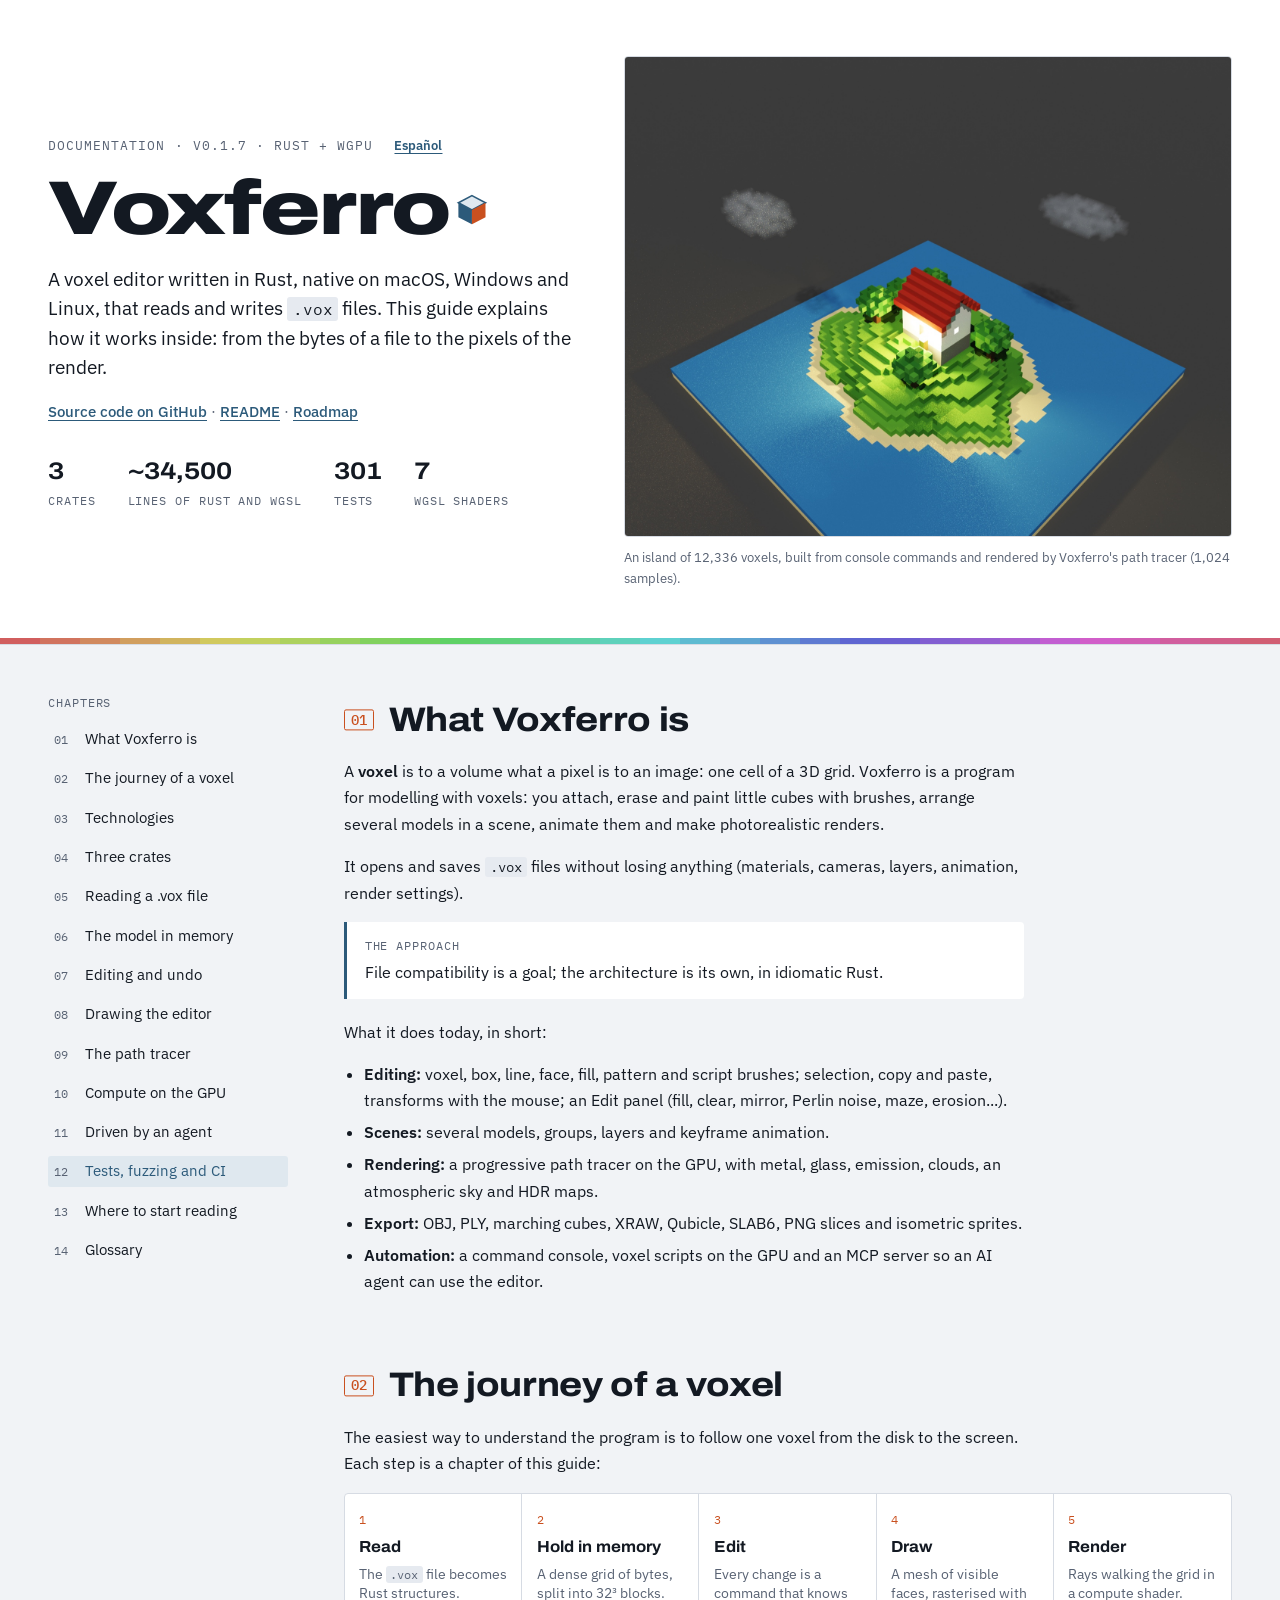
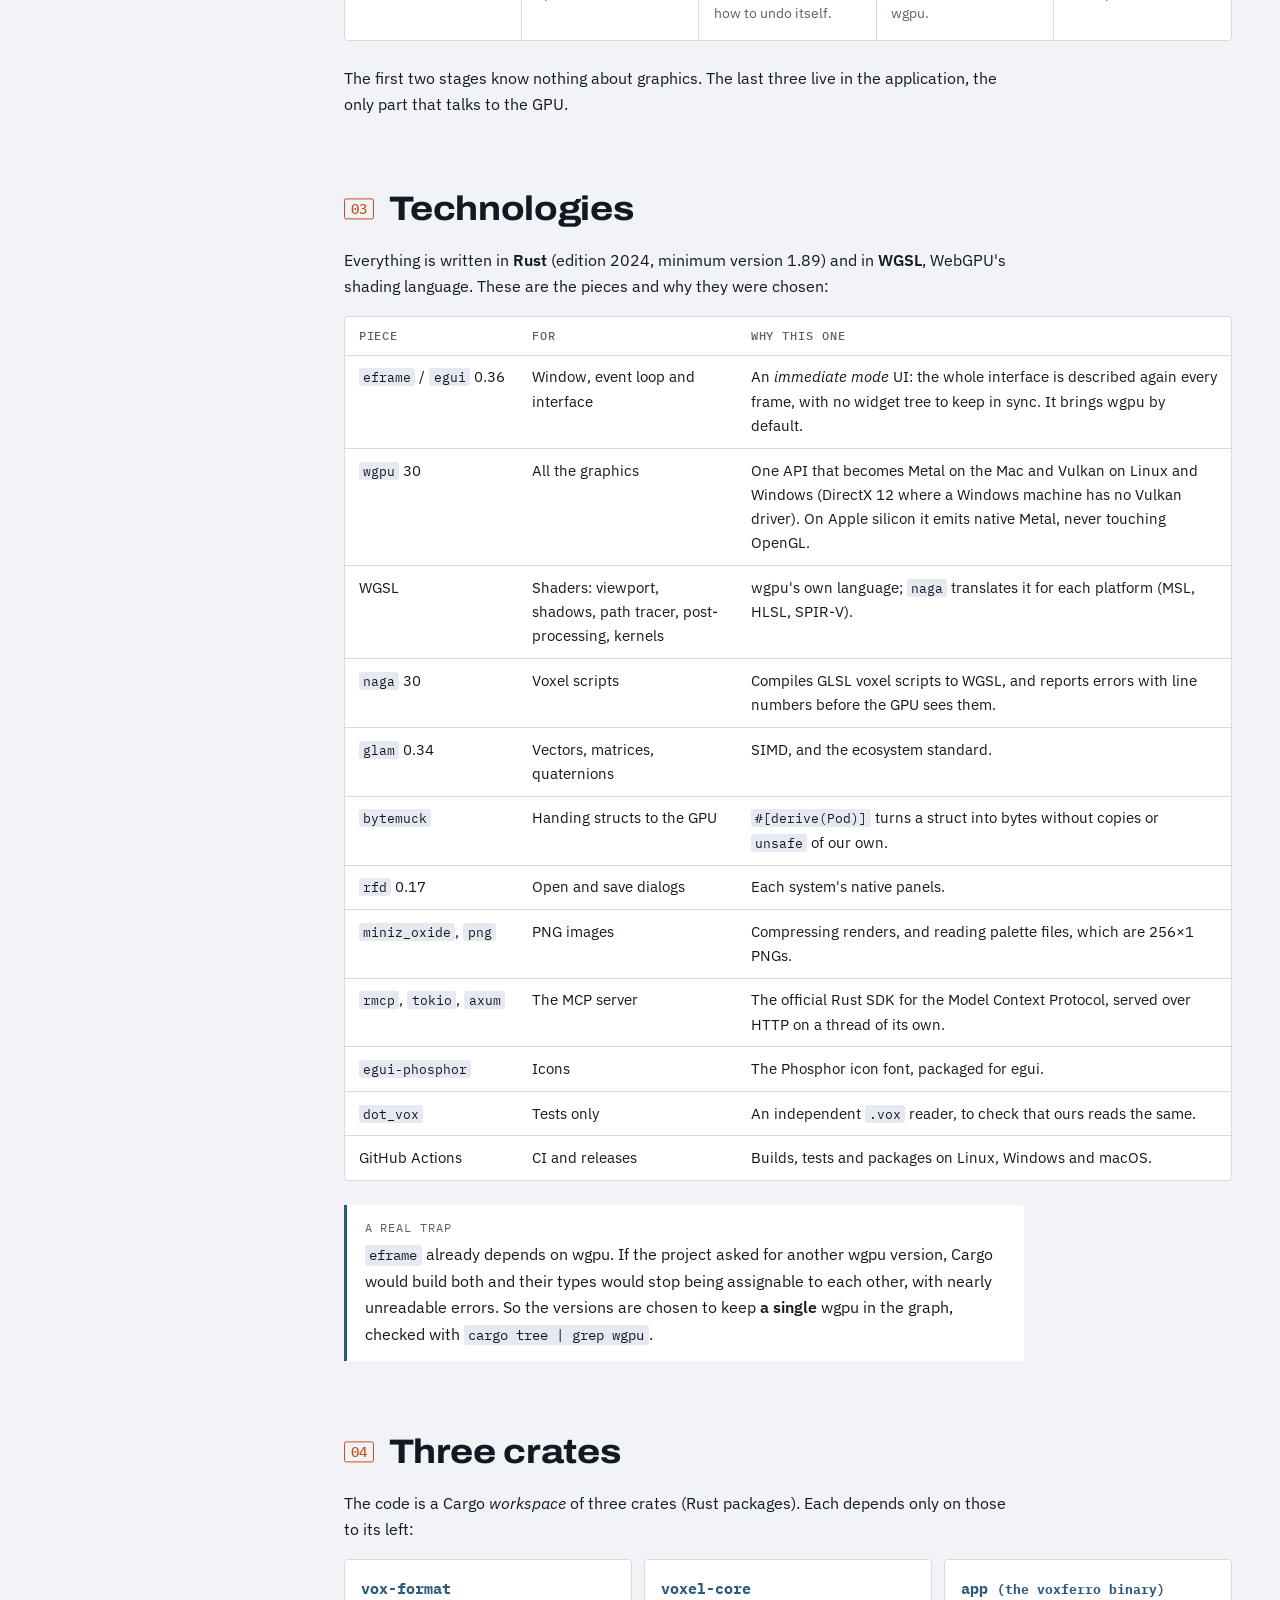
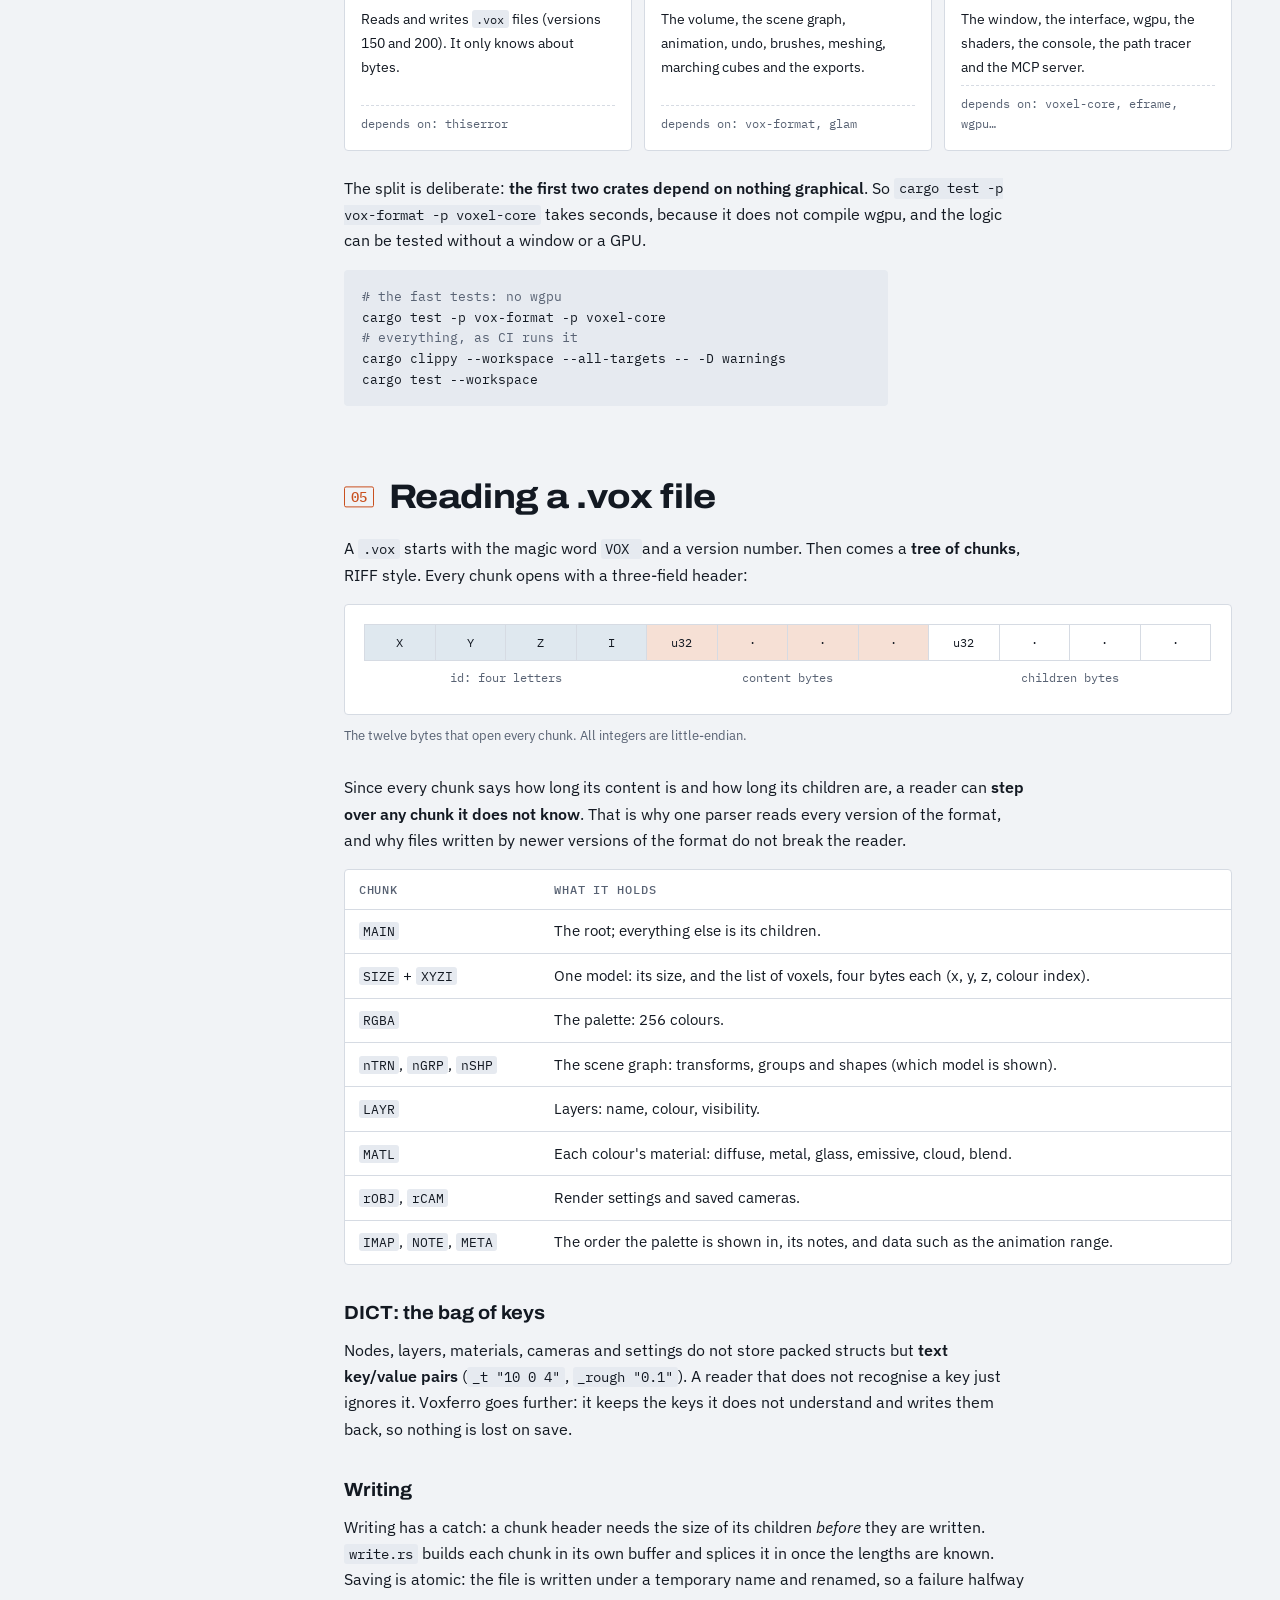
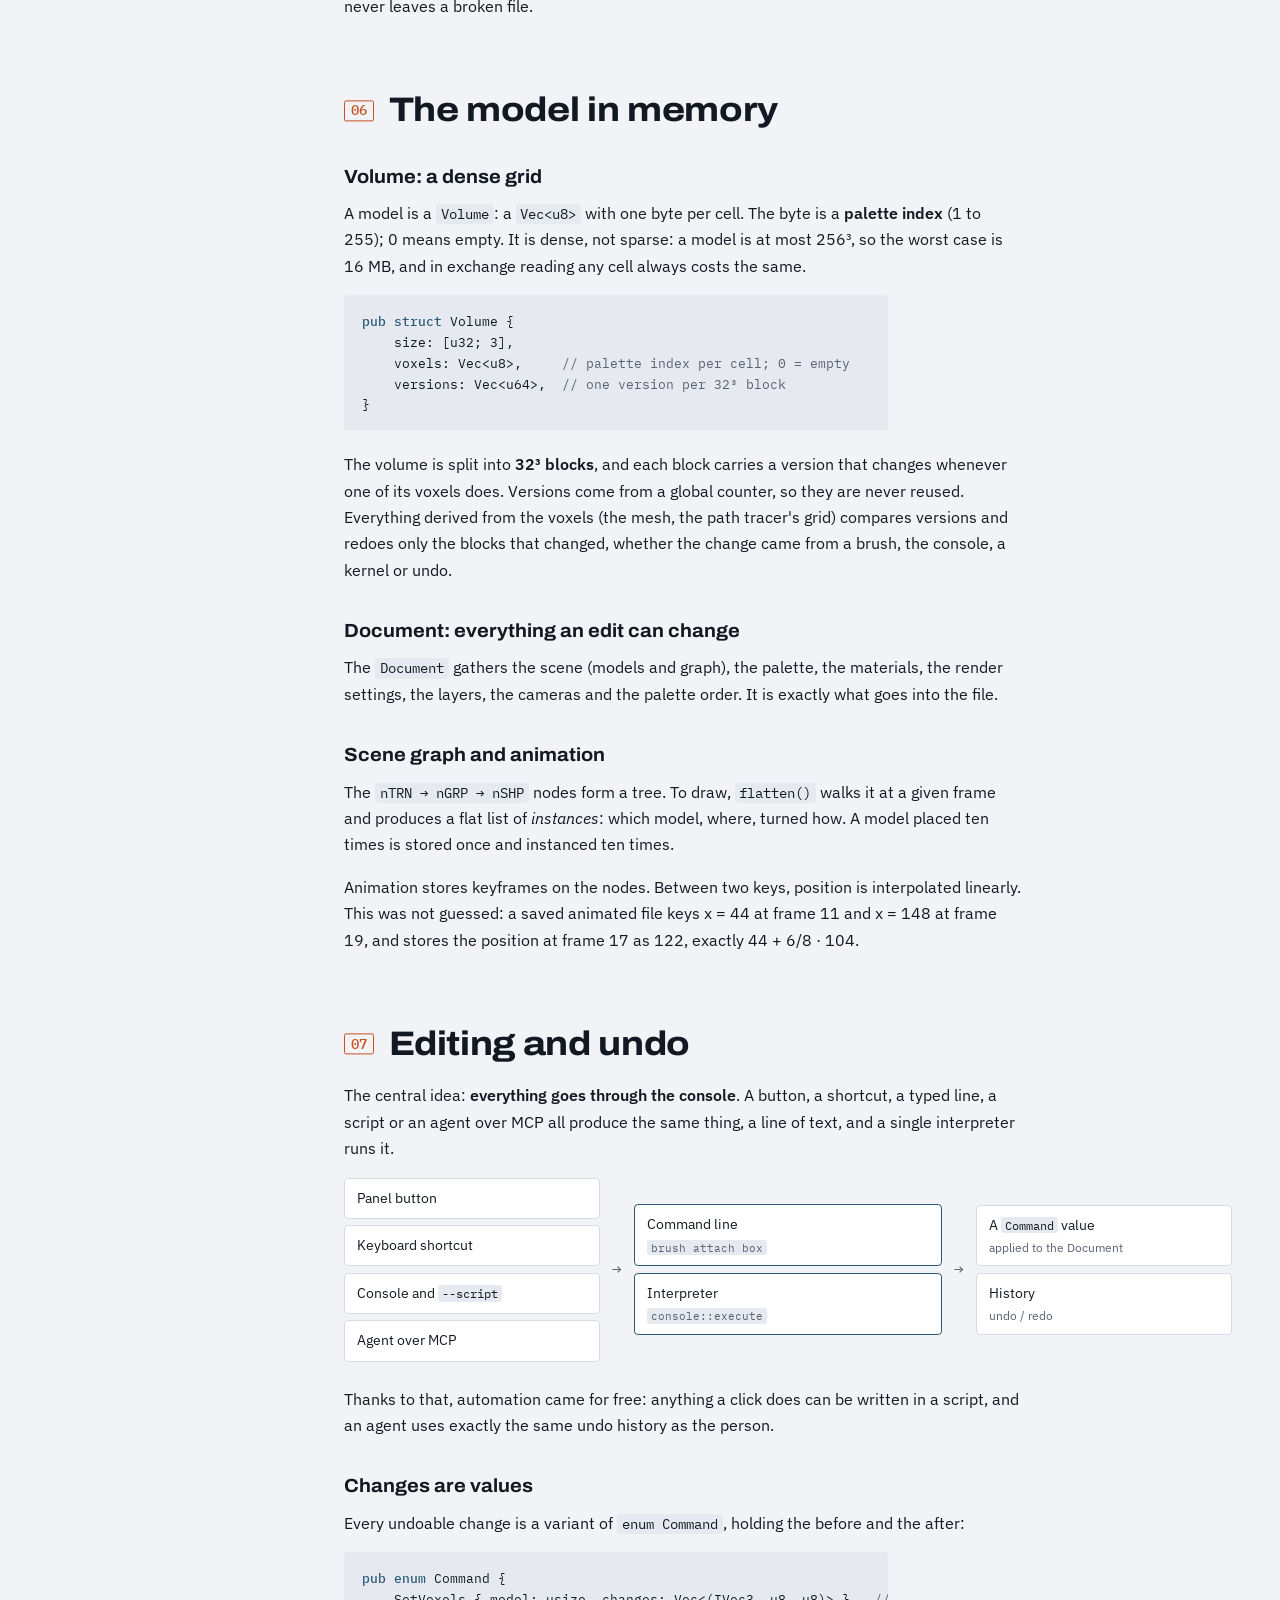
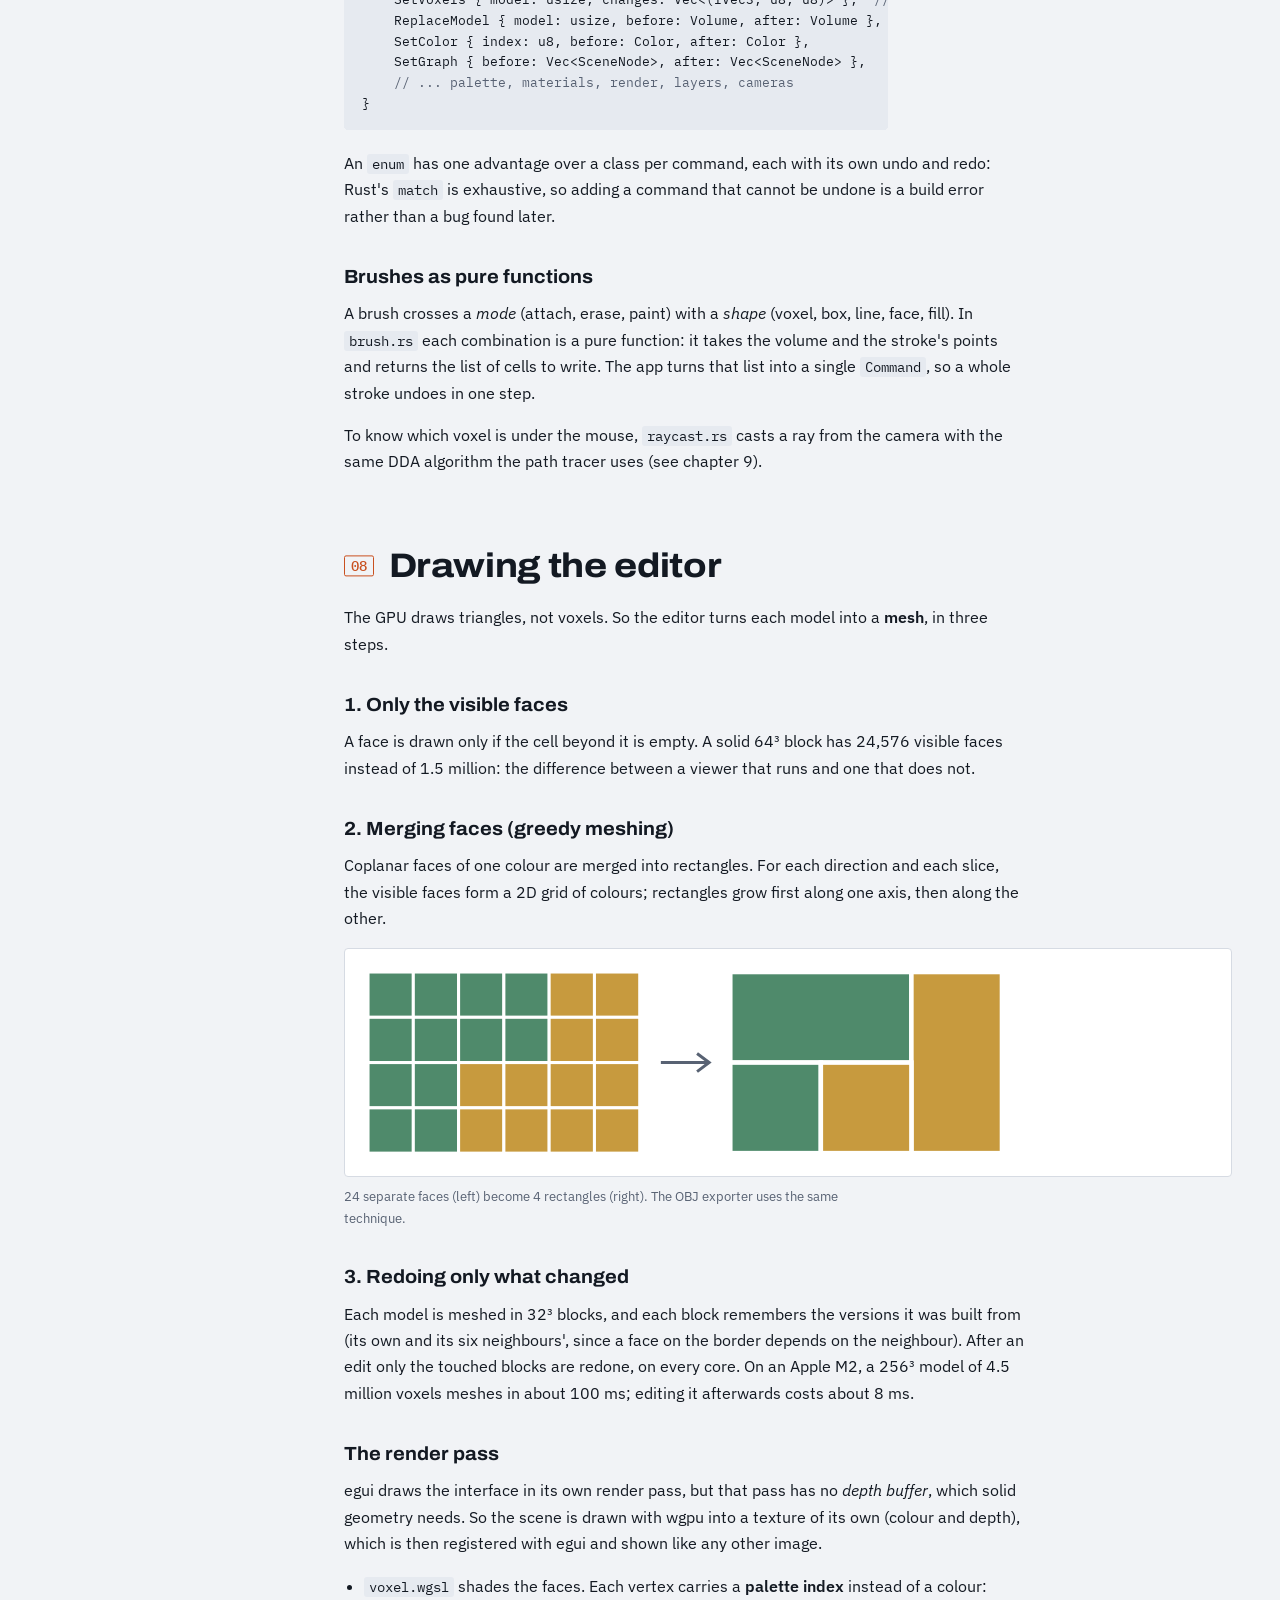
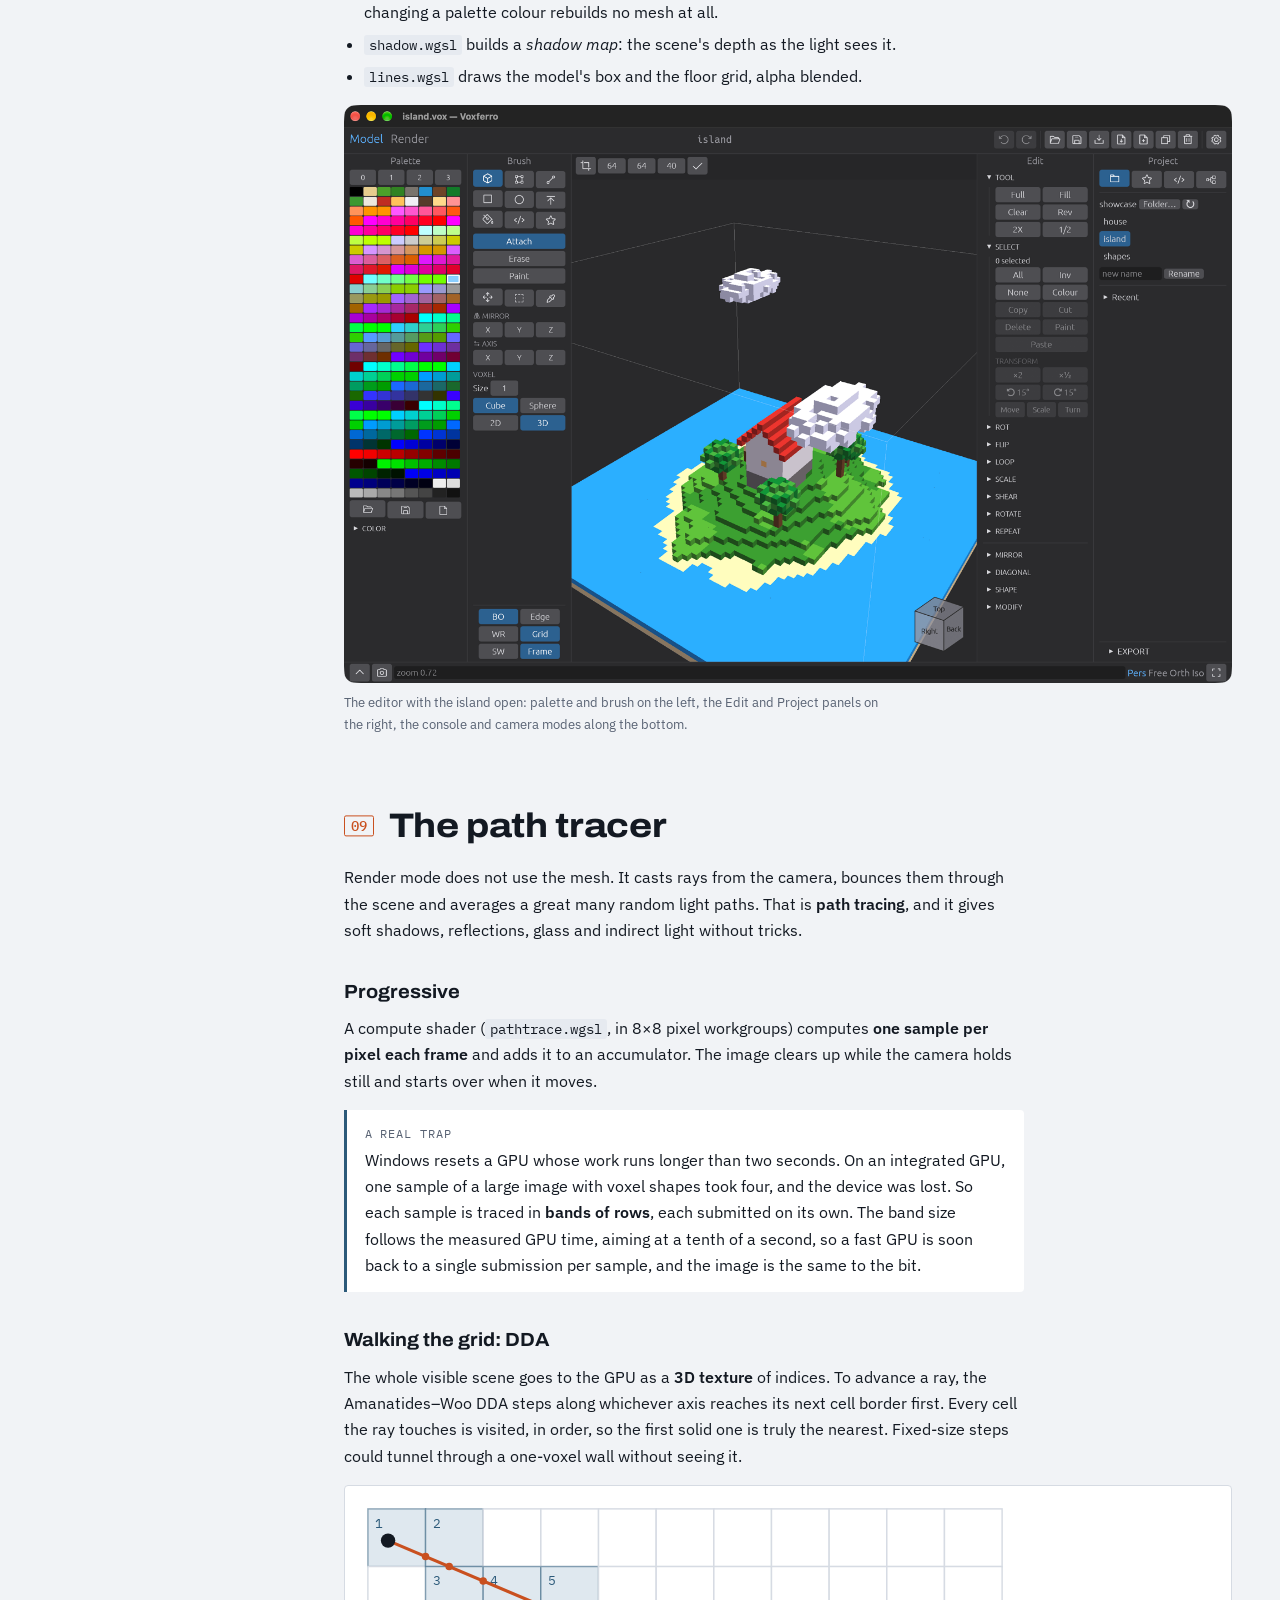
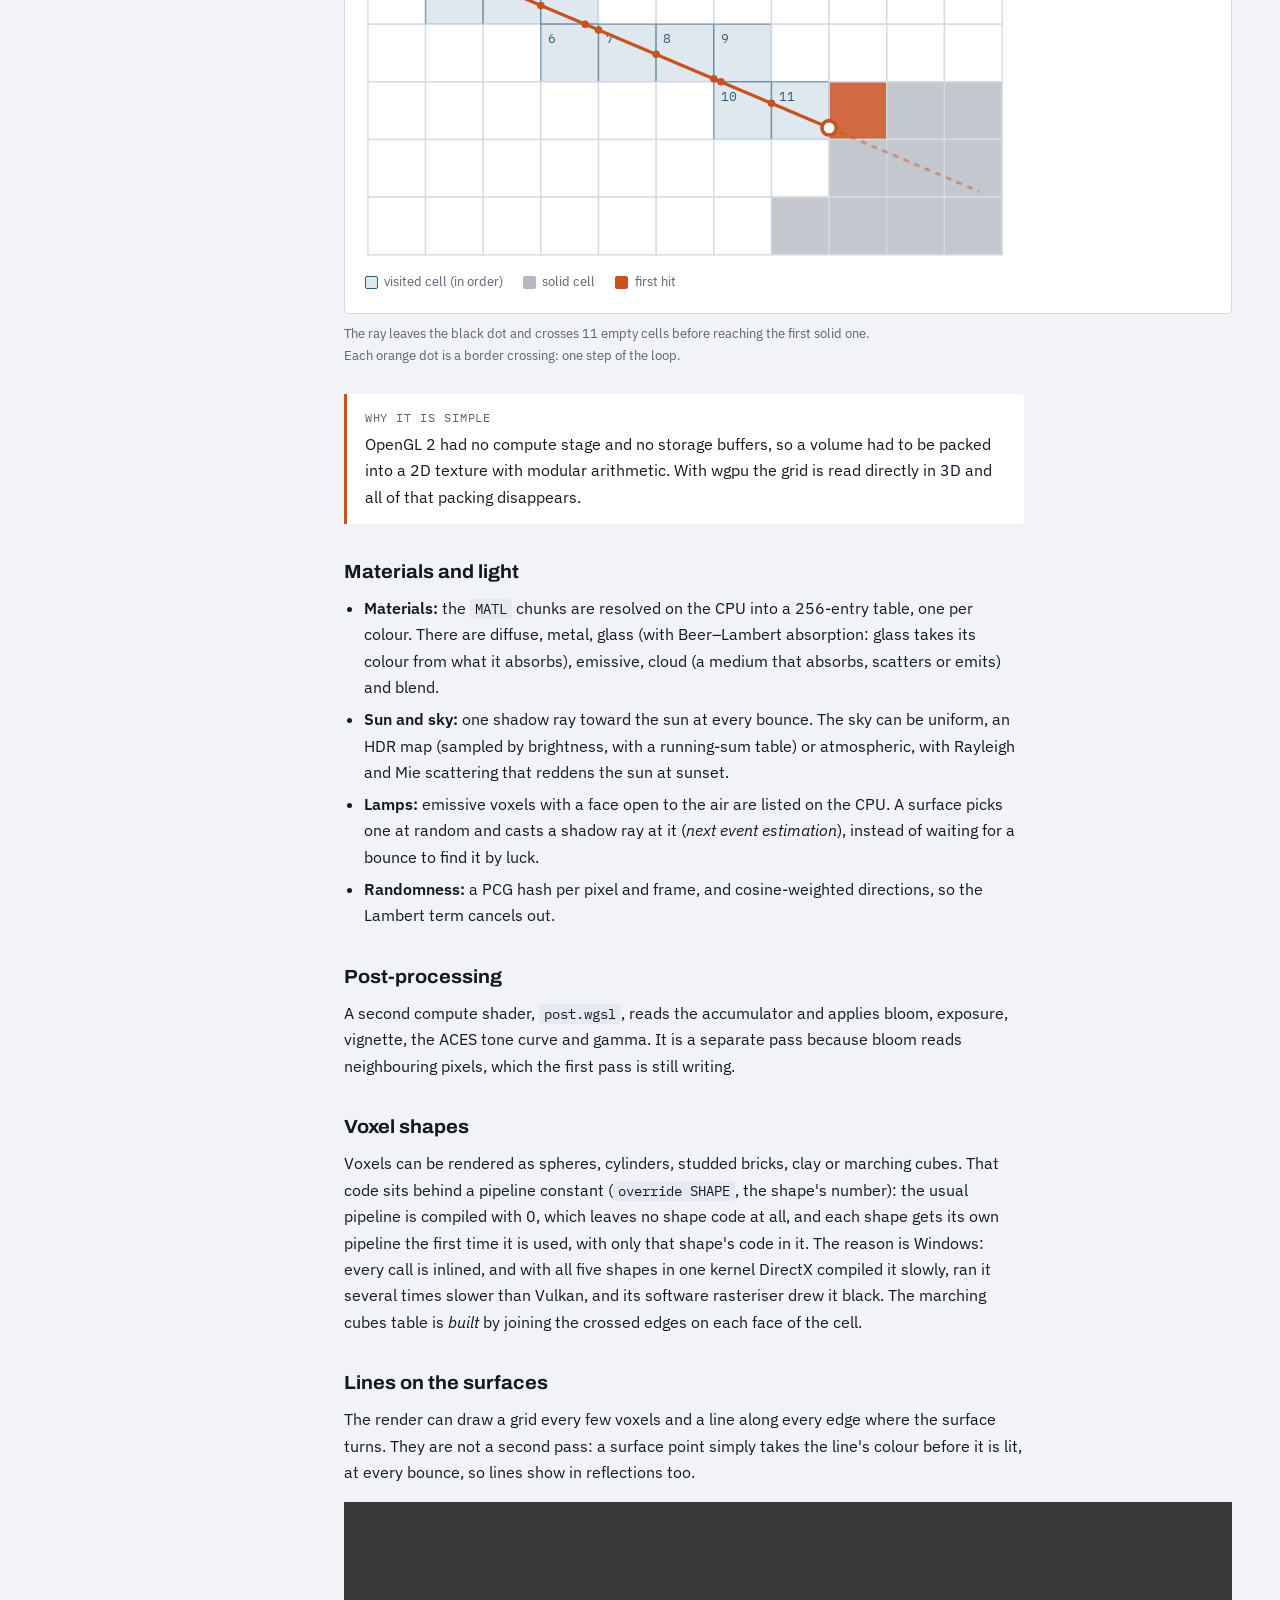
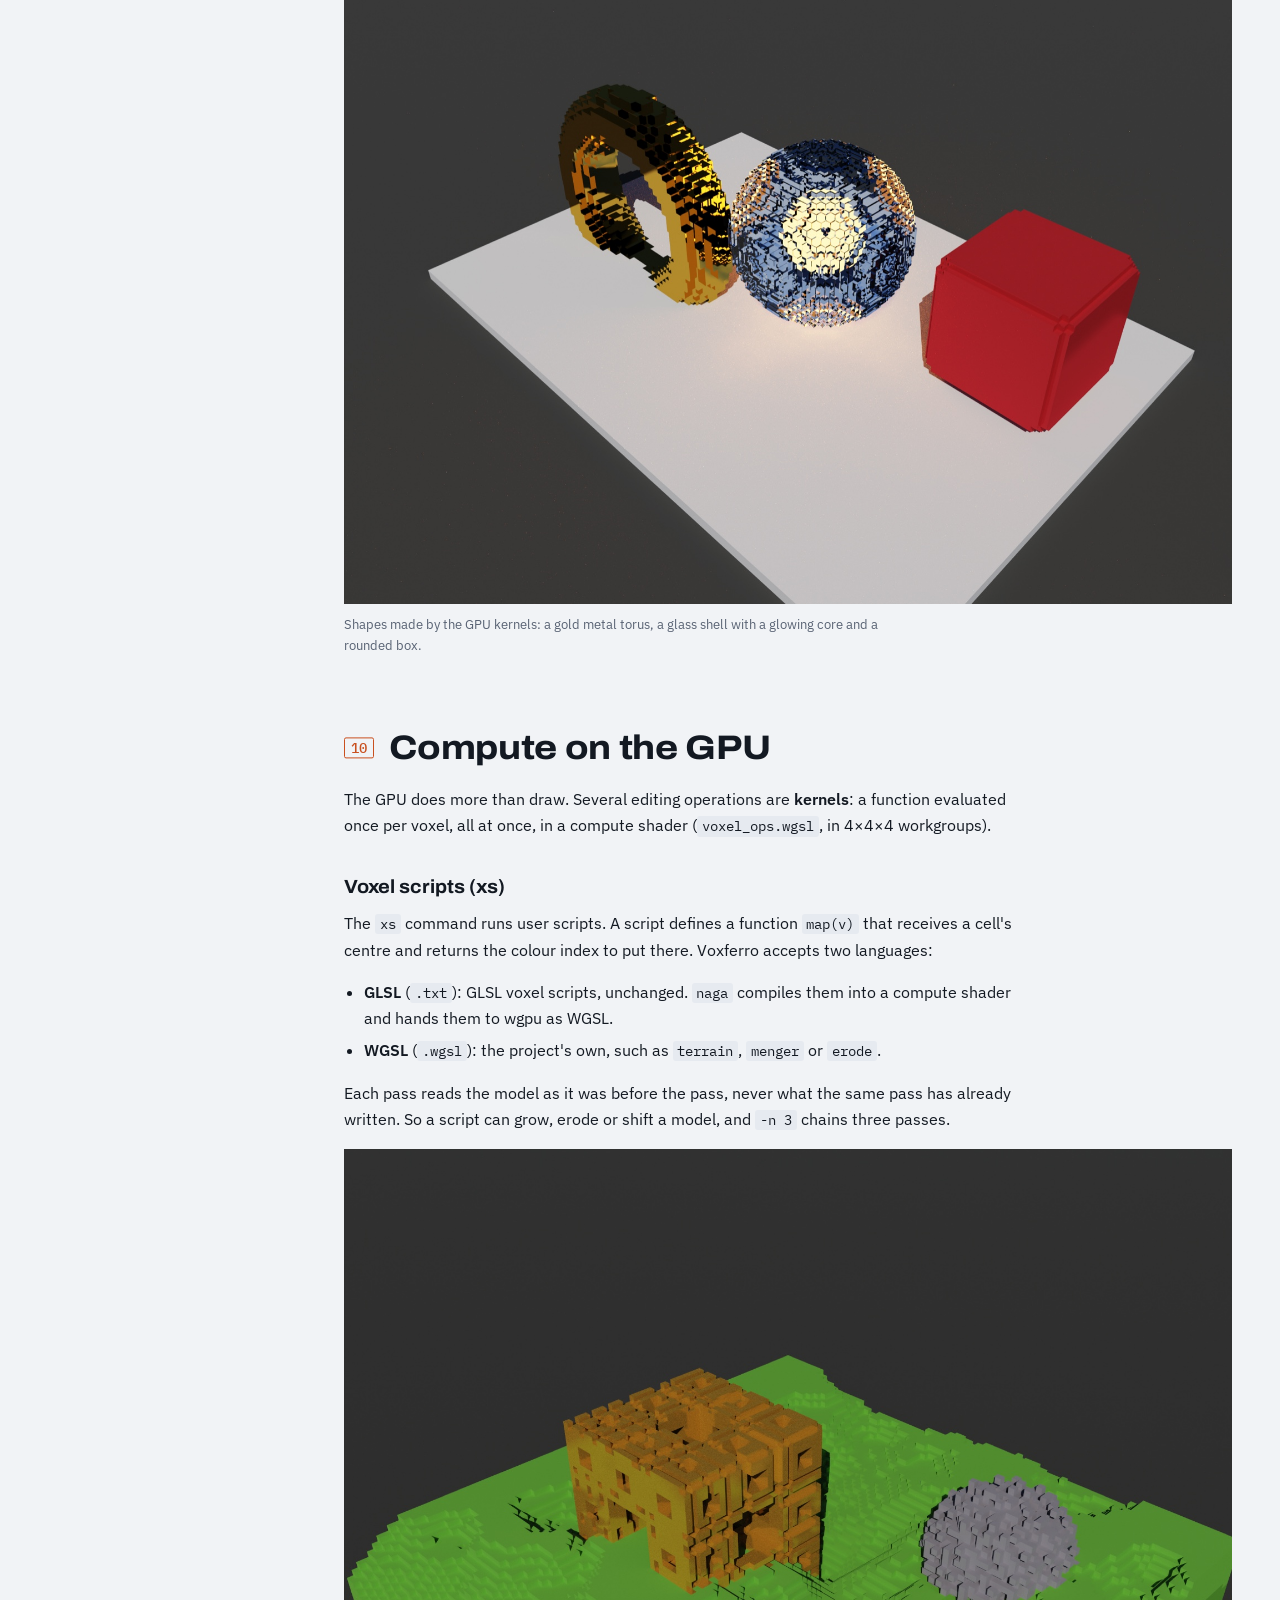
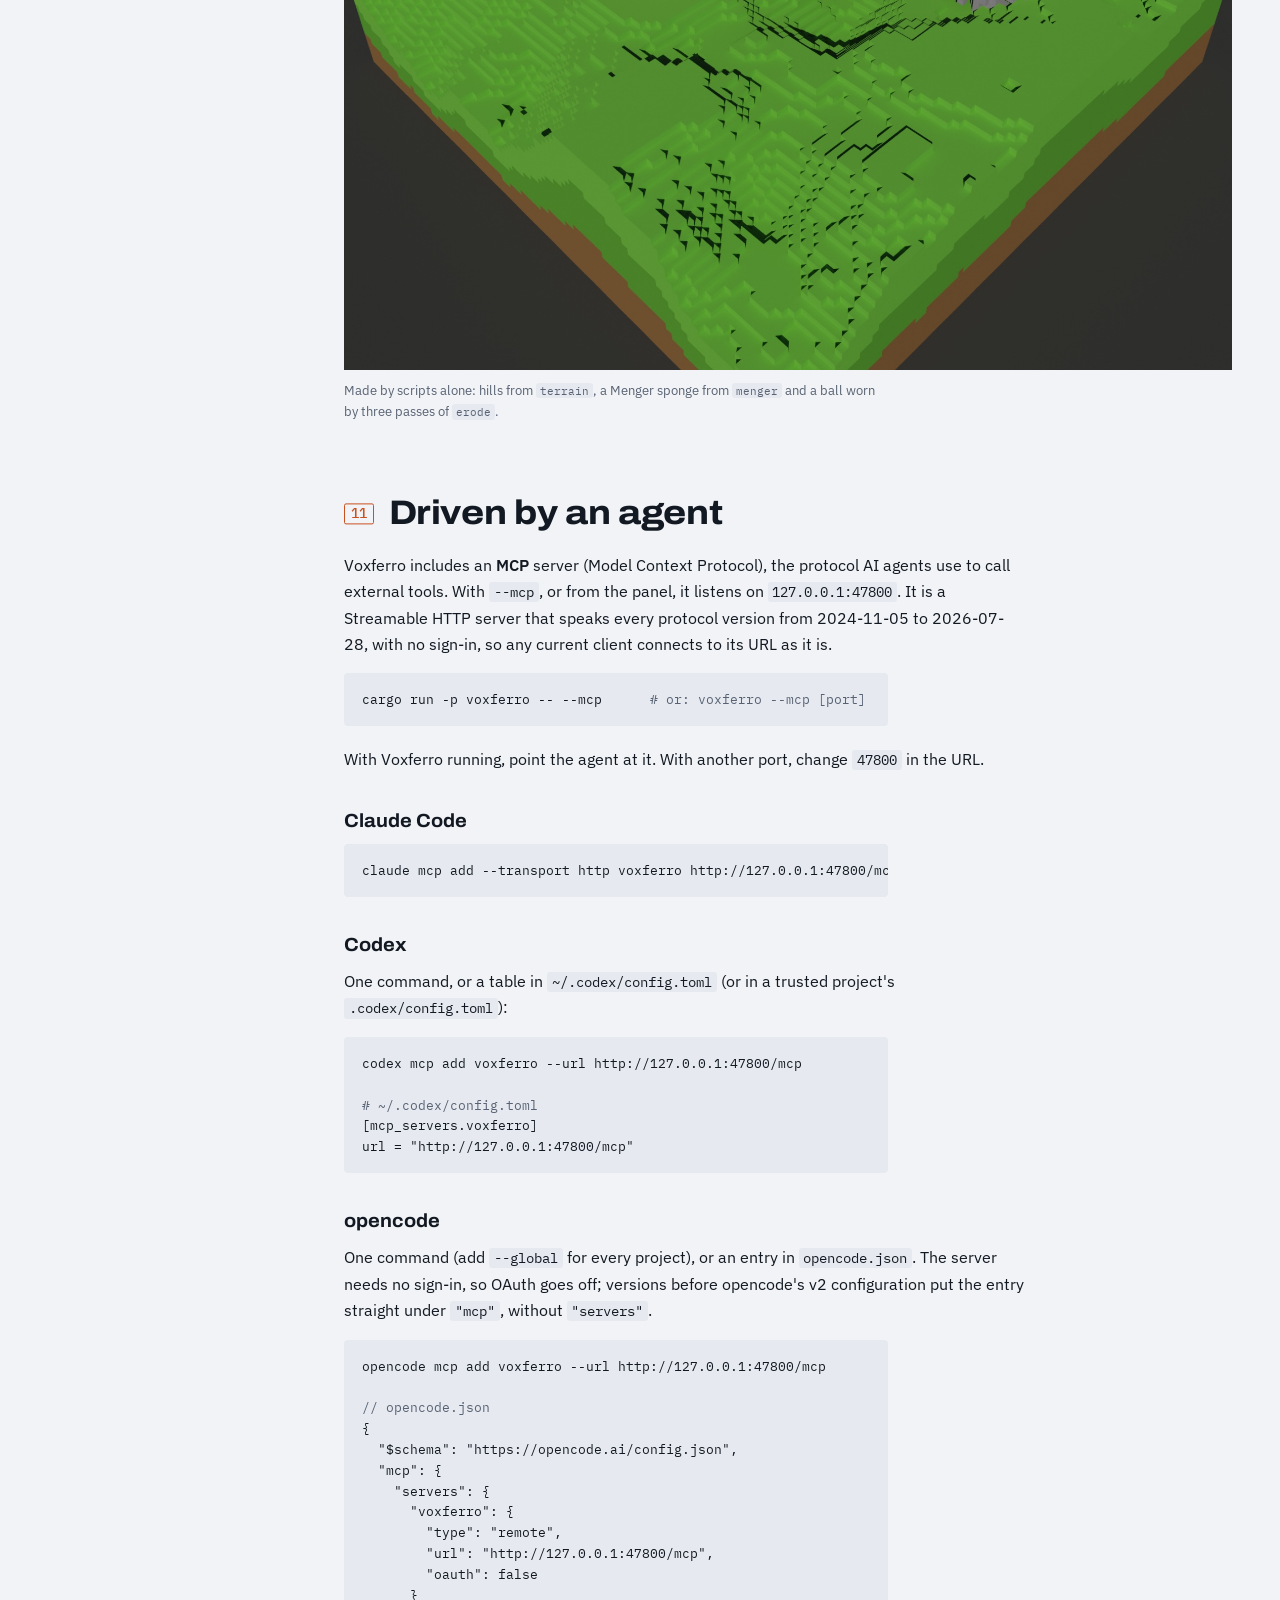
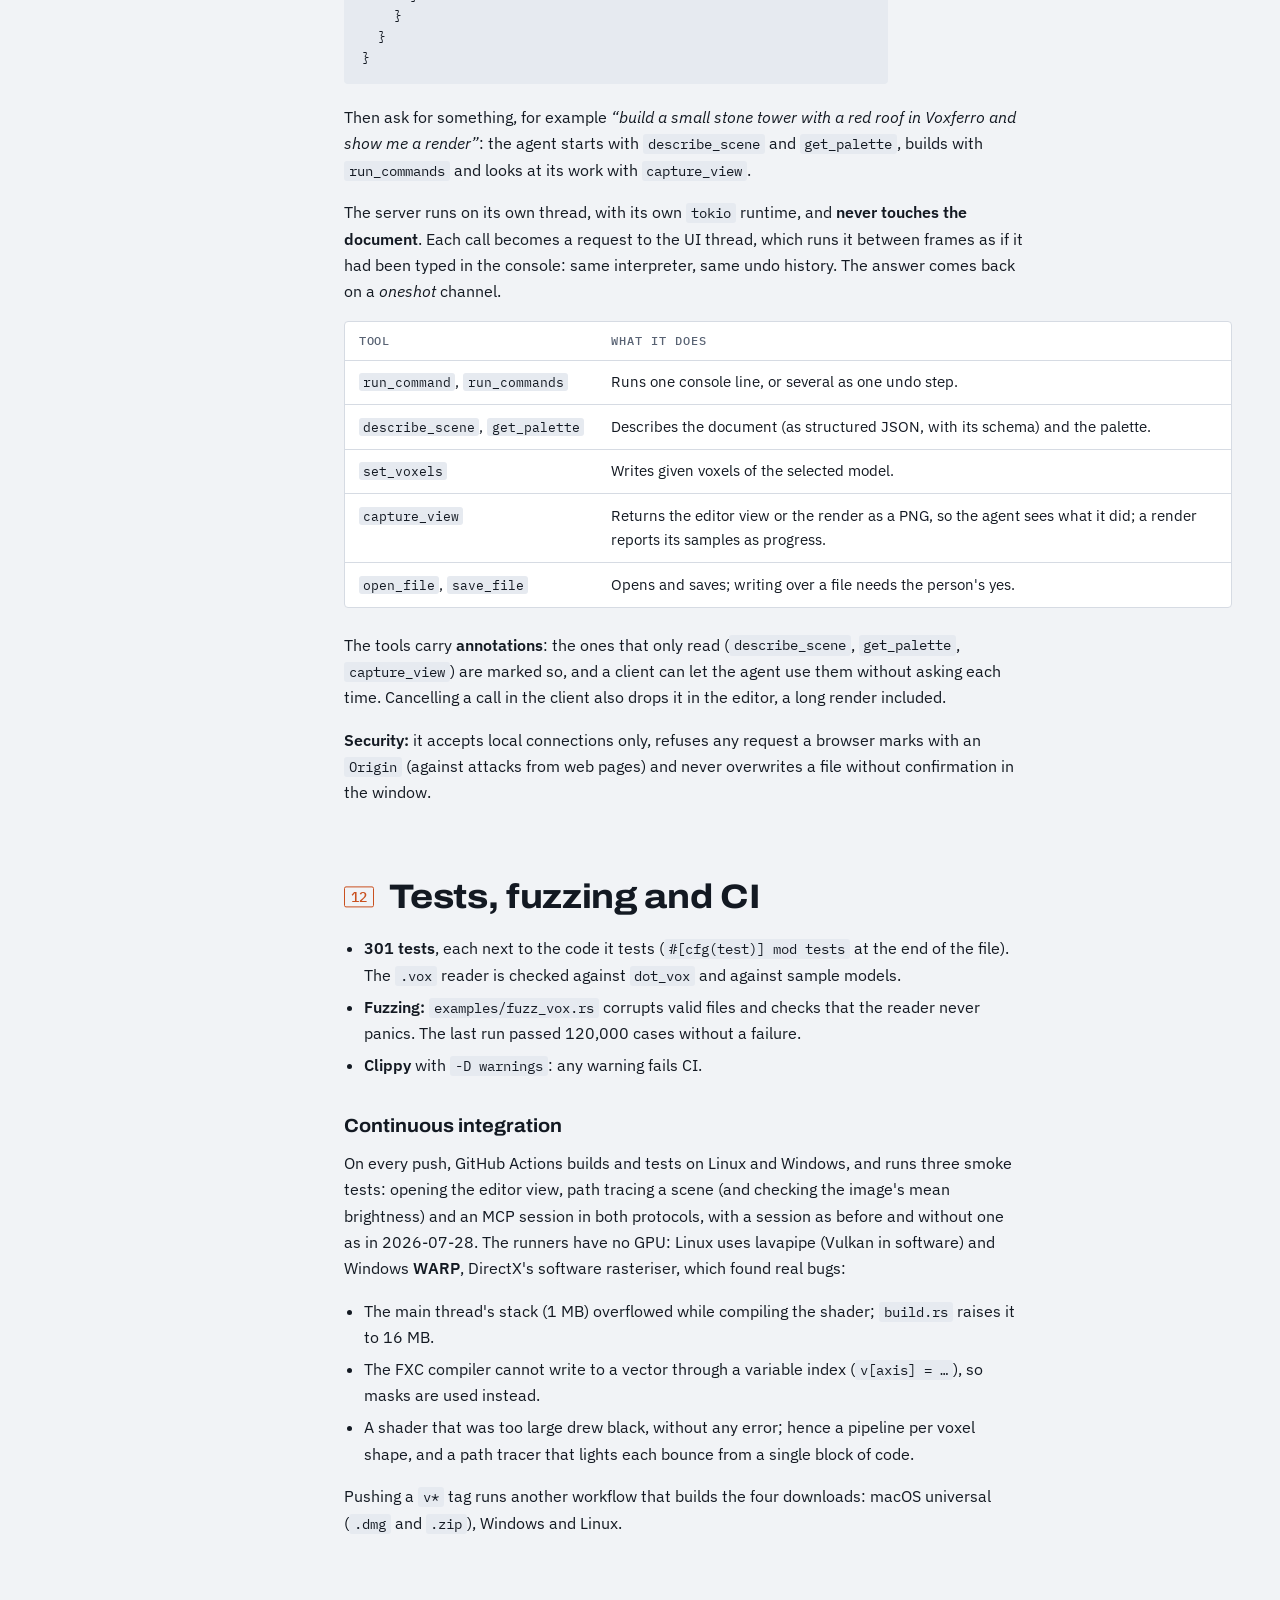
<file: docs/index.html>
<!doctype html>
<html lang="en">
<head>
<meta charset="utf-8">
<meta name="viewport" content="width=device-width, initial-scale=1, viewport-fit=cover">
<title>Voxferro Guide</title>
<meta name="description" content="How Voxferro, a voxel editor in Rust, works inside: from the bytes of a .vox file to the pixels of the path traced render.">
<link rel="icon" href="images/icon.png">
<link rel="alternate" hreflang="en" href="https://0xshellcode.github.io/voxferro/">
<link rel="alternate" hreflang="es" href="https://0xshellcode.github.io/voxferro/es/">
<link rel="preconnect" href="https://fonts.googleapis.com"><link rel="preconnect" href="https://fonts.gstatic.com" crossorigin><link rel="stylesheet" href="https://fonts.googleapis.com/css2?family=Archivo:wdth,wght@62..125,400..900&family=IBM+Plex+Mono:wght@400;500&family=IBM+Plex+Sans:ital,wght@0,400;0,500;0,600;1,400&display=swap">
<link rel="stylesheet" href="style.css">
</head>
<body>
<header class="hero">
  <div class="wrap">
    <div>
      <p class="eyebrow">Documentation · v0.1.7 · Rust + wgpu <span class="lang"><a href="es/" hreflang="es" lang="es">Español</a></span></p>
      <h1>Voxferro<svg class="cube" viewBox="0 0 40 40" aria-hidden="true"><path d="M20 2 L37 11 L20 20 L3 11 Z" style="fill:var(--iron-soft);stroke:var(--iron);stroke-width:2"/><path d="M3 11 L20 20 L20 38 L3 29 Z" style="fill:var(--iron)"/><path d="M37 11 L20 20 L20 38 L37 29 Z" style="fill:var(--ember)"/></svg></h1>
      <p class="lede">A voxel editor written in Rust, native on macOS, Windows and Linux, that reads and writes <code>.vox</code> files. This guide explains how it works inside: from the bytes of a file to the pixels of the render.</p>
      <p class="links"><a href="https://github.com/0xshellcode/voxferro">Source code on GitHub</a> · <a href="https://github.com/0xshellcode/voxferro#readme">README</a> · <a href="https://github.com/0xshellcode/voxferro/blob/master/ROADMAP.md">Roadmap</a></p>
      <dl class="facts">
        <div><dt>crates</dt><dd>3</dd></div>
        <div><dt>lines of Rust and WGSL</dt><dd>~34,500</dd></div>
        <div><dt>tests</dt><dd>301</dd></div>
        <div><dt>WGSL shaders</dt><dd>7</dd></div>
      </dl>
    </div>
    <figure>
      <img src="images/island.jpg" alt="A voxel island with trees and a house with lit windows, under an atmospheric sky with clouds" width="1600" height="1266">
      <figcaption>An island of 12,336 voxels, built from console commands and rendered by Voxferro's path tracer (1,024 samples).</figcaption>
    </figure>
  </div>
  <div class="strip" aria-hidden="true"><span style="background:#d15e5e"></span><span style="background:#d1735e"></span><span style="background:#d1895e"></span><span style="background:#d19e5e"></span><span style="background:#d1b45e"></span><span style="background:#d1c95e"></span><span style="background:#c2d15e"></span><span style="background:#add15e"></span><span style="background:#97d15e"></span><span style="background:#82d15e"></span><span style="background:#6cd15e"></span><span style="background:#5ed165"></span><span style="background:#5ed17a"></span><span style="background:#5ed190"></span><span style="background:#5ed1a5"></span><span style="background:#5ed1bb"></span><span style="background:#5ed1d1"></span><span style="background:#5ebbd1"></span><span style="background:#5ea5d1"></span><span style="background:#5e90d1"></span><span style="background:#5e7ad1"></span><span style="background:#5e65d1"></span><span style="background:#6c5ed1"></span><span style="background:#825ed1"></span><span style="background:#975ed1"></span><span style="background:#ad5ed1"></span><span style="background:#c25ed1"></span><span style="background:#d15ec9"></span><span style="background:#d15eb4"></span><span style="background:#d15e9e"></span><span style="background:#d15e89"></span><span style="background:#d15e73"></span></div>
</header>

<div class="wrap layout">
  <nav class="toc" aria-label="Chapters">
    <p>Chapters</p>
    <ol>
      <li><a href="#what">What Voxferro is</a></li>
      <li><a href="#journey">The journey of a voxel</a></li>
      <li><a href="#stack">Technologies</a></li>
      <li><a href="#crates">Three crates</a></li>
      <li><a href="#format">Reading a .vox file</a></li>
      <li><a href="#memory">The model in memory</a></li>
      <li><a href="#editing">Editing and undo</a></li>
      <li><a href="#viewport">Drawing the editor</a></li>
      <li><a href="#pathtracer">The path tracer</a></li>
      <li><a href="#gpu">Compute on the GPU</a></li>
      <li><a href="#mcp">Driven by an agent</a></li>
      <li><a href="#quality">Tests, fuzzing and CI</a></li>
      <li><a href="#reading">Where to start reading</a></li>
      <li><a href="#glossary">Glossary</a></li>
    </ol>
  </nav>

  <main>
    <section id="what">
      <h2>What Voxferro is</h2>
      <p>A <strong>voxel</strong> is to a volume what a pixel is to an image: one cell of a 3D grid. Voxferro is a program for modelling with voxels: you attach, erase and paint little cubes with brushes, arrange several models in a scene, animate them and make photorealistic renders.</p>
      <p>It opens and saves <code>.vox</code> files without losing anything (materials, cameras, layers, animation, render settings).</p>
      <div class="note">
        <span class="tag">The approach</span>
        <p>File compatibility is a goal; the architecture is its own, in idiomatic Rust.</p>
      </div>
      <p>What it does today, in short:</p>
      <ul>
        <li><strong>Editing:</strong> voxel, box, line, face, fill, pattern and script brushes; selection, copy and paste, transforms with the mouse; an Edit panel (fill, clear, mirror, Perlin noise, maze, erosion...).</li>
        <li><strong>Scenes:</strong> several models, groups, layers and keyframe animation.</li>
        <li><strong>Rendering:</strong> a progressive path tracer on the GPU, with metal, glass, emission, clouds, an atmospheric sky and HDR maps.</li>
        <li><strong>Export:</strong> OBJ, PLY, marching cubes, XRAW, Qubicle, SLAB6, PNG slices and isometric sprites.</li>
        <li><strong>Automation:</strong> a command console, voxel scripts on the GPU and an MCP server so an AI agent can use the editor.</li>
      </ul>
    </section>

    <section id="journey">
      <h2>The journey of a voxel</h2>
      <p>The easiest way to understand the program is to follow one voxel from the disk to the screen. Each step is a chapter of this guide:</p>
      <ol class="journey wide">
        <li><a href="#format"><b>Read</b><span>The <code>.vox</code> file becomes Rust structures.</span></a></li>
        <li><a href="#memory"><b>Hold in memory</b><span>A dense grid of bytes, split into 32³ blocks.</span></a></li>
        <li><a href="#editing"><b>Edit</b><span>Every change is a command that knows how to undo itself.</span></a></li>
        <li><a href="#viewport"><b>Draw</b><span>A mesh of visible faces, rasterised with wgpu.</span></a></li>
        <li><a href="#pathtracer"><b>Render</b><span>Rays walking the grid in a compute shader.</span></a></li>
      </ol>
      <p>The first two stages know nothing about graphics. The last three live in the application, the only part that talks to the GPU.</p>
    </section>

    <section id="stack">
      <h2>Technologies</h2>
      <p>Everything is written in <strong>Rust</strong> (edition 2024, minimum version 1.89) and in <strong>WGSL</strong>, WebGPU's shading language. These are the pieces and why they were chosen:</p>
      <div class="table wide"><table>
        <thead><tr><th>Piece</th><th>For</th><th>Why this one</th></tr></thead>
        <tbody>
          <tr><td><code>eframe</code> / <code>egui</code> 0.36</td><td>Window, event loop and interface</td><td>An <em>immediate mode</em> UI: the whole interface is described again every frame, with no widget tree to keep in sync. It brings wgpu by default.</td></tr>
          <tr><td><code>wgpu</code> 30</td><td>All the graphics</td><td>One API that becomes Metal on the Mac and Vulkan on Linux and Windows (DirectX 12 where a Windows machine has no Vulkan driver). On Apple silicon it emits native Metal, never touching OpenGL.</td></tr>
          <tr><td>WGSL</td><td>Shaders: viewport, shadows, path tracer, post-processing, kernels</td><td>wgpu's own language; <code>naga</code> translates it for each platform (MSL, HLSL, SPIR-V).</td></tr>
          <tr><td><code>naga</code> 30</td><td>Voxel scripts</td><td>Compiles GLSL voxel scripts to WGSL, and reports errors with line numbers before the GPU sees them.</td></tr>
          <tr><td><code>glam</code> 0.34</td><td>Vectors, matrices, quaternions</td><td>SIMD, and the ecosystem standard.</td></tr>
          <tr><td><code>bytemuck</code></td><td>Handing structs to the GPU</td><td><code>#[derive(Pod)]</code> turns a struct into bytes without copies or <code>unsafe</code> of our own.</td></tr>
          <tr><td><code>rfd</code> 0.17</td><td>Open and save dialogs</td><td>Each system's native panels.</td></tr>
          <tr><td><code>miniz_oxide</code>, <code>png</code></td><td>PNG images</td><td>Compressing renders, and reading palette files, which are 256×1 PNGs.</td></tr>
          <tr><td><code>rmcp</code>, <code>tokio</code>, <code>axum</code></td><td>The MCP server</td><td>The official Rust SDK for the Model Context Protocol, served over HTTP on a thread of its own.</td></tr>
          <tr><td><code>egui-phosphor</code></td><td>Icons</td><td>The Phosphor icon font, packaged for egui.</td></tr>
          <tr><td><code>dot_vox</code></td><td>Tests only</td><td>An independent <code>.vox</code> reader, to check that ours reads the same.</td></tr>
          <tr><td>GitHub Actions</td><td>CI and releases</td><td>Builds, tests and packages on Linux, Windows and macOS.</td></tr>
        </tbody>
      </table></div>
      <div class="note">
        <span class="tag">A real trap</span>
        <p><code>eframe</code> already depends on wgpu. If the project asked for another wgpu version, Cargo would build both and their types would stop being assignable to each other, with nearly unreadable errors. So the versions are chosen to keep <strong>a single</strong> wgpu in the graph, checked with <code>cargo tree | grep wgpu</code>.</p>
      </div>
    </section>

    <section id="crates">
      <h2>Three crates</h2>
      <p>The code is a Cargo <em>workspace</em> of three crates (Rust packages). Each depends only on those to its left:</p>
      <div class="crates wide">
        <div class="crate"><h4>vox-format</h4><p>Reads and writes <code>.vox</code> files (versions 150 and 200). It only knows about bytes.</p><span class="deps">depends on: thiserror</span></div>
        <div class="crate"><h4>voxel-core</h4><p>The volume, the scene graph, animation, undo, brushes, meshing, marching cubes and the exports.</p><span class="deps">depends on: vox-format, glam</span></div>
        <div class="crate"><h4>app <small>(the voxferro binary)</small></h4><p>The window, the interface, wgpu, the shaders, the console, the path tracer and the MCP server.</p><span class="deps">depends on: voxel-core, eframe, wgpu…</span></div>
      </div>
      <p>The split is deliberate: <strong>the first two crates depend on nothing graphical</strong>. So <code>cargo test -p vox-format -p voxel-core</code> takes seconds, because it does not compile wgpu, and the logic can be tested without a window or a GPU.</p>
      <pre><code><span class="c"># the fast tests: no wgpu</span>
cargo test -p vox-format -p voxel-core
<span class="c"># everything, as CI runs it</span>
cargo clippy --workspace --all-targets -- -D warnings
cargo test --workspace</code></pre>
    </section>

    <section id="format">
      <h2>Reading a .vox file</h2>
      <p>A <code>.vox</code> starts with the magic word <code>VOX </code> and a version number. Then comes a <strong>tree of chunks</strong>, RIFF style. Every chunk opens with a three-field header:</p>
      <figure class="fig wide">
        <div class="panel"><div class="bytes" role="img" aria-label="A chunk header: 4 bytes of id, 4 of content size and 4 of children size">
          <div class="id">X</div><div class="id">Y</div><div class="id">Z</div><div class="id">I</div>
          <div class="n1">u32</div><div class="n1">·</div><div class="n1">·</div><div class="n1">·</div>
          <div>u32</div><div>·</div><div>·</div><div>·</div>
          <div class="f">id: four letters</div><div class="f">content bytes</div><div class="f">children bytes</div>
        </div></div>
        <figcaption>The twelve bytes that open every chunk. All integers are little-endian.</figcaption>
      </figure>
      <p>Since every chunk says how long its content is and how long its children are, a reader can <strong>step over any chunk it does not know</strong>. That is why one parser reads every version of the format, and why files written by newer versions of the format do not break the reader.</p>
      <div class="table wide"><table>
        <thead><tr><th>Chunk</th><th>What it holds</th></tr></thead>
        <tbody>
          <tr><td><code>MAIN</code></td><td>The root; everything else is its children.</td></tr>
          <tr><td><code>SIZE</code> + <code>XYZI</code></td><td>One model: its size, and the list of voxels, four bytes each (x, y, z, colour index).</td></tr>
          <tr><td><code>RGBA</code></td><td>The palette: 256 colours.</td></tr>
          <tr><td><code>nTRN</code>, <code>nGRP</code>, <code>nSHP</code></td><td>The scene graph: transforms, groups and shapes (which model is shown).</td></tr>
          <tr><td><code>LAYR</code></td><td>Layers: name, colour, visibility.</td></tr>
          <tr><td><code>MATL</code></td><td>Each colour's material: diffuse, metal, glass, emissive, cloud, blend.</td></tr>
          <tr><td><code>rOBJ</code>, <code>rCAM</code></td><td>Render settings and saved cameras.</td></tr>
          <tr><td><code>IMAP</code>, <code>NOTE</code>, <code>META</code></td><td>The order the palette is shown in, its notes, and data such as the animation range.</td></tr>
        </tbody>
      </table></div>
      <h3>DICT: the bag of keys</h3>
      <p>Nodes, layers, materials, cameras and settings do not store packed structs but <strong>text key/value pairs</strong> (<code>_t "10 0 4"</code>, <code>_rough "0.1"</code>). A reader that does not recognise a key just ignores it. Voxferro goes further: it keeps the keys it does not understand and writes them back, so nothing is lost on save.</p>
      <h3>Writing</h3>
      <p>Writing has a catch: a chunk header needs the size of its children <em>before</em> they are written. <code>write.rs</code> builds each chunk in its own buffer and splices it in once the lengths are known. Saving is atomic: the file is written under a temporary name and renamed, so a failure halfway never leaves a broken file.</p>
    </section>

    <section id="memory">
      <h2>The model in memory</h2>
      <h3>Volume: a dense grid</h3>
      <p>A model is a <code>Volume</code>: a <code>Vec&lt;u8&gt;</code> with one byte per cell. The byte is a <strong>palette index</strong> (1 to 255); 0 means empty. It is dense, not sparse: a model is at most 256³, so the worst case is 16 MB, and in exchange reading any cell always costs the same.</p>
      <pre><code><span class="k">pub struct</span> Volume {
    size: [u32; 3],
    voxels: Vec&lt;u8&gt;,     <span class="c">// palette index per cell; 0 = empty</span>
    versions: Vec&lt;u64&gt;,  <span class="c">// one version per 32³ block</span>
}</code></pre>
      <p>The volume is split into <strong>32³ blocks</strong>, and each block carries a version that changes whenever one of its voxels does. Versions come from a global counter, so they are never reused. Everything derived from the voxels (the mesh, the path tracer's grid) compares versions and redoes only the blocks that changed, whether the change came from a brush, the console, a kernel or undo.</p>
      <h3>Document: everything an edit can change</h3>
      <p>The <code>Document</code> gathers the scene (models and graph), the palette, the materials, the render settings, the layers, the cameras and the palette order. It is exactly what goes into the file.</p>
      <h3>Scene graph and animation</h3>
      <p>The <code>nTRN → nGRP → nSHP</code> nodes form a tree. To draw, <code>flatten()</code> walks it at a given frame and produces a flat list of <em>instances</em>: which model, where, turned how. A model placed ten times is stored once and instanced ten times.</p>
      <p>Animation stores keyframes on the nodes. Between two keys, position is interpolated linearly. This was not guessed: a saved animated file keys x = 44 at frame 11 and x = 148 at frame 19, and stores the position at frame 17 as 122, exactly 44 + 6/8 · 104.</p>
    </section>

    <section id="editing">
      <h2>Editing and undo</h2>
      <p>The central idea: <strong>everything goes through the console</strong>. A button, a shortcut, a typed line, a script or an agent over MCP all produce the same thing, a line of text, and a single interpreter runs it.</p>
      <div class="flow wide">
        <div class="src">
          <div class="box">Panel button</div>
          <div class="box">Keyboard shortcut</div>
          <div class="box">Console and <code>--script</code></div>
          <div class="box">Agent over MCP</div>
        </div>
        <div class="to" aria-hidden="true">→</div>
        <div class="stack">
          <div class="box key">Command line<small><code>brush attach box</code></small></div>
          <div class="box key">Interpreter<small><code>console::execute</code></small></div>
        </div>
        <div class="to" aria-hidden="true">→</div>
        <div class="stack">
          <div class="box">A <code>Command</code> value<small>applied to the Document</small></div>
          <div class="box">History<small>undo / redo</small></div>
        </div>
      </div>
      <p>Thanks to that, automation came for free: anything a click does can be written in a script, and an agent uses exactly the same undo history as the person.</p>
      <h3>Changes are values</h3>
      <p>Every undoable change is a variant of <code>enum Command</code>, holding the before and the after:</p>
      <pre><code><span class="k">pub enum</span> Command {
    SetVoxels { model: usize, changes: Vec&lt;(IVec3, u8, u8)&gt; },  <span class="c">// cell, before, after</span>
    ReplaceModel { model: usize, before: Volume, after: Volume },
    SetColor { index: u8, before: Color, after: Color },
    SetGraph { before: Vec&lt;SceneNode&gt;, after: Vec&lt;SceneNode&gt; },
    <span class="c">// ... palette, materials, render, layers, cameras</span>
}</code></pre>
      <p>An <code>enum</code> has one advantage over a class per command, each with its own undo and redo: Rust's <code>match</code> is exhaustive, so adding a command that cannot be undone is a build error rather than a bug found later.</p>
      <h3>Brushes as pure functions</h3>
      <p>A brush crosses a <em>mode</em> (attach, erase, paint) with a <em>shape</em> (voxel, box, line, face, fill). In <code>brush.rs</code> each combination is a pure function: it takes the volume and the stroke's points and returns the list of cells to write. The app turns that list into a single <code>Command</code>, so a whole stroke undoes in one step.</p>
      <p>To know which voxel is under the mouse, <code>raycast.rs</code> casts a ray from the camera with the same DDA algorithm the path tracer uses (see chapter 9).</p>
    </section>

    <section id="viewport">
      <h2>Drawing the editor</h2>
      <p>The GPU draws triangles, not voxels. So the editor turns each model into a <strong>mesh</strong>, in three steps.</p>
      <h3>1. Only the visible faces</h3>
      <p>A face is drawn only if the cell beyond it is empty. A solid 64³ block has 24,576 visible faces instead of 1.5 million: the difference between a viewer that runs and one that does not.</p>
      <h3>2. Merging faces (greedy meshing)</h3>
      <p>Coplanar faces of one colour are merged into rectangles. For each direction and each slice, the visible faces form a 2D grid of colours; rectangles grow first along one axis, then along the other.</p>
      <figure class="fig wide">
        <div class="panel"><svg class="dia" viewBox="-2 -2 424 124" role="img" aria-labelledby="gr-t"><title id="gr-t">Greedy meshing</title><rect class="q a" x="0" y="0" width="30" height="30"/><rect class="q a" x="30" y="0" width="30" height="30"/><rect class="q a" x="60" y="0" width="30" height="30"/><rect class="q a" x="90" y="0" width="30" height="30"/><rect class="q b" x="120" y="0" width="30" height="30"/><rect class="q b" x="150" y="0" width="30" height="30"/><rect class="q a" x="0" y="30" width="30" height="30"/><rect class="q a" x="30" y="30" width="30" height="30"/><rect class="q a" x="60" y="30" width="30" height="30"/><rect class="q a" x="90" y="30" width="30" height="30"/><rect class="q b" x="120" y="30" width="30" height="30"/><rect class="q b" x="150" y="30" width="30" height="30"/><rect class="q a" x="0" y="60" width="30" height="30"/><rect class="q a" x="30" y="60" width="30" height="30"/><rect class="q b" x="60" y="60" width="30" height="30"/><rect class="q b" x="90" y="60" width="30" height="30"/><rect class="q b" x="120" y="60" width="30" height="30"/><rect class="q b" x="150" y="60" width="30" height="30"/><rect class="q a" x="0" y="90" width="30" height="30"/><rect class="q a" x="30" y="90" width="30" height="30"/><rect class="q b" x="60" y="90" width="30" height="30"/><rect class="q b" x="90" y="90" width="30" height="30"/><rect class="q b" x="120" y="90" width="30" height="30"/><rect class="q b" x="150" y="90" width="30" height="30"/><path class="arrow" d="M194 60.0 h32 m-8 -6 l8 6 l-8 6"/><rect class="q a merged" x="240" y="0" width="120" height="60"/><rect class="q b merged" x="360" y="0" width="60" height="120"/><rect class="q a merged" x="240" y="60" width="60" height="60"/><rect class="q b merged" x="300" y="60" width="60" height="60"/></svg></div>
        <figcaption>24 separate faces (left) become 4 rectangles (right). The OBJ exporter uses the same technique.</figcaption>
      </figure>
      <h3>3. Redoing only what changed</h3>
      <p>Each model is meshed in 32³ blocks, and each block remembers the versions it was built from (its own and its six neighbours', since a face on the border depends on the neighbour). After an edit only the touched blocks are redone, on every core. On an Apple M2, a 256³ model of 4.5 million voxels meshes in about 100 ms; editing it afterwards costs about 8 ms.</p>
      <h3>The render pass</h3>
      <p>egui draws the interface in its own render pass, but that pass has no <em>depth buffer</em>, which solid geometry needs. So the scene is drawn with wgpu into a texture of its own (colour and depth), which is then registered with egui and shown like any other image.</p>
      <ul>
        <li><code>voxel.wgsl</code> shades the faces. Each vertex carries a <strong>palette index</strong> instead of a colour: changing a palette colour rebuilds no mesh at all.</li>
        <li><code>shadow.wgsl</code> builds a <em>shadow map</em>: the scene's depth as the light sees it.</li>
        <li><code>lines.wgsl</code> draws the model's box and the floor grid, alpha blended.</li>
      </ul>
      <figure class="fig wide">
        <img src="images/editor.png" alt="The Voxferro window with the island open: palette and brushes on the left, the Edit and Project panels on the right, the console at the bottom" width="1600" height="1040" loading="lazy">
        <figcaption>The editor with the island open: palette and brush on the left, the Edit and Project panels on the right, the console and camera modes along the bottom.</figcaption>
      </figure>
    </section>

    <section id="pathtracer">
      <h2>The path tracer</h2>
      <p>Render mode does not use the mesh. It casts rays from the camera, bounces them through the scene and averages a great many random light paths. That is <strong>path tracing</strong>, and it gives soft shadows, reflections, glass and indirect light without tricks.</p>
      <h3>Progressive</h3>
      <p>A compute shader (<code>pathtrace.wgsl</code>, in 8×8 pixel workgroups) computes <strong>one sample per pixel each frame</strong> and adds it to an accumulator. The image clears up while the camera holds still and starts over when it moves.</p>
      <div class="note">
        <span class="tag">A real trap</span>
        <p>Windows resets a GPU whose work runs longer than two seconds. On an integrated GPU, one sample of a large image with voxel shapes took four, and the device was lost. So each sample is traced in <strong>bands of rows</strong>, each submitted on its own. The band size follows the measured GPU time, aiming at a tenth of a second, so a fast GPU is soon back to a single submission per sample, and the image is the same to the bit.</p>
      </div>
      <h3>Walking the grid: DDA</h3>
      <p>The whole visible scene goes to the GPU as a <strong>3D texture</strong> of indices. To advance a ray, the Amanatides–Woo DDA steps along whichever axis reaches its next cell border first. Every cell the ray touches is visited, in order, so the first solid one is truly the nearest. Fixed-size steps could tunnel through a one-voxel wall without seeing it.</p>
      <figure class="fig wide">
        <div class="panel"><svg class="dia" viewBox="-2 -2 444 244" role="img" aria-labelledby="dda-t"><title id="dda-t">DDA</title><rect class="cell seen" x="0" y="0" width="40" height="40"/><rect class="cell" x="0" y="40" width="40" height="40"/><rect class="cell" x="0" y="80" width="40" height="40"/><rect class="cell" x="0" y="120" width="40" height="40"/><rect class="cell" x="0" y="160" width="40" height="40"/><rect class="cell" x="0" y="200" width="40" height="40"/><rect class="cell seen" x="40" y="0" width="40" height="40"/><rect class="cell seen" x="40" y="40" width="40" height="40"/><rect class="cell" x="40" y="80" width="40" height="40"/><rect class="cell" x="40" y="120" width="40" height="40"/><rect class="cell" x="40" y="160" width="40" height="40"/><rect class="cell" x="40" y="200" width="40" height="40"/><rect class="cell" x="80" y="0" width="40" height="40"/><rect class="cell seen" x="80" y="40" width="40" height="40"/><rect class="cell" x="80" y="80" width="40" height="40"/><rect class="cell" x="80" y="120" width="40" height="40"/><rect class="cell" x="80" y="160" width="40" height="40"/><rect class="cell" x="80" y="200" width="40" height="40"/><rect class="cell" x="120" y="0" width="40" height="40"/><rect class="cell seen" x="120" y="40" width="40" height="40"/><rect class="cell seen" x="120" y="80" width="40" height="40"/><rect class="cell" x="120" y="120" width="40" height="40"/><rect class="cell" x="120" y="160" width="40" height="40"/><rect class="cell" x="120" y="200" width="40" height="40"/><rect class="cell" x="160" y="0" width="40" height="40"/><rect class="cell" x="160" y="40" width="40" height="40"/><rect class="cell seen" x="160" y="80" width="40" height="40"/><rect class="cell" x="160" y="120" width="40" height="40"/><rect class="cell" x="160" y="160" width="40" height="40"/><rect class="cell" x="160" y="200" width="40" height="40"/><rect class="cell" x="200" y="0" width="40" height="40"/><rect class="cell" x="200" y="40" width="40" height="40"/><rect class="cell seen" x="200" y="80" width="40" height="40"/><rect class="cell" x="200" y="120" width="40" height="40"/><rect class="cell" x="200" y="160" width="40" height="40"/><rect class="cell" x="200" y="200" width="40" height="40"/><rect class="cell" x="240" y="0" width="40" height="40"/><rect class="cell" x="240" y="40" width="40" height="40"/><rect class="cell seen" x="240" y="80" width="40" height="40"/><rect class="cell seen" x="240" y="120" width="40" height="40"/><rect class="cell" x="240" y="160" width="40" height="40"/><rect class="cell" x="240" y="200" width="40" height="40"/><rect class="cell" x="280" y="0" width="40" height="40"/><rect class="cell" x="280" y="40" width="40" height="40"/><rect class="cell" x="280" y="80" width="40" height="40"/><rect class="cell seen" x="280" y="120" width="40" height="40"/><rect class="cell" x="280" y="160" width="40" height="40"/><rect class="cell solid" x="280" y="200" width="40" height="40"/><rect class="cell" x="320" y="0" width="40" height="40"/><rect class="cell" x="320" y="40" width="40" height="40"/><rect class="cell" x="320" y="80" width="40" height="40"/><rect class="cell hit" x="320" y="120" width="40" height="40"/><rect class="cell solid" x="320" y="160" width="40" height="40"/><rect class="cell solid" x="320" y="200" width="40" height="40"/><rect class="cell" x="360" y="0" width="40" height="40"/><rect class="cell" x="360" y="40" width="40" height="40"/><rect class="cell" x="360" y="80" width="40" height="40"/><rect class="cell solid" x="360" y="120" width="40" height="40"/><rect class="cell solid" x="360" y="160" width="40" height="40"/><rect class="cell solid" x="360" y="200" width="40" height="40"/><rect class="cell" x="400" y="0" width="40" height="40"/><rect class="cell" x="400" y="40" width="40" height="40"/><rect class="cell" x="400" y="80" width="40" height="40"/><rect class="cell solid" x="400" y="120" width="40" height="40"/><rect class="cell solid" x="400" y="160" width="40" height="40"/><rect class="cell solid" x="400" y="200" width="40" height="40"/><text class="num" x="5" y="13">1</text><text class="num" x="45" y="13">2</text><text class="num" x="45" y="53">3</text><text class="num" x="85" y="53">4</text><text class="num" x="125" y="53">5</text><text class="num" x="125" y="93">6</text><text class="num" x="165" y="93">7</text><text class="num" x="205" y="93">8</text><text class="num" x="245" y="93">9</text><text class="num" x="245" y="133">10</text><text class="num" x="285" y="133">11</text><line class="ray" x1="14.0" y1="22.0" x2="320.0" y2="151.9"/><line class="ray ghost" x1="320.0" y1="151.9" x2="424.0" y2="196.0"/><circle class="cross" cx="40.0" cy="33.0" r="2.6"/><circle class="cross" cx="56.4" cy="40.0" r="2.6"/><circle class="cross" cx="80.0" cy="50.0" r="2.6"/><circle class="cross" cx="120.0" cy="67.0" r="2.6"/><circle class="cross" cx="150.7" cy="80.0" r="2.6"/><circle class="cross" cx="160.0" cy="84.0" r="2.6"/><circle class="cross" cx="200.0" cy="100.9" r="2.6"/><circle class="cross" cx="240.0" cy="117.9" r="2.6"/><circle class="cross" cx="244.9" cy="120.0" r="2.6"/><circle class="cross" cx="280.0" cy="134.9" r="2.6"/><circle class="eye" cx="14.0" cy="22.0" r="5"/><circle class="hitdot" cx="320.0" cy="151.9" r="5"/></svg>
          <div class="legend"><span><i class="l-seen"></i>visited cell (in order)</span><span><i class="l-solid"></i>solid cell</span><span><i class="l-hit"></i>first hit</span></div>
        </div>
        <figcaption>The ray leaves the black dot and crosses 11 empty cells before reaching the first solid one. Each orange dot is a border crossing: one step of the loop.</figcaption>
      </figure>
      <div class="note learn">
        <span class="tag">Why it is simple</span>
        <p>OpenGL 2 had no compute stage and no storage buffers, so a volume had to be packed into a 2D texture with modular arithmetic. With wgpu the grid is read directly in 3D and all of that packing disappears.</p>
      </div>
      <h3>Materials and light</h3>
      <ul>
        <li><strong>Materials:</strong> the <code>MATL</code> chunks are resolved on the CPU into a 256-entry table, one per colour. There are diffuse, metal, glass (with Beer–Lambert absorption: glass takes its colour from what it absorbs), emissive, cloud (a medium that absorbs, scatters or emits) and blend.</li>
        <li><strong>Sun and sky:</strong> one shadow ray toward the sun at every bounce. The sky can be uniform, an HDR map (sampled by brightness, with a running-sum table) or atmospheric, with Rayleigh and Mie scattering that reddens the sun at sunset.</li>
        <li><strong>Lamps:</strong> emissive voxels with a face open to the air are listed on the CPU. A surface picks one at random and casts a shadow ray at it (<em>next event estimation</em>), instead of waiting for a bounce to find it by luck.</li>
        <li><strong>Randomness:</strong> a PCG hash per pixel and frame, and cosine-weighted directions, so the Lambert term cancels out.</li>
      </ul>
      <h3>Post-processing</h3>
      <p>A second compute shader, <code>post.wgsl</code>, reads the accumulator and applies bloom, exposure, vignette, the ACES tone curve and gamma. It is a separate pass because bloom reads neighbouring pixels, which the first pass is still writing.</p>
      <h3>Voxel shapes</h3>
      <p>Voxels can be rendered as spheres, cylinders, studded bricks, clay or marching cubes. That code sits behind a pipeline constant (<code>override SHAPE</code>, the shape's number): the usual pipeline is compiled with 0, which leaves no shape code at all, and each shape gets its own pipeline the first time it is used, with only that shape's code in it. The reason is Windows: every call is inlined, and with all five shapes in one kernel DirectX compiled it slowly, ran it several times slower than Vulkan, and its software rasteriser drew it black. The marching cubes table is <em>built</em> by joining the crossed edges on each face of the cell.</p>
      <h3>Lines on the surfaces</h3>
      <p>The render can draw a grid every few voxels and a line along every edge where the surface turns. They are not a second pass: a surface point simply takes the line's colour before it is lit, at every bounce, so lines show in reflections too.</p>
      <figure class="fig wide">
        <img src="images/shapes.jpg" alt="A gold metal torus, a glass sphere with a glowing core and a rounded box" width="1600" height="1266" loading="lazy">
        <figcaption>Shapes made by the GPU kernels: a gold metal torus, a glass shell with a glowing core and a rounded box.</figcaption>
      </figure>
    </section>

    <section id="gpu">
      <h2>Compute on the GPU</h2>
      <p>The GPU does more than draw. Several editing operations are <strong>kernels</strong>: a function evaluated once per voxel, all at once, in a compute shader (<code>voxel_ops.wgsl</code>, in 4×4×4 workgroups).</p>
      <h3>Voxel scripts (xs)</h3>
      <p>The <code>xs</code> command runs user scripts. A script defines a function <code>map(v)</code> that receives a cell's centre and returns the colour index to put there. Voxferro accepts two languages:</p>
      <ul>
        <li><strong>GLSL</strong> (<code>.txt</code>): GLSL voxel scripts, unchanged. <code>naga</code> compiles them into a compute shader and hands them to wgpu as WGSL.</li>
        <li><strong>WGSL</strong> (<code>.wgsl</code>): the project's own, such as <code>terrain</code>, <code>menger</code> or <code>erode</code>.</li>
      </ul>
      <p>Each pass reads the model as it was before the pass, never what the same pass has already written. So a script can grow, erode or shift a model, and <code>-n 3</code> chains three passes.</p>
      <figure class="fig wide">
        <img src="images/scripts.jpg" alt="Hills in three colour bands, a gold Menger sponge and an eroded stone ball" width="1600" height="1480" loading="lazy">
        <figcaption>Made by scripts alone: hills from <code>terrain</code>, a Menger sponge from <code>menger</code> and a ball worn by three passes of <code>erode</code>.</figcaption>
      </figure>
    </section>

    <section id="mcp">
      <h2>Driven by an agent</h2>
      <p>Voxferro includes an <strong>MCP</strong> server (Model Context Protocol), the protocol AI agents use to call external tools. With <code>--mcp</code>, or from the panel, it listens on <code>127.0.0.1:47800</code>. It is a Streamable HTTP server that speaks every protocol version from 2024-11-05 to 2026-07-28, with no sign-in, so any current client connects to its URL as it is.</p>
      <pre><code>cargo run -p voxferro -- --mcp      <span class="c"># or: voxferro --mcp [port]</span></code></pre>
      <p>With Voxferro running, point the agent at it. With another port, change <code>47800</code> in the URL.</p>
      <h3>Claude Code</h3>
      <pre><code>claude mcp add --transport http voxferro http://127.0.0.1:47800/mcp</code></pre>
      <h3>Codex</h3>
      <p>One command, or a table in <code>~/.codex/config.toml</code> (or in a trusted project's <code>.codex/config.toml</code>):</p>
      <pre><code>codex mcp add voxferro --url http://127.0.0.1:47800/mcp

<span class="c"># ~/.codex/config.toml</span>
[mcp_servers.voxferro]
url = "http://127.0.0.1:47800/mcp"</code></pre>
      <h3>opencode</h3>
      <p>One command (add <code>--global</code> for every project), or an entry in <code>opencode.json</code>. The server needs no sign-in, so OAuth goes off; versions before opencode's v2 configuration put the entry straight under <code>"mcp"</code>, without <code>"servers"</code>.</p>
      <pre><code>opencode mcp add voxferro --url http://127.0.0.1:47800/mcp

<span class="c">// opencode.json</span>
{
  "$schema": "https://opencode.ai/config.json",
  "mcp": {
    "servers": {
      "voxferro": {
        "type": "remote",
        "url": "http://127.0.0.1:47800/mcp",
        "oauth": false
      }
    }
  }
}</code></pre>
      <p>Then ask for something, for example <em>“build a small stone tower with a red roof in Voxferro and show me a render”</em>: the agent starts with <code>describe_scene</code> and <code>get_palette</code>, builds with <code>run_commands</code> and looks at its work with <code>capture_view</code>.</p>
      <p>The server runs on its own thread, with its own <code>tokio</code> runtime, and <strong>never touches the document</strong>. Each call becomes a request to the UI thread, which runs it between frames as if it had been typed in the console: same interpreter, same undo history. The answer comes back on a <em>oneshot</em> channel.</p>
      <div class="table wide"><table>
        <thead><tr><th>Tool</th><th>What it does</th></tr></thead>
        <tbody>
          <tr><td><code>run_command</code>, <code>run_commands</code></td><td>Runs one console line, or several as one undo step.</td></tr>
          <tr><td><code>describe_scene</code>, <code>get_palette</code></td><td>Describes the document (as structured JSON, with its schema) and the palette.</td></tr>
          <tr><td><code>set_voxels</code></td><td>Writes given voxels of the selected model.</td></tr>
          <tr><td><code>capture_view</code></td><td>Returns the editor view or the render as a PNG, so the agent sees what it did; a render reports its samples as progress.</td></tr>
          <tr><td><code>open_file</code>, <code>save_file</code></td><td>Opens and saves; writing over a file needs the person's yes.</td></tr>
        </tbody>
      </table></div>
      <p>The tools carry <strong>annotations</strong>: the ones that only read (<code>describe_scene</code>, <code>get_palette</code>, <code>capture_view</code>) are marked so, and a client can let the agent use them without asking each time. Cancelling a call in the client also drops it in the editor, a long render included.</p>
      <p><strong>Security:</strong> it accepts local connections only, refuses any request a browser marks with an <code>Origin</code> (against attacks from web pages) and never overwrites a file without confirmation in the window.</p>
    </section>

    <section id="quality">
      <h2>Tests, fuzzing and CI</h2>
      <ul>
        <li><strong>301 tests</strong>, each next to the code it tests (<code>#[cfg(test)] mod tests</code> at the end of the file). The <code>.vox</code> reader is checked against <code>dot_vox</code> and against sample models.</li>
        <li><strong>Fuzzing:</strong> <code>examples/fuzz_vox.rs</code> corrupts valid files and checks that the reader never panics. The last run passed 120,000 cases without a failure.</li>
        <li><strong>Clippy</strong> with <code>-D warnings</code>: any warning fails CI.</li>
      </ul>
      <h3>Continuous integration</h3>
      <p>On every push, GitHub Actions builds and tests on Linux and Windows, and runs three smoke tests: opening the editor view, path tracing a scene (and checking the image's mean brightness) and an MCP session in both protocols, with a session as before and without one as in 2026-07-28. The runners have no GPU: Linux uses lavapipe (Vulkan in software) and Windows <strong>WARP</strong>, DirectX's software rasteriser, which found real bugs:</p>
      <ul>
        <li>The main thread's stack (1 MB) overflowed while compiling the shader; <code>build.rs</code> raises it to 16 MB.</li>
        <li>The FXC compiler cannot write to a vector through a variable index (<code>v[axis] = …</code>), so masks are used instead.</li>
        <li>A shader that was too large drew black, without any error; hence a pipeline per voxel shape, and a path tracer that lights each bounce from a single block of code.</li>
      </ul>
      <p>Pushing a <code>v*</code> tag runs another workflow that builds the four downloads: macOS universal (<code>.dmg</code> and <code>.zip</code>), Windows and Linux.</p>
    </section>

    <section id="reading">
      <h2>Where to start reading</h2>
      <p>An order that follows the voxel's journey. Every file opens with a <code>//!</code> comment that explains what it does and why:</p>
      <ol>
        <li><code>crates/vox-format/src/lib.rs</code>, <code>dict.rs</code> and <code>parse.rs</code>: the format.</li>
        <li><code>crates/voxel-core/src/volume.rs</code>, <code>document.rs</code> and <code>command.rs</code>: the model and undo.</li>
        <li><code>mesh.rs</code>, <code>greedy.rs</code> and <code>mesh_cache.rs</code>: from voxels to triangles.</li>
        <li><code>raycast.rs</code> and <code>brush.rs</code>: the mouse and the brushes.</li>
        <li><code>crates/app/src/main.rs</code>, <code>console.rs</code> and <code>renderer.rs</code> with <code>shaders/voxel.wgsl</code>: the app and the viewport.</li>
        <li><code>pathtrace.rs</code>, <code>shaders/pathtrace.wgsl</code> and <code>post.wgsl</code>: the render.</li>
        <li><code>xs.rs</code> and <code>mcp.rs</code>: scripts and agents.</li>
      </ol>
      <p>To see it working, rebuild the island from the top of this page and render it:</p>
      <pre><code>cargo run --release -p voxferro -- --script assets/showcase/island.cmds --render-mode</code></pre>
      <p>And for a render to a PNG with nobody at the window:</p>
      <pre><code>cargo run --release -p voxferro -- scene.vox --run "render image 1920 1080 256 out.png"</code></pre>
      <p>The <a href="https://github.com/0xshellcode/voxferro/blob/master/ROADMAP.md">roadmap</a> lists the phases and where each one stands, and the <a href="https://github.com/0xshellcode/voxferro#readme">README</a> every console command and shortcut.</p>
    </section>

    <section id="glossary">
      <h2>Glossary</h2>
      <dl class="gloss">
        <dt>Voxel</dt><dd>One cell of a 3D grid. Here it holds a palette index.</dd>
        <dt>Palette index</dt><dd>A number from 1 to 255 that points to a colour (and a material). 0 is empty.</dd>
        <dt>Chunk</dt><dd>Two different things: in the file, a block with a header; in memory, a 32³ block of voxels with its version.</dd>
        <dt>Mesh</dt><dd>The list of triangles the GPU draws.</dd>
        <dt>Greedy meshing</dt><dd>Merging coplanar faces of one colour into large rectangles.</dd>
        <dt>Shader</dt><dd>A program that runs on the GPU. <em>Vertex</em> and <em>fragment</em> shaders draw; <em>compute</em> shaders calculate anything.</dd>
        <dt>WGSL</dt><dd>The shading language of WebGPU and wgpu.</dd>
        <dt>Uniform / storage buffer</dt><dd>Two ways to hand data to a shader: a uniform is small, read-only and fast; a storage buffer is large and can be written.</dd>
        <dt>Path tracing</dt><dd>Simulating light by following random ray paths and averaging them.</dd>
        <dt>DDA</dt><dd>Walking a grid with a ray, cell by cell, without skipping any.</dd>
        <dt>Next event estimation</dt><dd>Aiming a ray straight at a light instead of waiting to find it at random.</dd>
        <dt>Tone mapping (ACES)</dt><dd>Compressing a render's light, which has no ceiling, into the range a screen shows.</dd>
        <dt>Immediate mode UI</dt><dd>The interface is described again every frame, as egui does.</dd>
        <dt>MCP</dt><dd>Model Context Protocol: the protocol an AI agent uses to call tools.</dd>
        <dt>Fuzzing</dt><dd>Testing a program with thousands of corrupt or random inputs to find failures.</dd>
        <dt>Clippy</dt><dd>Rust's linter: it warns about suspicious or unidiomatic code.</dd>
        <dt>MSRV</dt><dd>The minimum Rust version the project builds with (1.89).</dd>
      </dl>
    </section>
  </main>
</div>

<footer>
  <div class="wrap">
    <span>Voxferro · MIT or Apache 2.0 · <a href="https://github.com/0xshellcode/voxferro">GitHub</a></span>
    <span>A voxel editor for <code>.vox</code> files.</span>
  </div>
</footer>

<script>
(function () {
  var links = Array.prototype.slice.call(document.querySelectorAll('.toc a'));
  if (!('IntersectionObserver' in window)) return;
  var byId = {};
  links.forEach(function (a) { byId[a.getAttribute('href').slice(1)] = a; });
  var io = new IntersectionObserver(function (entries) {
    entries.forEach(function (e) {
      if (!e.isIntersecting) return;
      links.forEach(function (a) { a.classList.remove('on'); });
      var a = byId[e.target.id]; if (a) a.classList.add('on');
    });
  }, { rootMargin: '-20% 0px -70% 0px' });
  document.querySelectorAll('main section[id]').forEach(function (s) { io.observe(s); });
})();
</script>
</body>
</html>
</file>
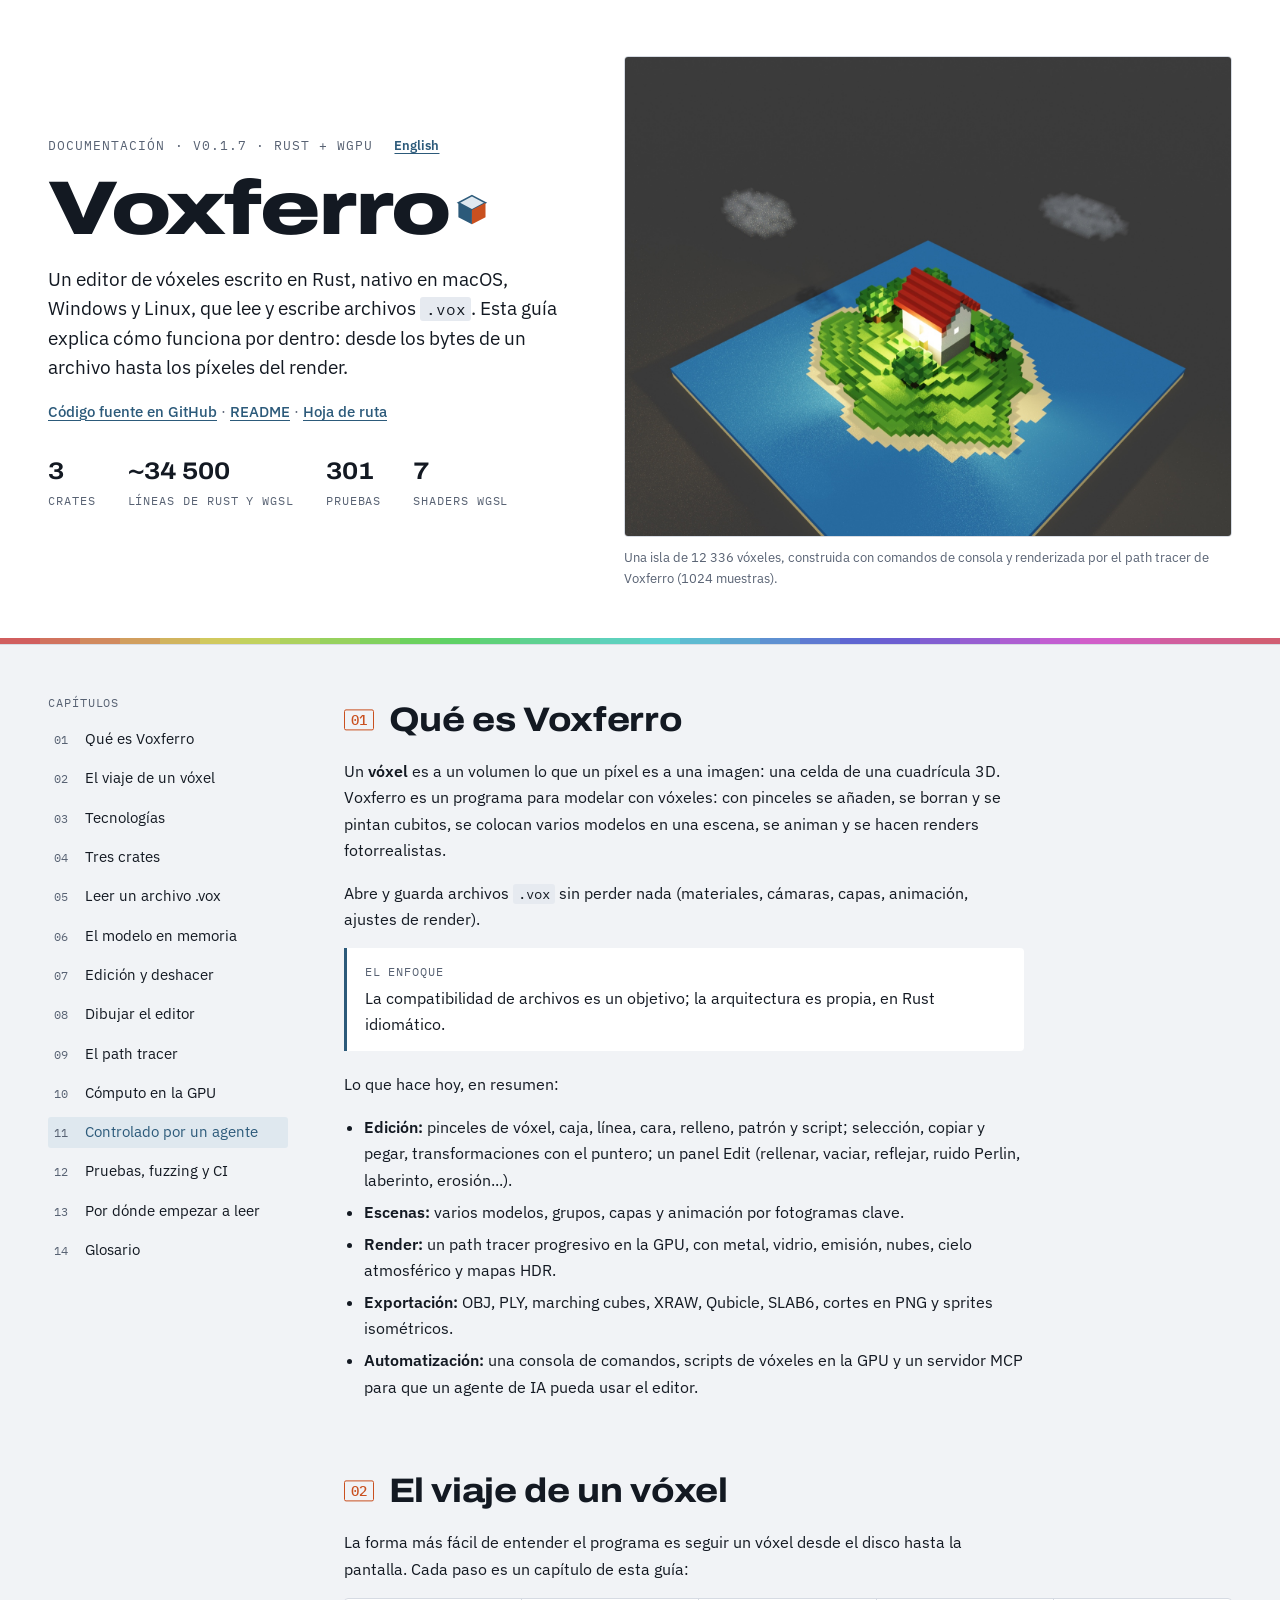
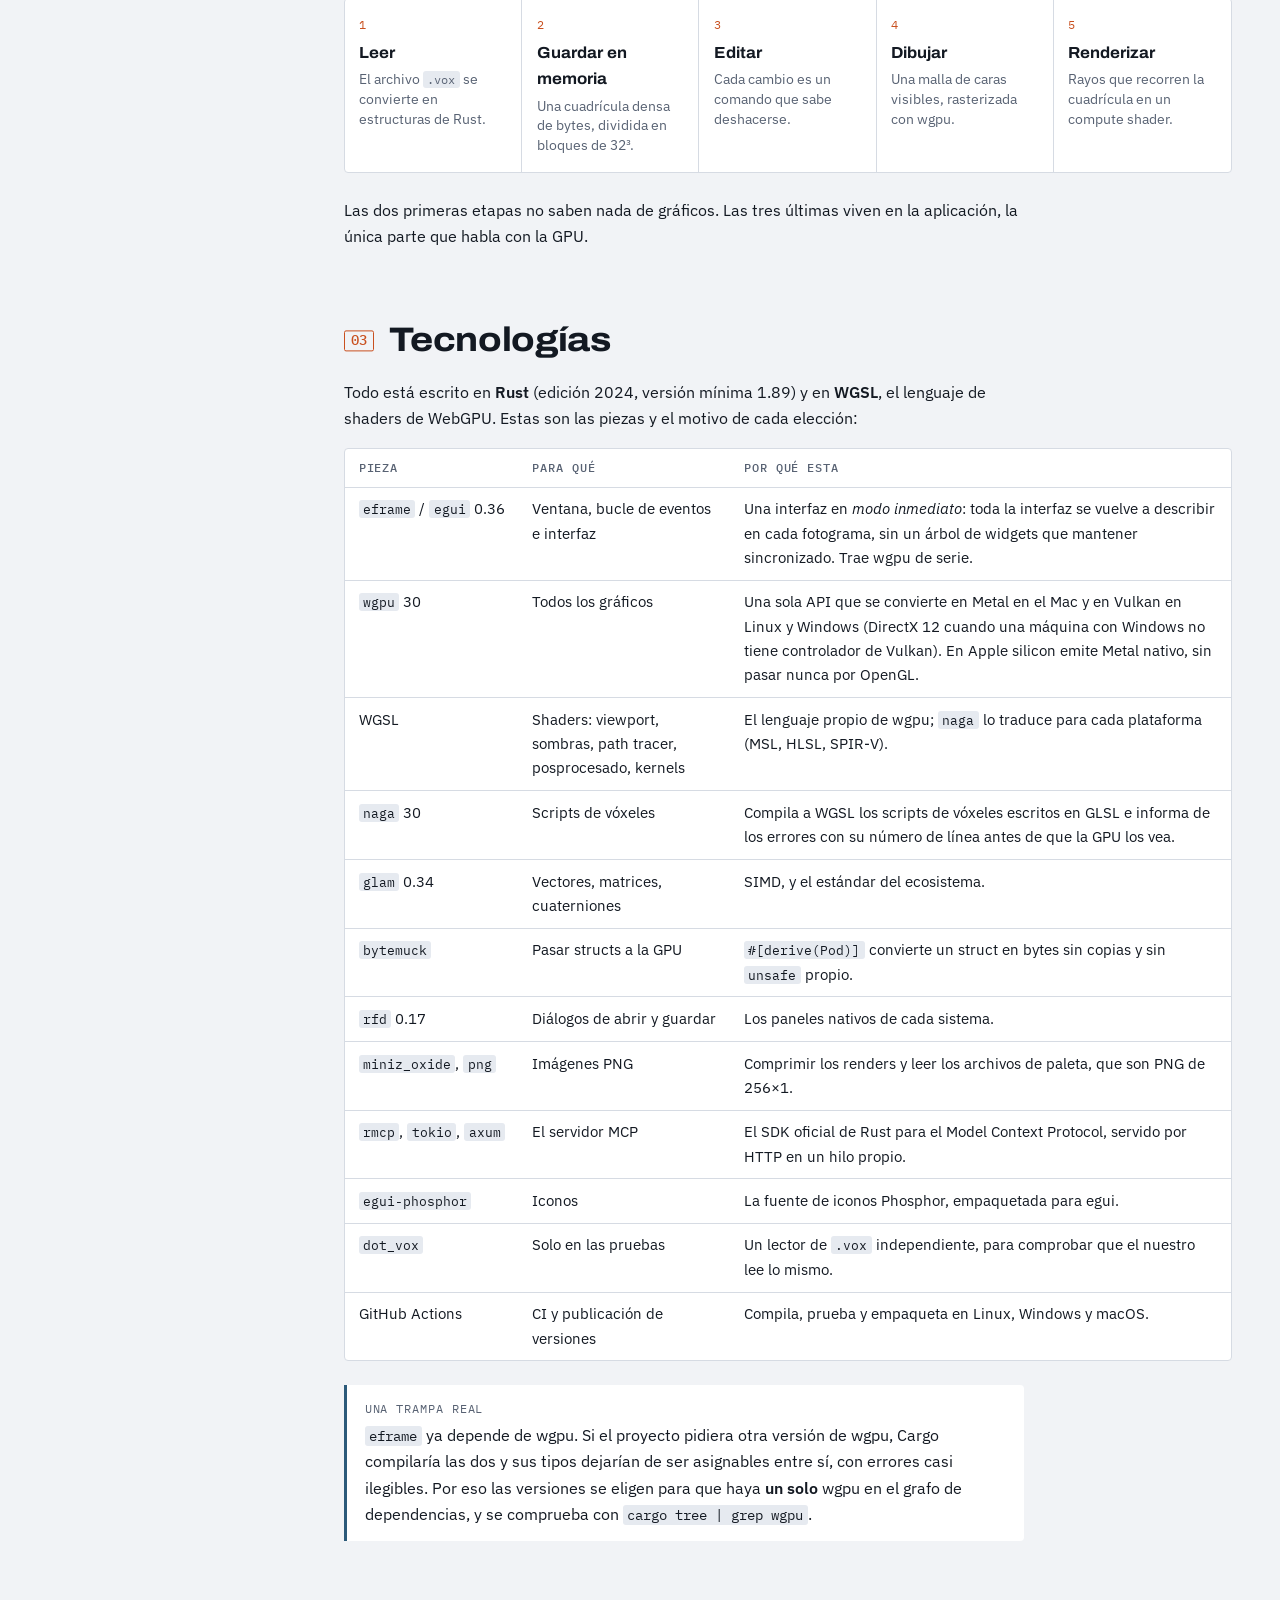
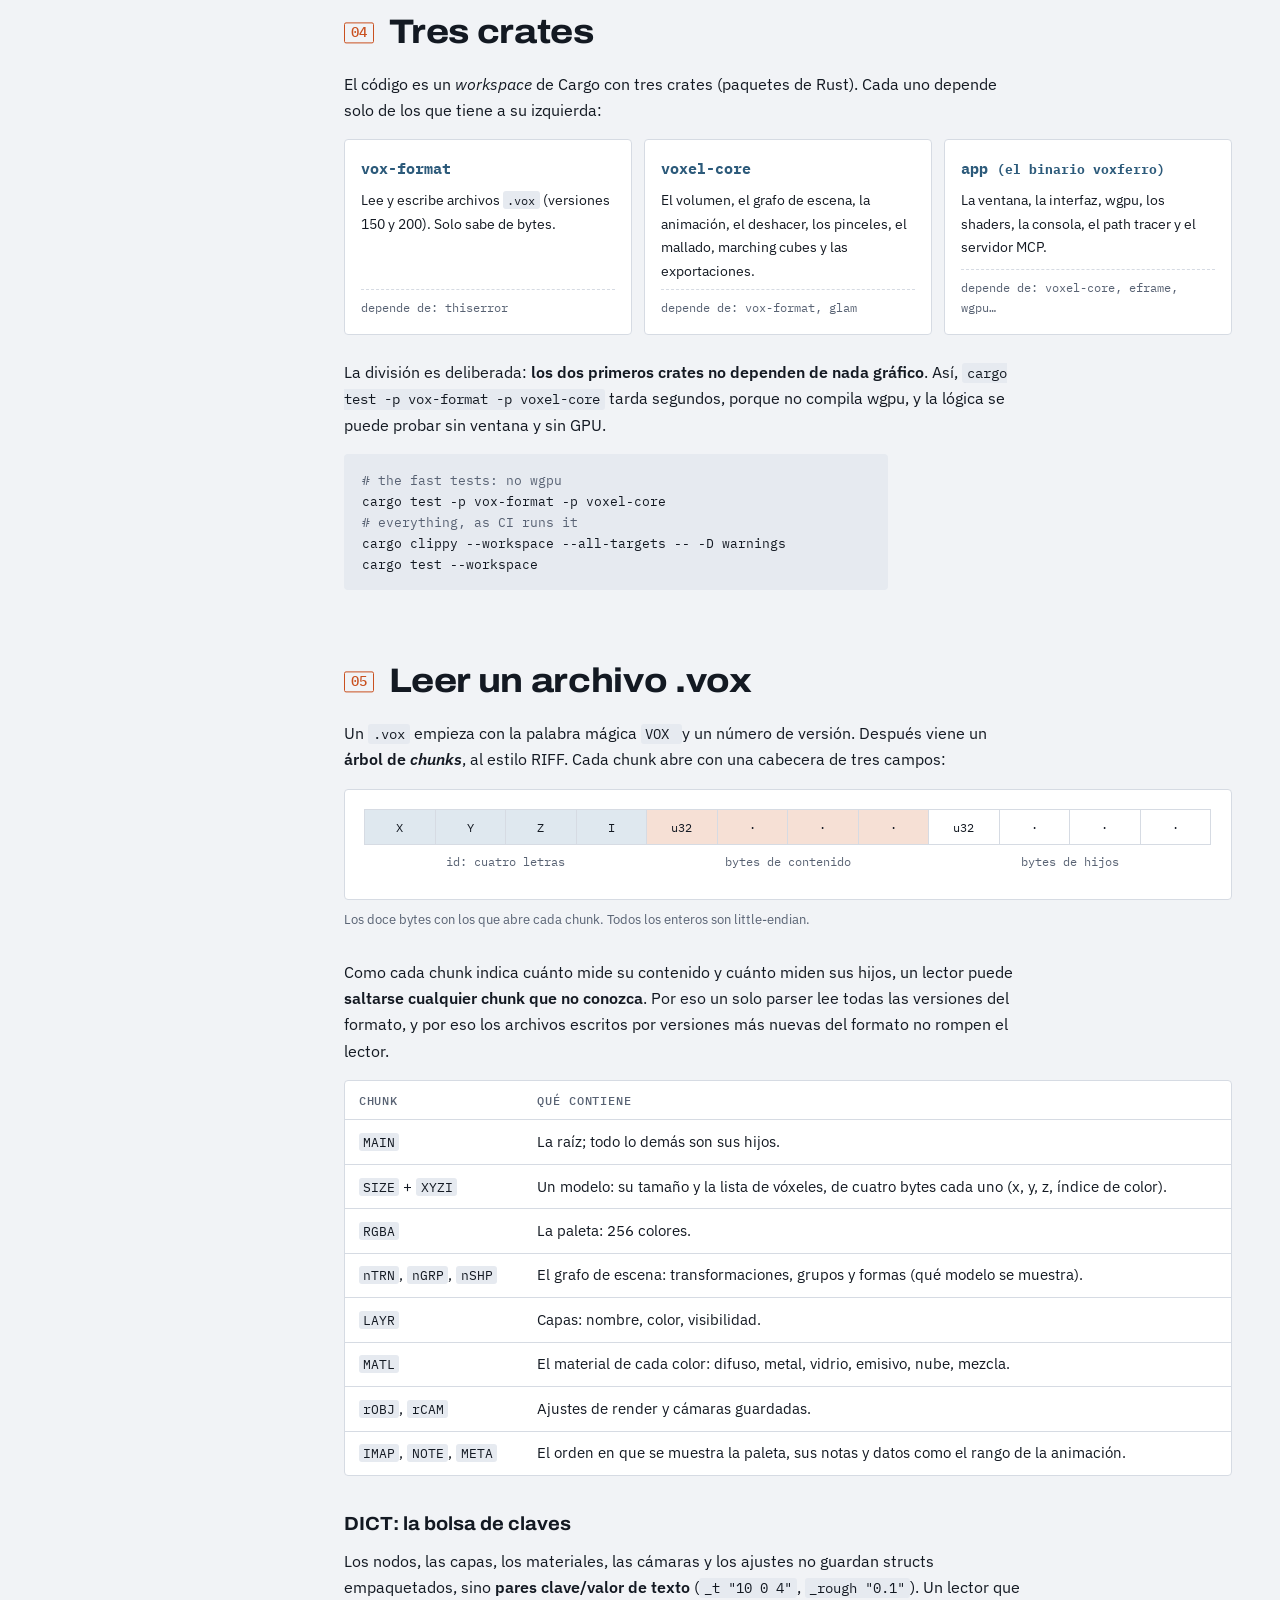
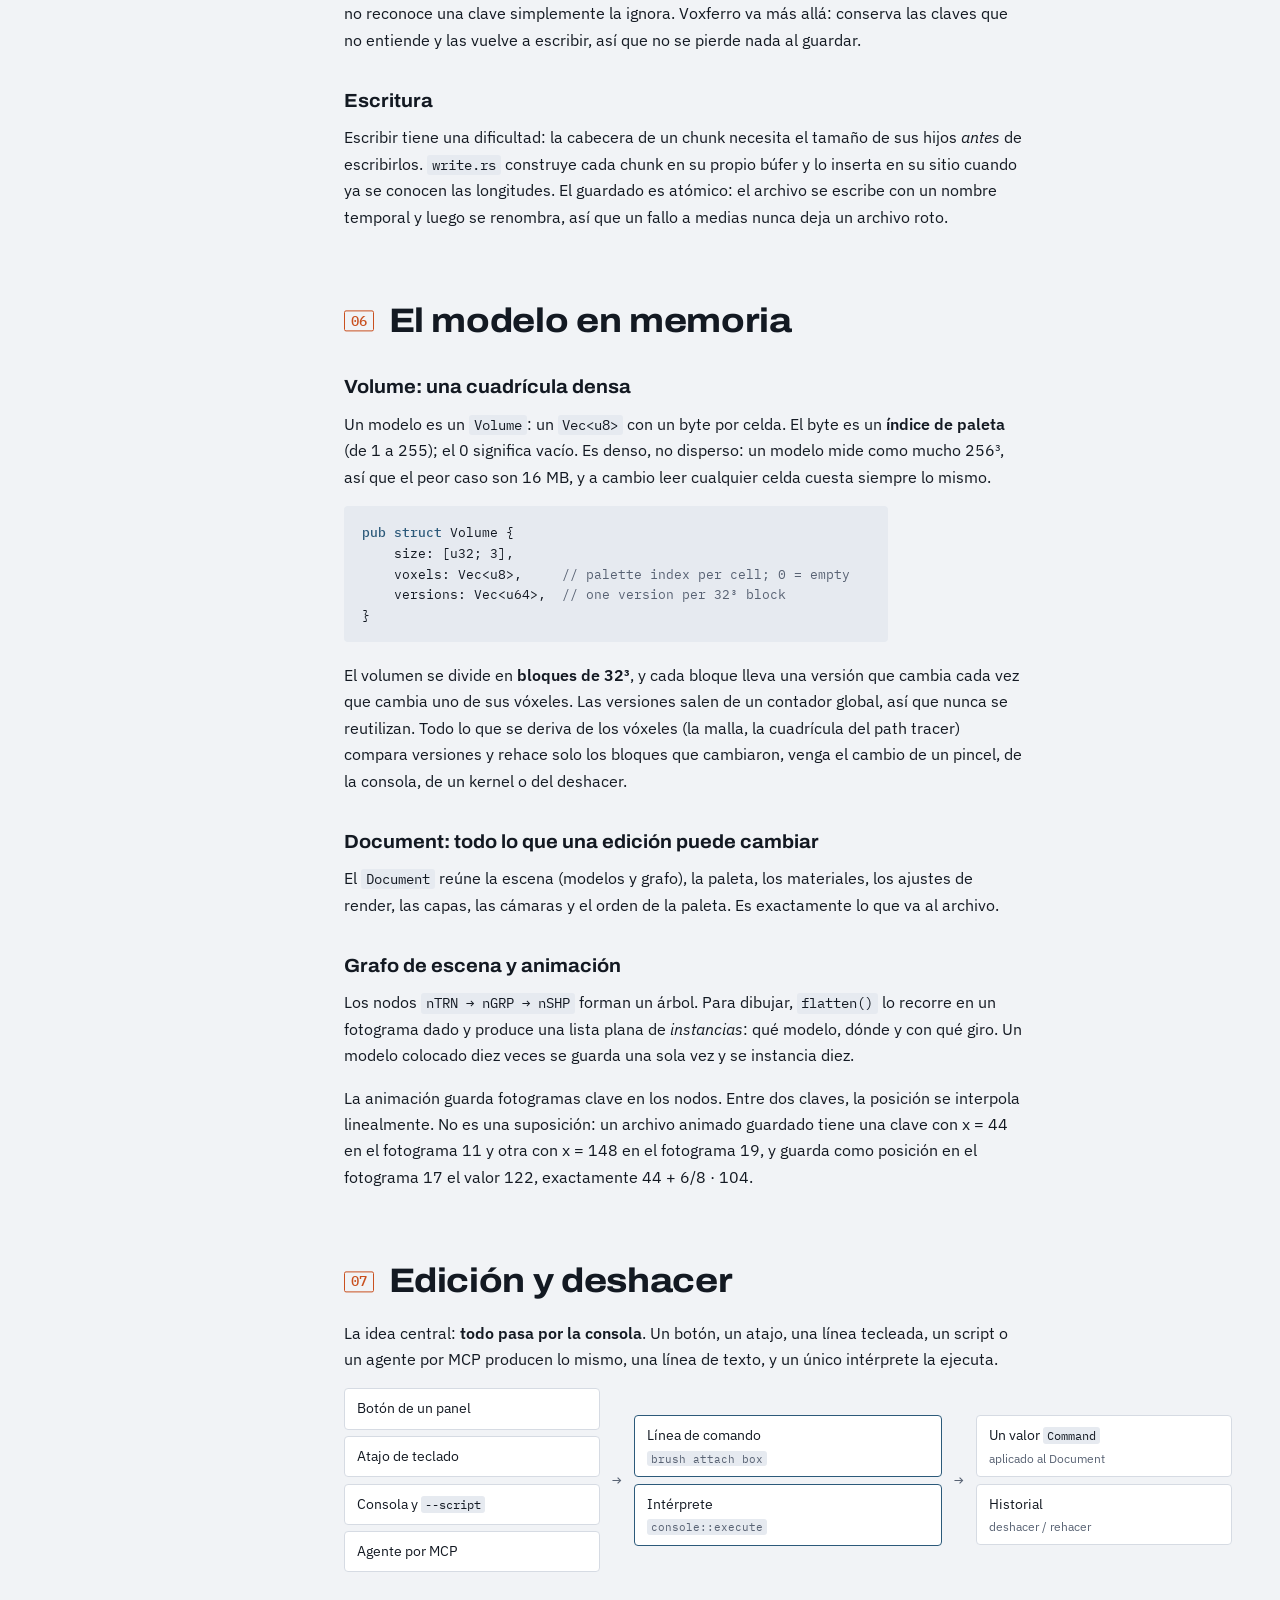
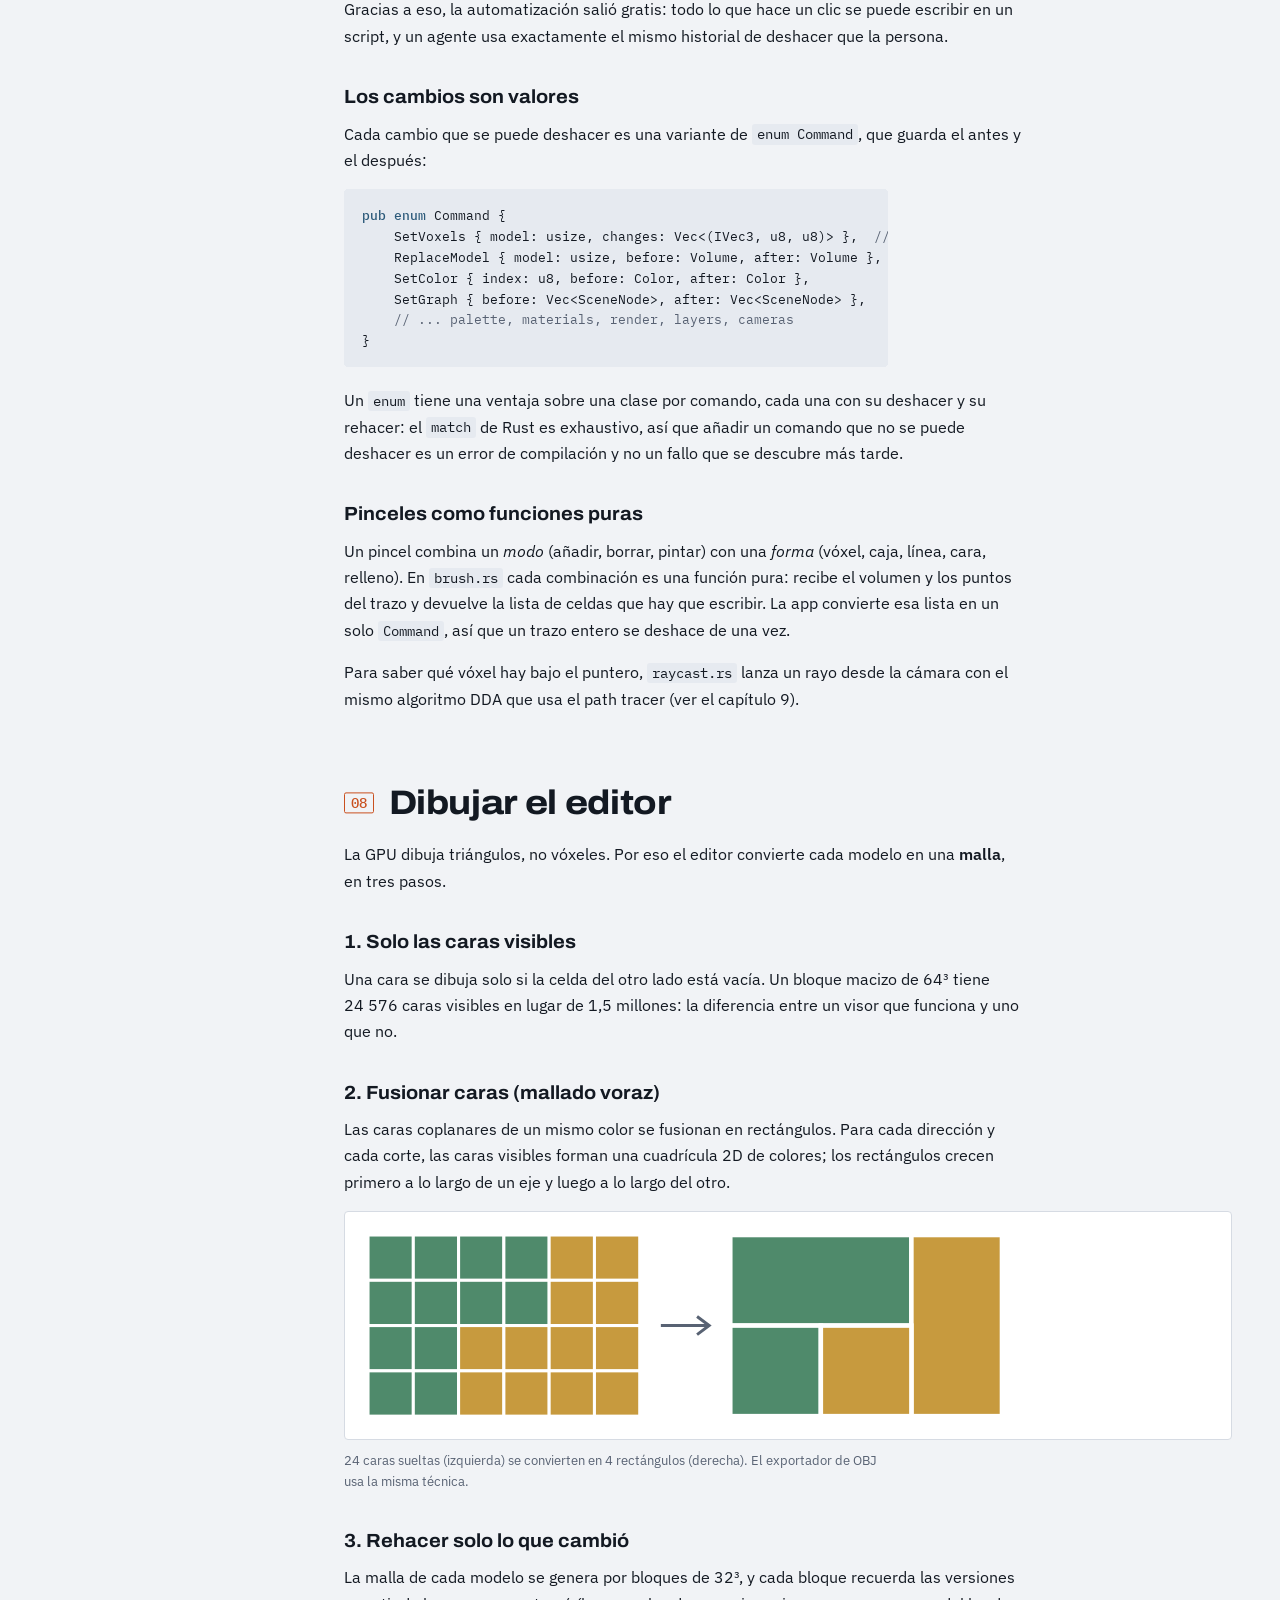
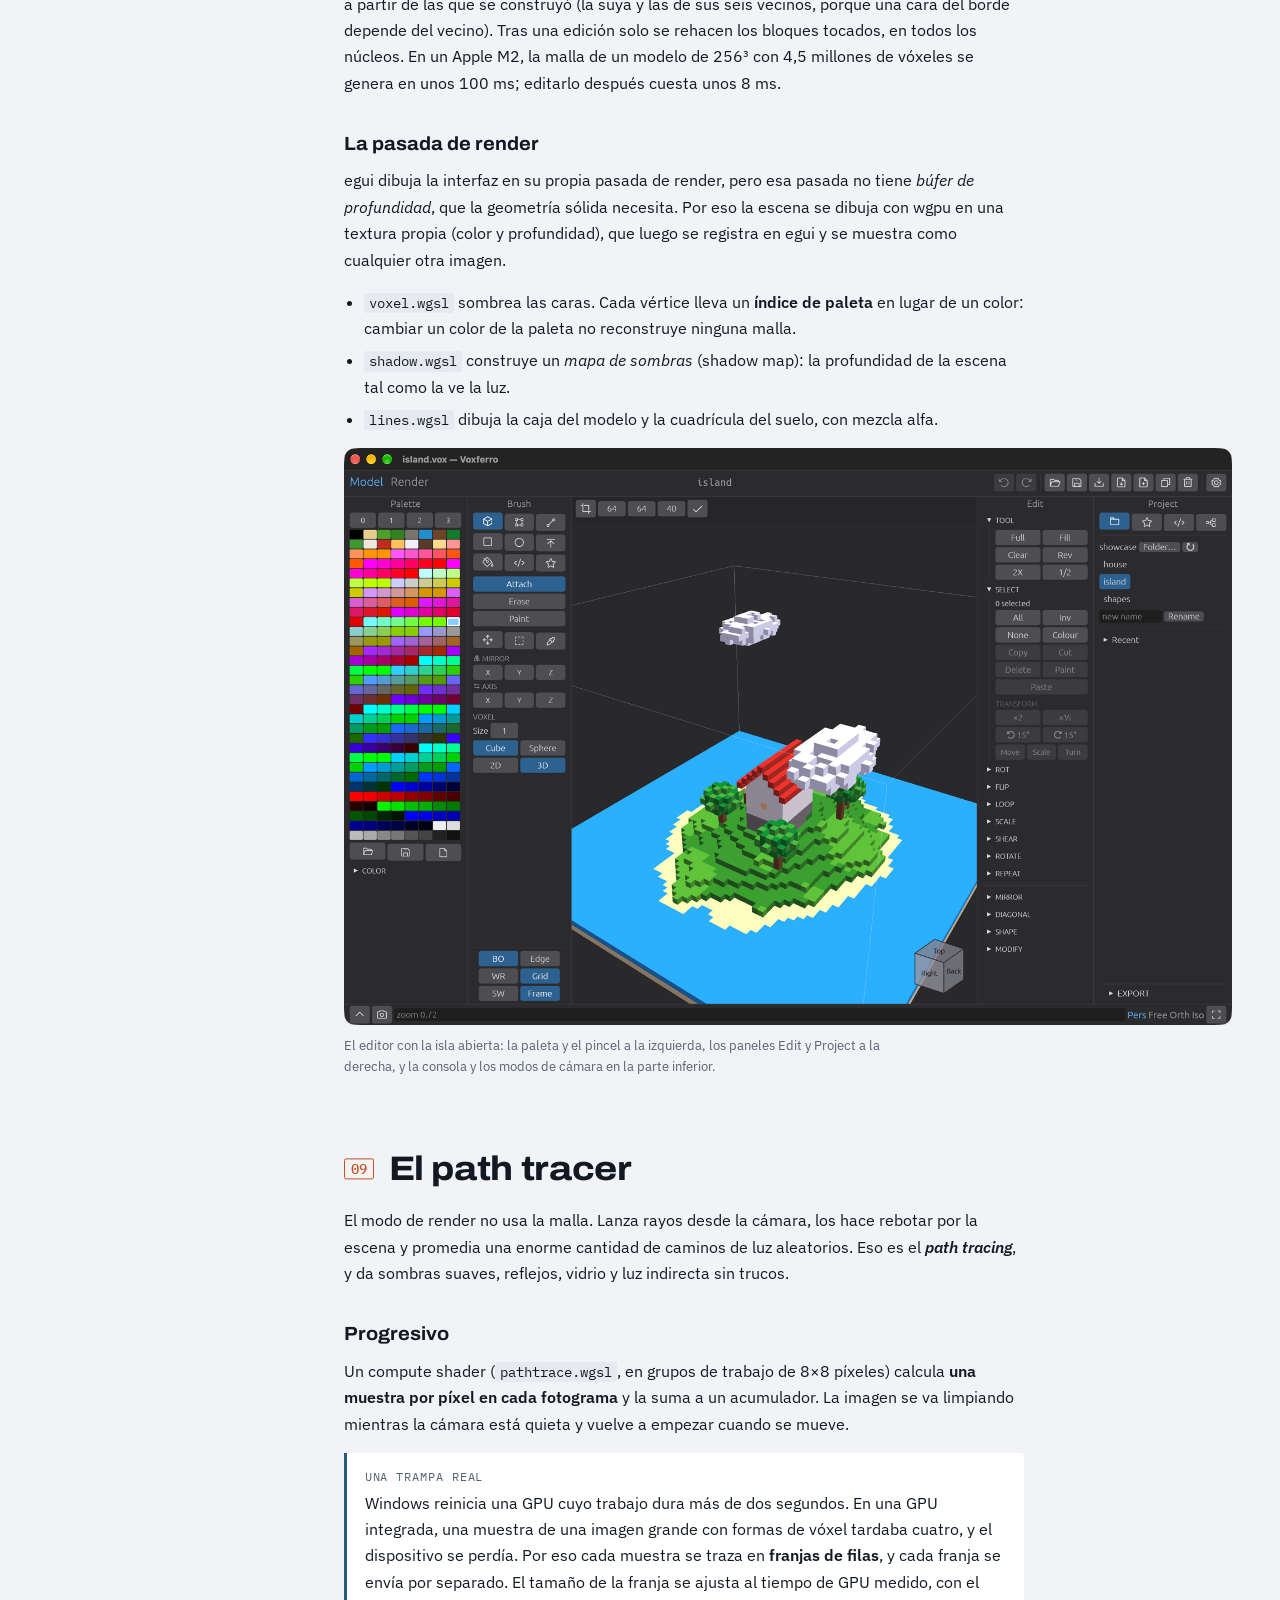
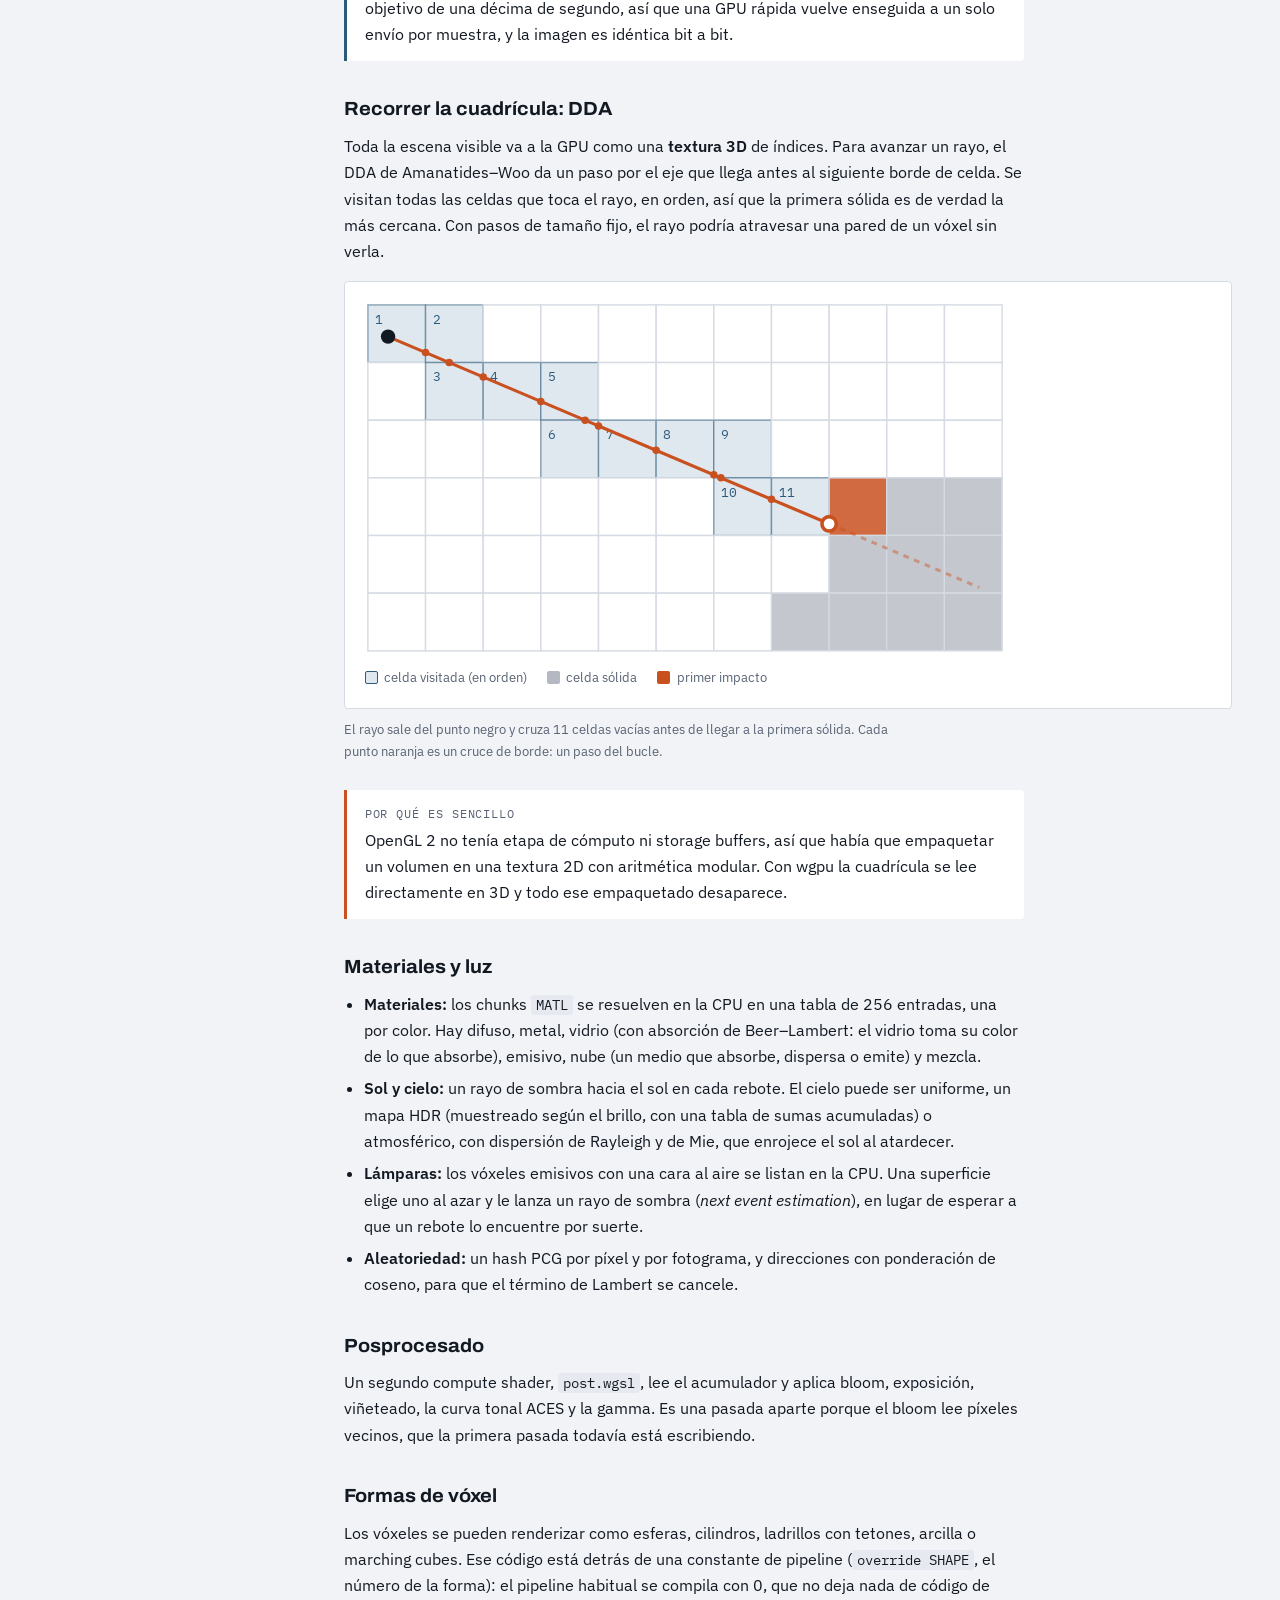
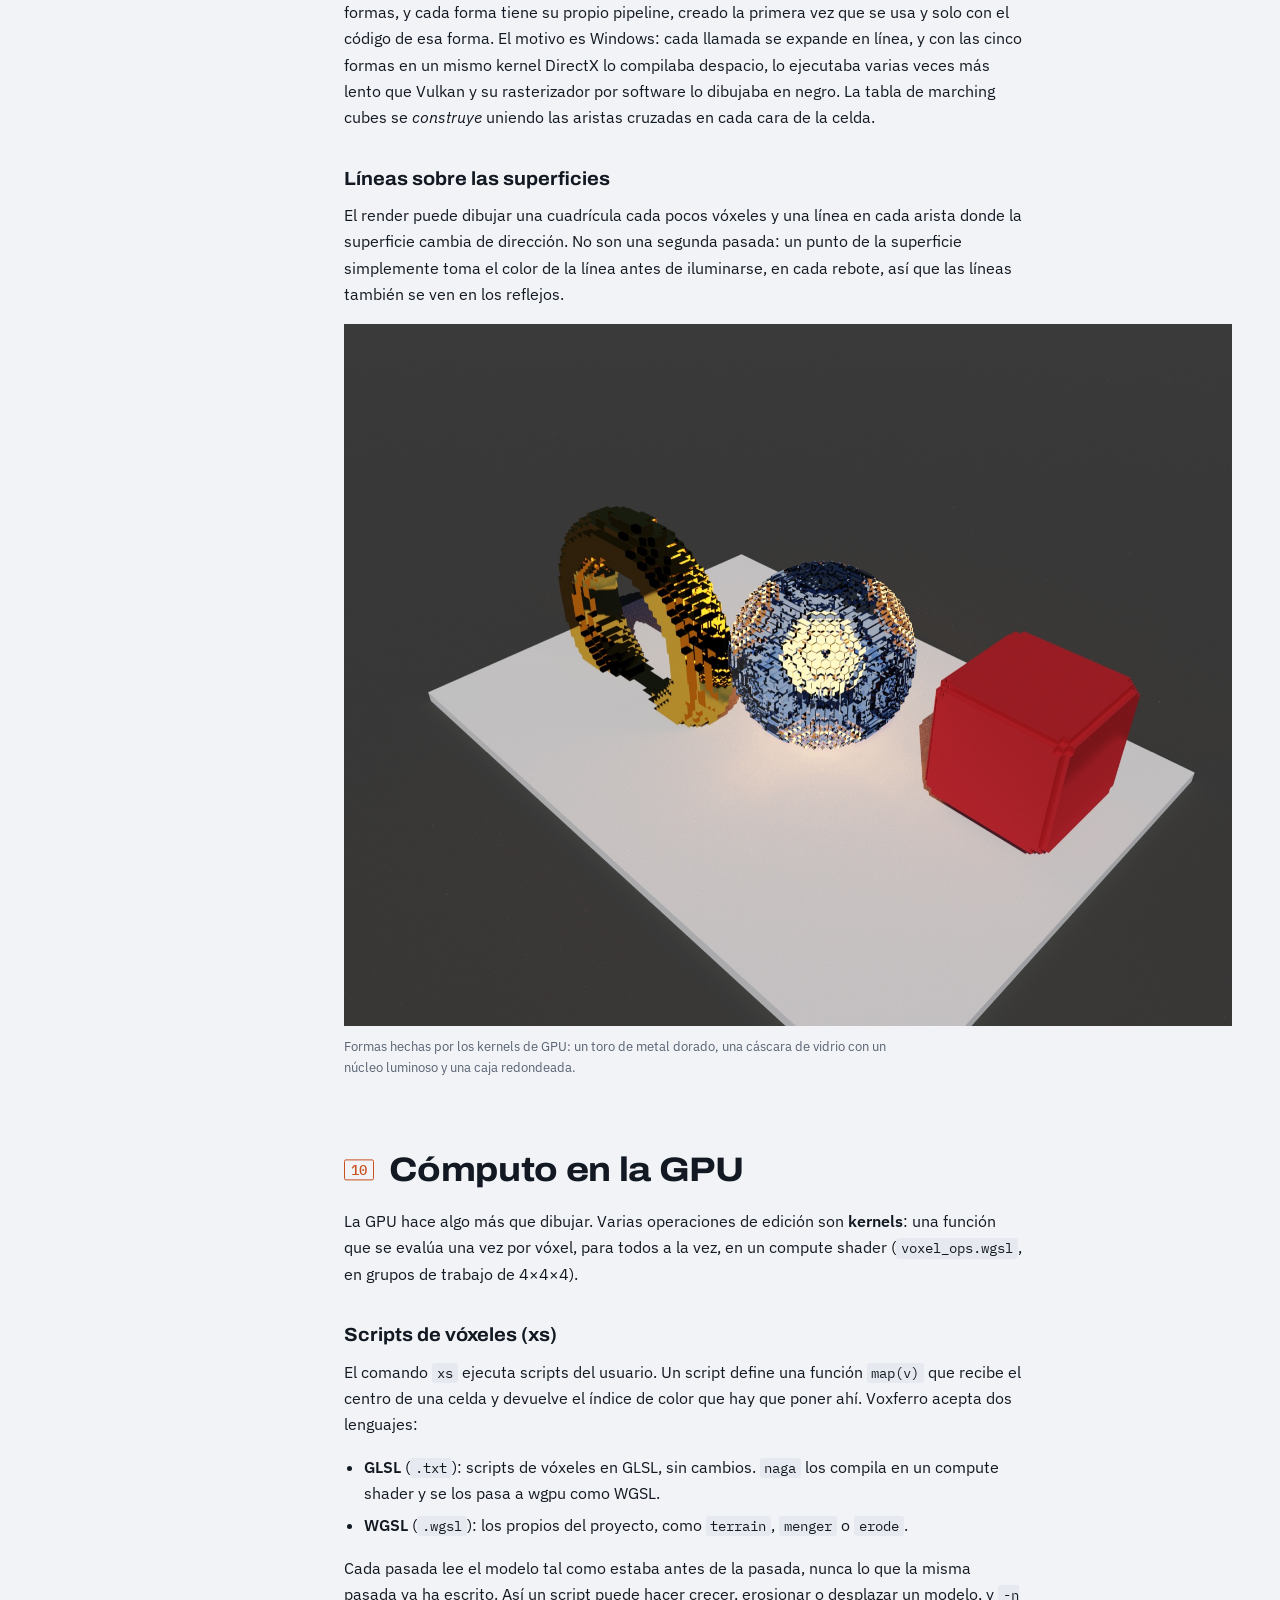
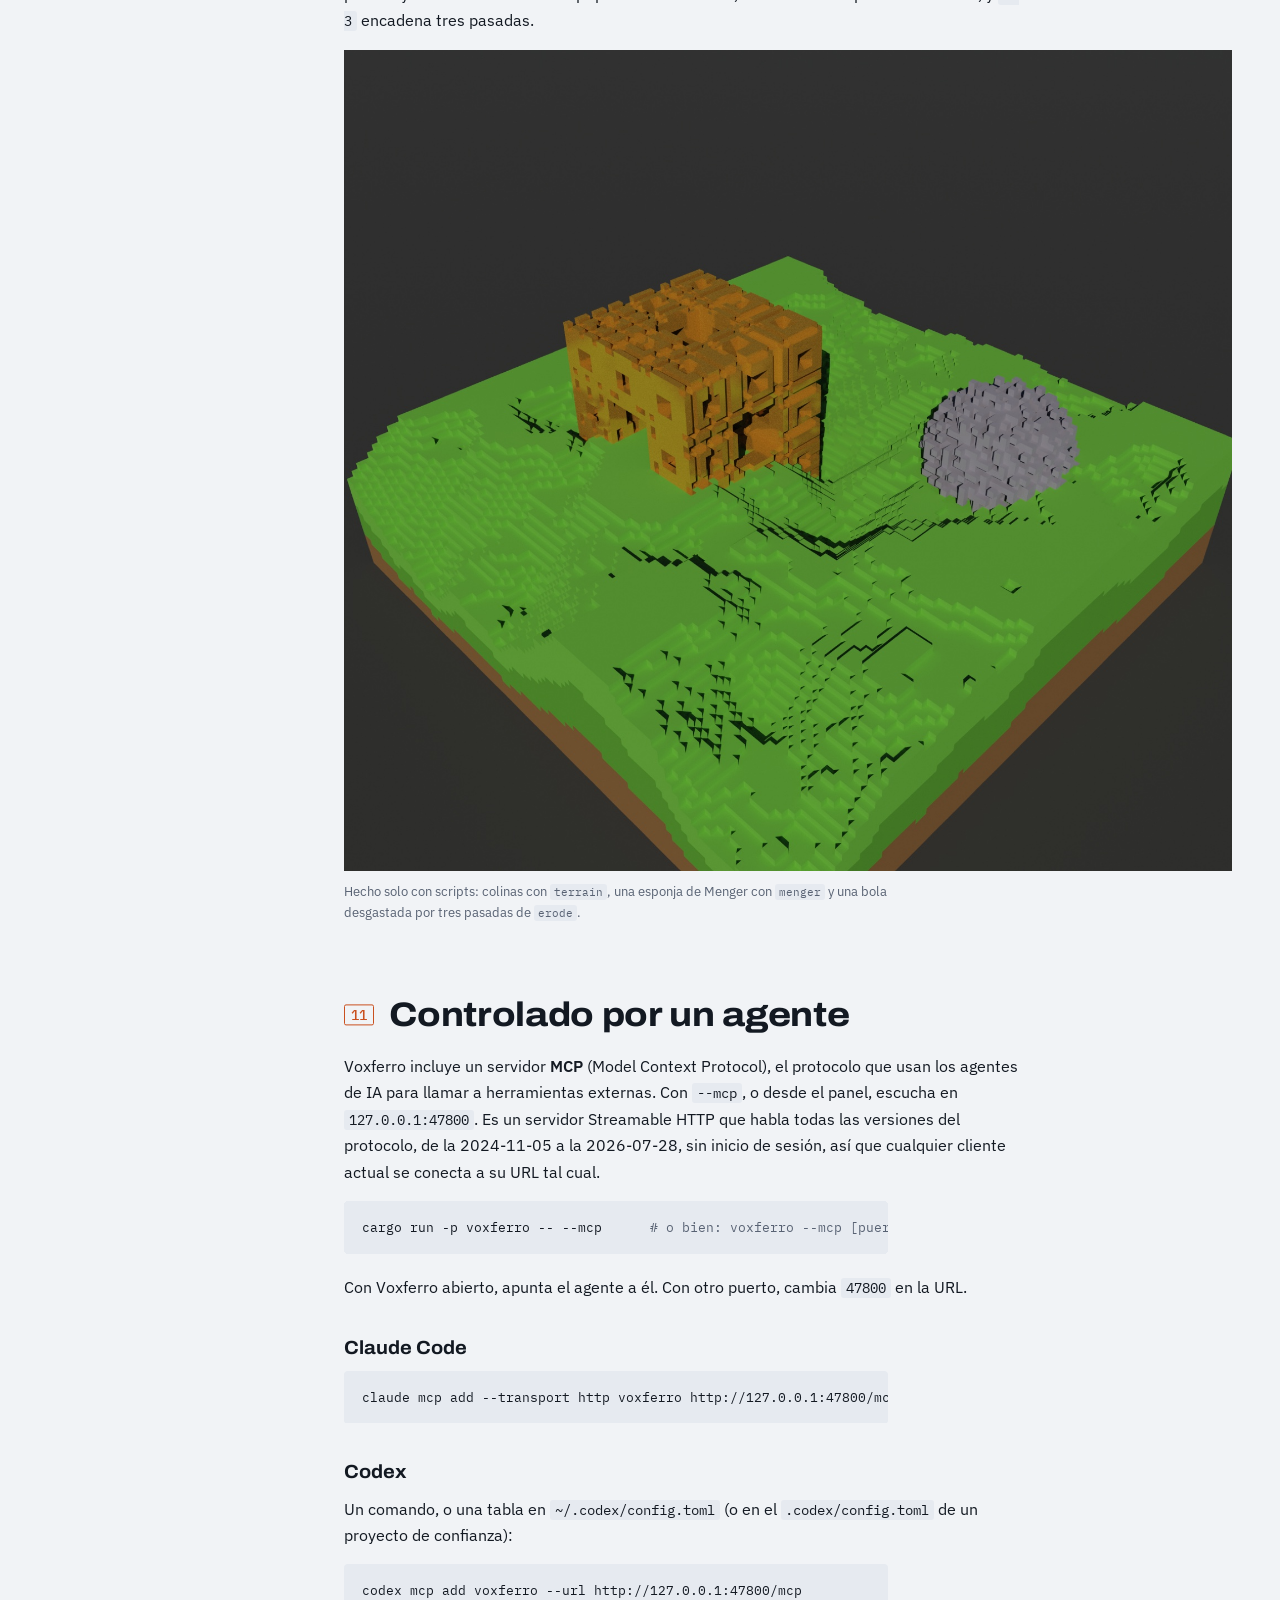
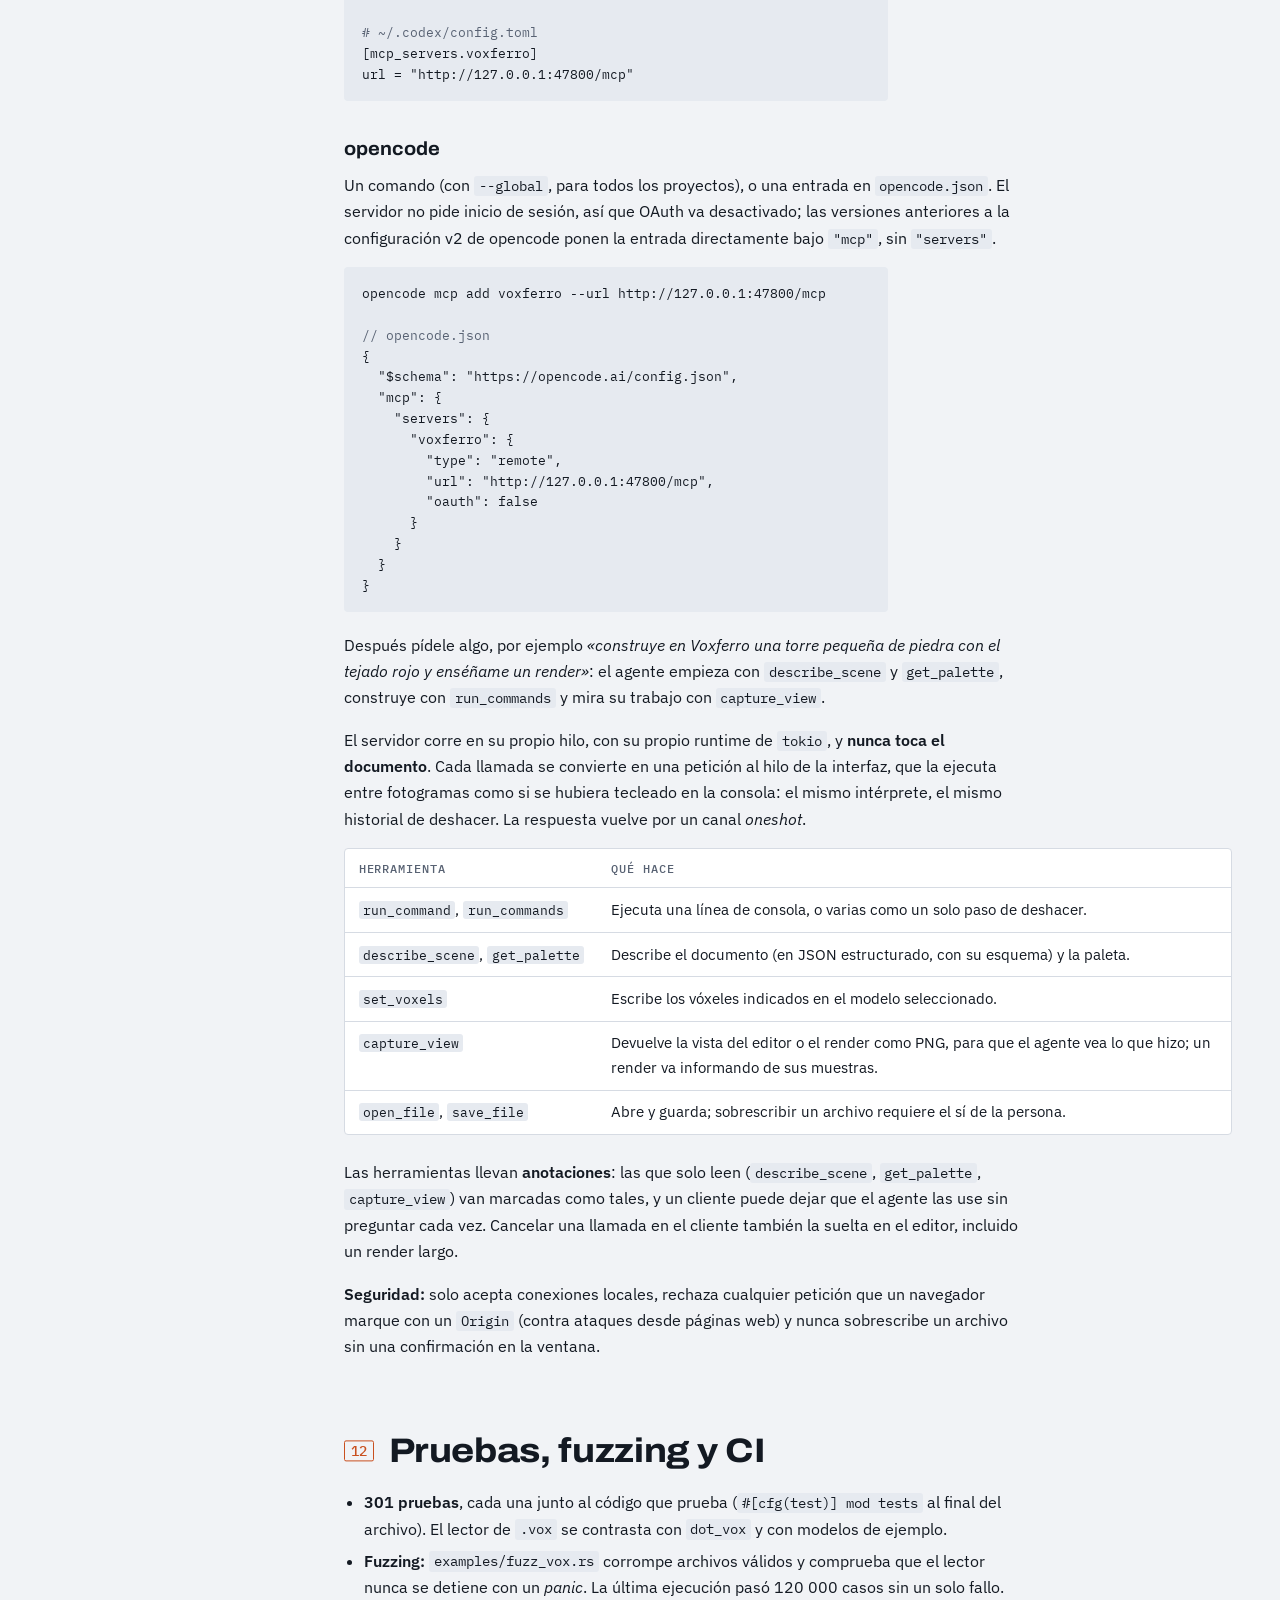
<file: docs/es/index.html>
<!doctype html>
<html lang="es">
<head>
<meta charset="utf-8">
<meta name="viewport" content="width=device-width, initial-scale=1, viewport-fit=cover">
<title>Guía de Voxferro</title>
<meta name="description" content="Cómo funciona por dentro Voxferro, un editor de vóxeles en Rust: desde los bytes de un archivo .vox hasta los píxeles del render con path tracing.">
<link rel="icon" href="../images/icon.png">
<link rel="alternate" hreflang="en" href="https://0xshellcode.github.io/voxferro/">
<link rel="alternate" hreflang="es" href="https://0xshellcode.github.io/voxferro/es/">
<link rel="preconnect" href="https://fonts.googleapis.com"><link rel="preconnect" href="https://fonts.gstatic.com" crossorigin><link rel="stylesheet" href="https://fonts.googleapis.com/css2?family=Archivo:wdth,wght@62..125,400..900&family=IBM+Plex+Mono:wght@400;500&family=IBM+Plex+Sans:ital,wght@0,400;0,500;0,600;1,400&display=swap">
<link rel="stylesheet" href="../style.css">
</head>
<body>
<header class="hero">
  <div class="wrap">
    <div>
      <p class="eyebrow">Documentación · v0.1.7 · Rust + wgpu <span class="lang"><a href="../" hreflang="en" lang="en">English</a></span></p>
      <h1>Voxferro<svg class="cube" viewBox="0 0 40 40" aria-hidden="true"><path d="M20 2 L37 11 L20 20 L3 11 Z" style="fill:var(--iron-soft);stroke:var(--iron);stroke-width:2"/><path d="M3 11 L20 20 L20 38 L3 29 Z" style="fill:var(--iron)"/><path d="M37 11 L20 20 L20 38 L37 29 Z" style="fill:var(--ember)"/></svg></h1>
      <p class="lede">Un editor de vóxeles escrito en Rust, nativo en macOS, Windows y Linux, que lee y escribe archivos <code>.vox</code>. Esta guía explica cómo funciona por dentro: desde los bytes de un archivo hasta los píxeles del render.</p>
      <p class="links"><a href="https://github.com/0xshellcode/voxferro">Código fuente en GitHub</a> · <a href="https://github.com/0xshellcode/voxferro#readme">README</a> · <a href="https://github.com/0xshellcode/voxferro/blob/master/ROADMAP.md">Hoja de ruta</a></p>
      <dl class="facts">
        <div><dt>crates</dt><dd>3</dd></div>
        <div><dt>líneas de Rust y WGSL</dt><dd>~34&nbsp;500</dd></div>
        <div><dt>pruebas</dt><dd>301</dd></div>
        <div><dt>shaders WGSL</dt><dd>7</dd></div>
      </dl>
    </div>
    <figure>
      <img src="../images/island.jpg" alt="Una isla de vóxeles con árboles y una casa con las ventanas iluminadas, bajo un cielo atmosférico con nubes" width="1600" height="1266">
      <figcaption>Una isla de 12&nbsp;336 vóxeles, construida con comandos de consola y renderizada por el path tracer de Voxferro (1024 muestras).</figcaption>
    </figure>
  </div>
  <div class="strip" aria-hidden="true"><span style="background:#d15e5e"></span><span style="background:#d1735e"></span><span style="background:#d1895e"></span><span style="background:#d19e5e"></span><span style="background:#d1b45e"></span><span style="background:#d1c95e"></span><span style="background:#c2d15e"></span><span style="background:#add15e"></span><span style="background:#97d15e"></span><span style="background:#82d15e"></span><span style="background:#6cd15e"></span><span style="background:#5ed165"></span><span style="background:#5ed17a"></span><span style="background:#5ed190"></span><span style="background:#5ed1a5"></span><span style="background:#5ed1bb"></span><span style="background:#5ed1d1"></span><span style="background:#5ebbd1"></span><span style="background:#5ea5d1"></span><span style="background:#5e90d1"></span><span style="background:#5e7ad1"></span><span style="background:#5e65d1"></span><span style="background:#6c5ed1"></span><span style="background:#825ed1"></span><span style="background:#975ed1"></span><span style="background:#ad5ed1"></span><span style="background:#c25ed1"></span><span style="background:#d15ec9"></span><span style="background:#d15eb4"></span><span style="background:#d15e9e"></span><span style="background:#d15e89"></span><span style="background:#d15e73"></span></div>
</header>

<div class="wrap layout">
  <nav class="toc" aria-label="Capítulos">
    <p>Capítulos</p>
    <ol>
      <li><a href="#what">Qué es Voxferro</a></li>
      <li><a href="#journey">El viaje de un vóxel</a></li>
      <li><a href="#stack">Tecnologías</a></li>
      <li><a href="#crates">Tres crates</a></li>
      <li><a href="#format">Leer un archivo .vox</a></li>
      <li><a href="#memory">El modelo en memoria</a></li>
      <li><a href="#editing">Edición y deshacer</a></li>
      <li><a href="#viewport">Dibujar el editor</a></li>
      <li><a href="#pathtracer">El path tracer</a></li>
      <li><a href="#gpu">Cómputo en la GPU</a></li>
      <li><a href="#mcp">Controlado por un agente</a></li>
      <li><a href="#quality">Pruebas, fuzzing y CI</a></li>
      <li><a href="#reading">Por dónde empezar a leer</a></li>
      <li><a href="#glossary">Glosario</a></li>
    </ol>
  </nav>

  <main>
    <section id="what">
      <h2>Qué es Voxferro</h2>
      <p>Un <strong>vóxel</strong> es a un volumen lo que un píxel es a una imagen: una celda de una cuadrícula 3D. Voxferro es un programa para modelar con vóxeles: con pinceles se añaden, se borran y se pintan cubitos, se colocan varios modelos en una escena, se animan y se hacen renders fotorrealistas.</p>
      <p>Abre y guarda archivos <code>.vox</code> sin perder nada (materiales, cámaras, capas, animación, ajustes de render).</p>
      <div class="note">
        <span class="tag">El enfoque</span>
        <p>La compatibilidad de archivos es un objetivo; la arquitectura es propia, en Rust idiomático.</p>
      </div>
      <p>Lo que hace hoy, en resumen:</p>
      <ul>
        <li><strong>Edición:</strong> pinceles de vóxel, caja, línea, cara, relleno, patrón y script; selección, copiar y pegar, transformaciones con el puntero; un panel Edit (rellenar, vaciar, reflejar, ruido Perlin, laberinto, erosión...).</li>
        <li><strong>Escenas:</strong> varios modelos, grupos, capas y animación por fotogramas clave.</li>
        <li><strong>Render:</strong> un path tracer progresivo en la GPU, con metal, vidrio, emisión, nubes, cielo atmosférico y mapas HDR.</li>
        <li><strong>Exportación:</strong> OBJ, PLY, marching cubes, XRAW, Qubicle, SLAB6, cortes en PNG y sprites isométricos.</li>
        <li><strong>Automatización:</strong> una consola de comandos, scripts de vóxeles en la GPU y un servidor MCP para que un agente de IA pueda usar el editor.</li>
      </ul>
    </section>

    <section id="journey">
      <h2>El viaje de un vóxel</h2>
      <p>La forma más fácil de entender el programa es seguir un vóxel desde el disco hasta la pantalla. Cada paso es un capítulo de esta guía:</p>
      <ol class="journey wide">
        <li><a href="#format"><b>Leer</b><span>El archivo <code>.vox</code> se convierte en estructuras de Rust.</span></a></li>
        <li><a href="#memory"><b>Guardar en memoria</b><span>Una cuadrícula densa de bytes, dividida en bloques de 32³.</span></a></li>
        <li><a href="#editing"><b>Editar</b><span>Cada cambio es un comando que sabe deshacerse.</span></a></li>
        <li><a href="#viewport"><b>Dibujar</b><span>Una malla de caras visibles, rasterizada con wgpu.</span></a></li>
        <li><a href="#pathtracer"><b>Renderizar</b><span>Rayos que recorren la cuadrícula en un compute shader.</span></a></li>
      </ol>
      <p>Las dos primeras etapas no saben nada de gráficos. Las tres últimas viven en la aplicación, la única parte que habla con la GPU.</p>
    </section>

    <section id="stack">
      <h2>Tecnologías</h2>
      <p>Todo está escrito en <strong>Rust</strong> (edición 2024, versión mínima 1.89) y en <strong>WGSL</strong>, el lenguaje de shaders de WebGPU. Estas son las piezas y el motivo de cada elección:</p>
      <div class="table wide"><table>
        <thead><tr><th>Pieza</th><th>Para qué</th><th>Por qué esta</th></tr></thead>
        <tbody>
          <tr><td><code>eframe</code> / <code>egui</code> 0.36</td><td>Ventana, bucle de eventos e interfaz</td><td>Una interfaz en <em>modo inmediato</em>: toda la interfaz se vuelve a describir en cada fotograma, sin un árbol de widgets que mantener sincronizado. Trae wgpu de serie.</td></tr>
          <tr><td><code>wgpu</code> 30</td><td>Todos los gráficos</td><td>Una sola API que se convierte en Metal en el Mac y en Vulkan en Linux y Windows (DirectX 12 cuando una máquina con Windows no tiene controlador de Vulkan). En Apple silicon emite Metal nativo, sin pasar nunca por OpenGL.</td></tr>
          <tr><td>WGSL</td><td>Shaders: viewport, sombras, path tracer, posprocesado, kernels</td><td>El lenguaje propio de wgpu; <code>naga</code> lo traduce para cada plataforma (MSL, HLSL, SPIR-V).</td></tr>
          <tr><td><code>naga</code> 30</td><td>Scripts de vóxeles</td><td>Compila a WGSL los scripts de vóxeles escritos en GLSL e informa de los errores con su número de línea antes de que la GPU los vea.</td></tr>
          <tr><td><code>glam</code> 0.34</td><td>Vectores, matrices, cuaterniones</td><td>SIMD, y el estándar del ecosistema.</td></tr>
          <tr><td><code>bytemuck</code></td><td>Pasar structs a la GPU</td><td><code>#[derive(Pod)]</code> convierte un struct en bytes sin copias y sin <code>unsafe</code> propio.</td></tr>
          <tr><td><code>rfd</code> 0.17</td><td>Diálogos de abrir y guardar</td><td>Los paneles nativos de cada sistema.</td></tr>
          <tr><td><code>miniz_oxide</code>, <code>png</code></td><td>Imágenes PNG</td><td>Comprimir los renders y leer los archivos de paleta, que son PNG de 256×1.</td></tr>
          <tr><td><code>rmcp</code>, <code>tokio</code>, <code>axum</code></td><td>El servidor MCP</td><td>El SDK oficial de Rust para el Model Context Protocol, servido por HTTP en un hilo propio.</td></tr>
          <tr><td><code>egui-phosphor</code></td><td>Iconos</td><td>La fuente de iconos Phosphor, empaquetada para egui.</td></tr>
          <tr><td><code>dot_vox</code></td><td>Solo en las pruebas</td><td>Un lector de <code>.vox</code> independiente, para comprobar que el nuestro lee lo mismo.</td></tr>
          <tr><td>GitHub Actions</td><td>CI y publicación de versiones</td><td>Compila, prueba y empaqueta en Linux, Windows y macOS.</td></tr>
        </tbody>
      </table></div>
      <div class="note">
        <span class="tag">Una trampa real</span>
        <p><code>eframe</code> ya depende de wgpu. Si el proyecto pidiera otra versión de wgpu, Cargo compilaría las dos y sus tipos dejarían de ser asignables entre sí, con errores casi ilegibles. Por eso las versiones se eligen para que haya <strong>un solo</strong> wgpu en el grafo de dependencias, y se comprueba con <code>cargo tree | grep wgpu</code>.</p>
      </div>
    </section>

    <section id="crates">
      <h2>Tres crates</h2>
      <p>El código es un <em>workspace</em> de Cargo con tres crates (paquetes de Rust). Cada uno depende solo de los que tiene a su izquierda:</p>
      <div class="crates wide">
        <div class="crate"><h4>vox-format</h4><p>Lee y escribe archivos <code>.vox</code> (versiones 150 y 200). Solo sabe de bytes.</p><span class="deps">depende de: thiserror</span></div>
        <div class="crate"><h4>voxel-core</h4><p>El volumen, el grafo de escena, la animación, el deshacer, los pinceles, el mallado, marching cubes y las exportaciones.</p><span class="deps">depende de: vox-format, glam</span></div>
        <div class="crate"><h4>app <small>(el binario voxferro)</small></h4><p>La ventana, la interfaz, wgpu, los shaders, la consola, el path tracer y el servidor MCP.</p><span class="deps">depende de: voxel-core, eframe, wgpu…</span></div>
      </div>
      <p>La división es deliberada: <strong>los dos primeros crates no dependen de nada gráfico</strong>. Así, <code>cargo test -p vox-format -p voxel-core</code> tarda segundos, porque no compila wgpu, y la lógica se puede probar sin ventana y sin GPU.</p>
      <pre><code><span class="c"># the fast tests: no wgpu</span>
cargo test -p vox-format -p voxel-core
<span class="c"># everything, as CI runs it</span>
cargo clippy --workspace --all-targets -- -D warnings
cargo test --workspace</code></pre>
    </section>

    <section id="format">
      <h2>Leer un archivo .vox</h2>
      <p>Un <code>.vox</code> empieza con la palabra mágica <code>VOX </code> y un número de versión. Después viene un <strong>árbol de <em>chunks</em></strong>, al estilo RIFF. Cada chunk abre con una cabecera de tres campos:</p>
      <figure class="fig wide">
        <div class="panel"><div class="bytes" role="img" aria-label="La cabecera de un chunk: 4 bytes de id, 4 de tamaño del contenido y 4 de tamaño de los hijos">
          <div class="id">X</div><div class="id">Y</div><div class="id">Z</div><div class="id">I</div>
          <div class="n1">u32</div><div class="n1">·</div><div class="n1">·</div><div class="n1">·</div>
          <div>u32</div><div>·</div><div>·</div><div>·</div>
          <div class="f">id: cuatro letras</div><div class="f">bytes de contenido</div><div class="f">bytes de hijos</div>
        </div></div>
        <figcaption>Los doce bytes con los que abre cada chunk. Todos los enteros son little-endian.</figcaption>
      </figure>
      <p>Como cada chunk indica cuánto mide su contenido y cuánto miden sus hijos, un lector puede <strong>saltarse cualquier chunk que no conozca</strong>. Por eso un solo parser lee todas las versiones del formato, y por eso los archivos escritos por versiones más nuevas del formato no rompen el lector.</p>
      <div class="table wide"><table>
        <thead><tr><th>Chunk</th><th>Qué contiene</th></tr></thead>
        <tbody>
          <tr><td><code>MAIN</code></td><td>La raíz; todo lo demás son sus hijos.</td></tr>
          <tr><td><code>SIZE</code> + <code>XYZI</code></td><td>Un modelo: su tamaño y la lista de vóxeles, de cuatro bytes cada uno (x, y, z, índice de color).</td></tr>
          <tr><td><code>RGBA</code></td><td>La paleta: 256 colores.</td></tr>
          <tr><td><code>nTRN</code>, <code>nGRP</code>, <code>nSHP</code></td><td>El grafo de escena: transformaciones, grupos y formas (qué modelo se muestra).</td></tr>
          <tr><td><code>LAYR</code></td><td>Capas: nombre, color, visibilidad.</td></tr>
          <tr><td><code>MATL</code></td><td>El material de cada color: difuso, metal, vidrio, emisivo, nube, mezcla.</td></tr>
          <tr><td><code>rOBJ</code>, <code>rCAM</code></td><td>Ajustes de render y cámaras guardadas.</td></tr>
          <tr><td><code>IMAP</code>, <code>NOTE</code>, <code>META</code></td><td>El orden en que se muestra la paleta, sus notas y datos como el rango de la animación.</td></tr>
        </tbody>
      </table></div>
      <h3>DICT: la bolsa de claves</h3>
      <p>Los nodos, las capas, los materiales, las cámaras y los ajustes no guardan structs empaquetados, sino <strong>pares clave/valor de texto</strong> (<code>_t "10 0 4"</code>, <code>_rough "0.1"</code>). Un lector que no reconoce una clave simplemente la ignora. Voxferro va más allá: conserva las claves que no entiende y las vuelve a escribir, así que no se pierde nada al guardar.</p>
      <h3>Escritura</h3>
      <p>Escribir tiene una dificultad: la cabecera de un chunk necesita el tamaño de sus hijos <em>antes</em> de escribirlos. <code>write.rs</code> construye cada chunk en su propio búfer y lo inserta en su sitio cuando ya se conocen las longitudes. El guardado es atómico: el archivo se escribe con un nombre temporal y luego se renombra, así que un fallo a medias nunca deja un archivo roto.</p>
    </section>

    <section id="memory">
      <h2>El modelo en memoria</h2>
      <h3>Volume: una cuadrícula densa</h3>
      <p>Un modelo es un <code>Volume</code>: un <code>Vec&lt;u8&gt;</code> con un byte por celda. El byte es un <strong>índice de paleta</strong> (de 1 a 255); el 0 significa vacío. Es denso, no disperso: un modelo mide como mucho 256³, así que el peor caso son 16 MB, y a cambio leer cualquier celda cuesta siempre lo mismo.</p>
      <pre><code><span class="k">pub struct</span> Volume {
    size: [u32; 3],
    voxels: Vec&lt;u8&gt;,     <span class="c">// palette index per cell; 0 = empty</span>
    versions: Vec&lt;u64&gt;,  <span class="c">// one version per 32³ block</span>
}</code></pre>
      <p>El volumen se divide en <strong>bloques de 32³</strong>, y cada bloque lleva una versión que cambia cada vez que cambia uno de sus vóxeles. Las versiones salen de un contador global, así que nunca se reutilizan. Todo lo que se deriva de los vóxeles (la malla, la cuadrícula del path tracer) compara versiones y rehace solo los bloques que cambiaron, venga el cambio de un pincel, de la consola, de un kernel o del deshacer.</p>
      <h3>Document: todo lo que una edición puede cambiar</h3>
      <p>El <code>Document</code> reúne la escena (modelos y grafo), la paleta, los materiales, los ajustes de render, las capas, las cámaras y el orden de la paleta. Es exactamente lo que va al archivo.</p>
      <h3>Grafo de escena y animación</h3>
      <p>Los nodos <code>nTRN → nGRP → nSHP</code> forman un árbol. Para dibujar, <code>flatten()</code> lo recorre en un fotograma dado y produce una lista plana de <em>instancias</em>: qué modelo, dónde y con qué giro. Un modelo colocado diez veces se guarda una sola vez y se instancia diez.</p>
      <p>La animación guarda fotogramas clave en los nodos. Entre dos claves, la posición se interpola linealmente. No es una suposición: un archivo animado guardado tiene una clave con x = 44 en el fotograma 11 y otra con x = 148 en el fotograma 19, y guarda como posición en el fotograma 17 el valor 122, exactamente 44 + 6/8 · 104.</p>
    </section>

    <section id="editing">
      <h2>Edición y deshacer</h2>
      <p>La idea central: <strong>todo pasa por la consola</strong>. Un botón, un atajo, una línea tecleada, un script o un agente por MCP producen lo mismo, una línea de texto, y un único intérprete la ejecuta.</p>
      <div class="flow wide">
        <div class="src">
          <div class="box">Botón de un panel</div>
          <div class="box">Atajo de teclado</div>
          <div class="box">Consola y <code>--script</code></div>
          <div class="box">Agente por MCP</div>
        </div>
        <div class="to" aria-hidden="true">→</div>
        <div class="stack">
          <div class="box key">Línea de comando<small><code>brush attach box</code></small></div>
          <div class="box key">Intérprete<small><code>console::execute</code></small></div>
        </div>
        <div class="to" aria-hidden="true">→</div>
        <div class="stack">
          <div class="box">Un valor <code>Command</code><small>aplicado al Document</small></div>
          <div class="box">Historial<small>deshacer / rehacer</small></div>
        </div>
      </div>
      <p>Gracias a eso, la automatización salió gratis: todo lo que hace un clic se puede escribir en un script, y un agente usa exactamente el mismo historial de deshacer que la persona.</p>
      <h3>Los cambios son valores</h3>
      <p>Cada cambio que se puede deshacer es una variante de <code>enum Command</code>, que guarda el antes y el después:</p>
      <pre><code><span class="k">pub enum</span> Command {
    SetVoxels { model: usize, changes: Vec&lt;(IVec3, u8, u8)&gt; },  <span class="c">// cell, before, after</span>
    ReplaceModel { model: usize, before: Volume, after: Volume },
    SetColor { index: u8, before: Color, after: Color },
    SetGraph { before: Vec&lt;SceneNode&gt;, after: Vec&lt;SceneNode&gt; },
    <span class="c">// ... palette, materials, render, layers, cameras</span>
}</code></pre>
      <p>Un <code>enum</code> tiene una ventaja sobre una clase por comando, cada una con su deshacer y su rehacer: el <code>match</code> de Rust es exhaustivo, así que añadir un comando que no se puede deshacer es un error de compilación y no un fallo que se descubre más tarde.</p>
      <h3>Pinceles como funciones puras</h3>
      <p>Un pincel combina un <em>modo</em> (añadir, borrar, pintar) con una <em>forma</em> (vóxel, caja, línea, cara, relleno). En <code>brush.rs</code> cada combinación es una función pura: recibe el volumen y los puntos del trazo y devuelve la lista de celdas que hay que escribir. La app convierte esa lista en un solo <code>Command</code>, así que un trazo entero se deshace de una vez.</p>
      <p>Para saber qué vóxel hay bajo el puntero, <code>raycast.rs</code> lanza un rayo desde la cámara con el mismo algoritmo DDA que usa el path tracer (ver el capítulo 9).</p>
    </section>

    <section id="viewport">
      <h2>Dibujar el editor</h2>
      <p>La GPU dibuja triángulos, no vóxeles. Por eso el editor convierte cada modelo en una <strong>malla</strong>, en tres pasos.</p>
      <h3>1. Solo las caras visibles</h3>
      <p>Una cara se dibuja solo si la celda del otro lado está vacía. Un bloque macizo de 64³ tiene 24&nbsp;576 caras visibles en lugar de 1,5 millones: la diferencia entre un visor que funciona y uno que no.</p>
      <h3>2. Fusionar caras (mallado voraz)</h3>
      <p>Las caras coplanares de un mismo color se fusionan en rectángulos. Para cada dirección y cada corte, las caras visibles forman una cuadrícula 2D de colores; los rectángulos crecen primero a lo largo de un eje y luego a lo largo del otro.</p>
      <figure class="fig wide">
        <div class="panel"><svg class="dia" viewBox="-2 -2 424 124" role="img" aria-labelledby="gr-t"><title id="gr-t">Mallado voraz</title><rect class="q a" x="0" y="0" width="30" height="30"/><rect class="q a" x="30" y="0" width="30" height="30"/><rect class="q a" x="60" y="0" width="30" height="30"/><rect class="q a" x="90" y="0" width="30" height="30"/><rect class="q b" x="120" y="0" width="30" height="30"/><rect class="q b" x="150" y="0" width="30" height="30"/><rect class="q a" x="0" y="30" width="30" height="30"/><rect class="q a" x="30" y="30" width="30" height="30"/><rect class="q a" x="60" y="30" width="30" height="30"/><rect class="q a" x="90" y="30" width="30" height="30"/><rect class="q b" x="120" y="30" width="30" height="30"/><rect class="q b" x="150" y="30" width="30" height="30"/><rect class="q a" x="0" y="60" width="30" height="30"/><rect class="q a" x="30" y="60" width="30" height="30"/><rect class="q b" x="60" y="60" width="30" height="30"/><rect class="q b" x="90" y="60" width="30" height="30"/><rect class="q b" x="120" y="60" width="30" height="30"/><rect class="q b" x="150" y="60" width="30" height="30"/><rect class="q a" x="0" y="90" width="30" height="30"/><rect class="q a" x="30" y="90" width="30" height="30"/><rect class="q b" x="60" y="90" width="30" height="30"/><rect class="q b" x="90" y="90" width="30" height="30"/><rect class="q b" x="120" y="90" width="30" height="30"/><rect class="q b" x="150" y="90" width="30" height="30"/><path class="arrow" d="M194 60.0 h32 m-8 -6 l8 6 l-8 6"/><rect class="q a merged" x="240" y="0" width="120" height="60"/><rect class="q b merged" x="360" y="0" width="60" height="120"/><rect class="q a merged" x="240" y="60" width="60" height="60"/><rect class="q b merged" x="300" y="60" width="60" height="60"/></svg></div>
        <figcaption>24 caras sueltas (izquierda) se convierten en 4 rectángulos (derecha). El exportador de OBJ usa la misma técnica.</figcaption>
      </figure>
      <h3>3. Rehacer solo lo que cambió</h3>
      <p>La malla de cada modelo se genera por bloques de 32³, y cada bloque recuerda las versiones a partir de las que se construyó (la suya y las de sus seis vecinos, porque una cara del borde depende del vecino). Tras una edición solo se rehacen los bloques tocados, en todos los núcleos. En un Apple M2, la malla de un modelo de 256³ con 4,5 millones de vóxeles se genera en unos 100 ms; editarlo después cuesta unos 8 ms.</p>
      <h3>La pasada de render</h3>
      <p>egui dibuja la interfaz en su propia pasada de render, pero esa pasada no tiene <em>búfer de profundidad</em>, que la geometría sólida necesita. Por eso la escena se dibuja con wgpu en una textura propia (color y profundidad), que luego se registra en egui y se muestra como cualquier otra imagen.</p>
      <ul>
        <li><code>voxel.wgsl</code> sombrea las caras. Cada vértice lleva un <strong>índice de paleta</strong> en lugar de un color: cambiar un color de la paleta no reconstruye ninguna malla.</li>
        <li><code>shadow.wgsl</code> construye un <em>mapa de sombras</em> (shadow map): la profundidad de la escena tal como la ve la luz.</li>
        <li><code>lines.wgsl</code> dibuja la caja del modelo y la cuadrícula del suelo, con mezcla alfa.</li>
      </ul>
      <figure class="fig wide">
        <img src="../images/editor.png" alt="La ventana de Voxferro con la isla abierta: la paleta y los pinceles a la izquierda, los paneles Edit y Project a la derecha, la consola abajo" width="1600" height="1040" loading="lazy">
        <figcaption>El editor con la isla abierta: la paleta y el pincel a la izquierda, los paneles Edit y Project a la derecha, y la consola y los modos de cámara en la parte inferior.</figcaption>
      </figure>
    </section>

    <section id="pathtracer">
      <h2>El path tracer</h2>
      <p>El modo de render no usa la malla. Lanza rayos desde la cámara, los hace rebotar por la escena y promedia una enorme cantidad de caminos de luz aleatorios. Eso es el <strong><em>path tracing</em></strong>, y da sombras suaves, reflejos, vidrio y luz indirecta sin trucos.</p>
      <h3>Progresivo</h3>
      <p>Un compute shader (<code>pathtrace.wgsl</code>, en grupos de trabajo de 8×8 píxeles) calcula <strong>una muestra por píxel en cada fotograma</strong> y la suma a un acumulador. La imagen se va limpiando mientras la cámara está quieta y vuelve a empezar cuando se mueve.</p>
      <div class="note">
        <span class="tag">Una trampa real</span>
        <p>Windows reinicia una GPU cuyo trabajo dura más de dos segundos. En una GPU integrada, una muestra de una imagen grande con formas de vóxel tardaba cuatro, y el dispositivo se perdía. Por eso cada muestra se traza en <strong>franjas de filas</strong>, y cada franja se envía por separado. El tamaño de la franja se ajusta al tiempo de GPU medido, con el objetivo de una décima de segundo, así que una GPU rápida vuelve enseguida a un solo envío por muestra, y la imagen es idéntica bit a bit.</p>
      </div>
      <h3>Recorrer la cuadrícula: DDA</h3>
      <p>Toda la escena visible va a la GPU como una <strong>textura 3D</strong> de índices. Para avanzar un rayo, el DDA de Amanatides–Woo da un paso por el eje que llega antes al siguiente borde de celda. Se visitan todas las celdas que toca el rayo, en orden, así que la primera sólida es de verdad la más cercana. Con pasos de tamaño fijo, el rayo podría atravesar una pared de un vóxel sin verla.</p>
      <figure class="fig wide">
        <div class="panel"><svg class="dia" viewBox="-2 -2 444 244" role="img" aria-labelledby="dda-t"><title id="dda-t">Recorrido DDA de la cuadrícula</title><rect class="cell seen" x="0" y="0" width="40" height="40"/><rect class="cell" x="0" y="40" width="40" height="40"/><rect class="cell" x="0" y="80" width="40" height="40"/><rect class="cell" x="0" y="120" width="40" height="40"/><rect class="cell" x="0" y="160" width="40" height="40"/><rect class="cell" x="0" y="200" width="40" height="40"/><rect class="cell seen" x="40" y="0" width="40" height="40"/><rect class="cell seen" x="40" y="40" width="40" height="40"/><rect class="cell" x="40" y="80" width="40" height="40"/><rect class="cell" x="40" y="120" width="40" height="40"/><rect class="cell" x="40" y="160" width="40" height="40"/><rect class="cell" x="40" y="200" width="40" height="40"/><rect class="cell" x="80" y="0" width="40" height="40"/><rect class="cell seen" x="80" y="40" width="40" height="40"/><rect class="cell" x="80" y="80" width="40" height="40"/><rect class="cell" x="80" y="120" width="40" height="40"/><rect class="cell" x="80" y="160" width="40" height="40"/><rect class="cell" x="80" y="200" width="40" height="40"/><rect class="cell" x="120" y="0" width="40" height="40"/><rect class="cell seen" x="120" y="40" width="40" height="40"/><rect class="cell seen" x="120" y="80" width="40" height="40"/><rect class="cell" x="120" y="120" width="40" height="40"/><rect class="cell" x="120" y="160" width="40" height="40"/><rect class="cell" x="120" y="200" width="40" height="40"/><rect class="cell" x="160" y="0" width="40" height="40"/><rect class="cell" x="160" y="40" width="40" height="40"/><rect class="cell seen" x="160" y="80" width="40" height="40"/><rect class="cell" x="160" y="120" width="40" height="40"/><rect class="cell" x="160" y="160" width="40" height="40"/><rect class="cell" x="160" y="200" width="40" height="40"/><rect class="cell" x="200" y="0" width="40" height="40"/><rect class="cell" x="200" y="40" width="40" height="40"/><rect class="cell seen" x="200" y="80" width="40" height="40"/><rect class="cell" x="200" y="120" width="40" height="40"/><rect class="cell" x="200" y="160" width="40" height="40"/><rect class="cell" x="200" y="200" width="40" height="40"/><rect class="cell" x="240" y="0" width="40" height="40"/><rect class="cell" x="240" y="40" width="40" height="40"/><rect class="cell seen" x="240" y="80" width="40" height="40"/><rect class="cell seen" x="240" y="120" width="40" height="40"/><rect class="cell" x="240" y="160" width="40" height="40"/><rect class="cell" x="240" y="200" width="40" height="40"/><rect class="cell" x="280" y="0" width="40" height="40"/><rect class="cell" x="280" y="40" width="40" height="40"/><rect class="cell" x="280" y="80" width="40" height="40"/><rect class="cell seen" x="280" y="120" width="40" height="40"/><rect class="cell" x="280" y="160" width="40" height="40"/><rect class="cell solid" x="280" y="200" width="40" height="40"/><rect class="cell" x="320" y="0" width="40" height="40"/><rect class="cell" x="320" y="40" width="40" height="40"/><rect class="cell" x="320" y="80" width="40" height="40"/><rect class="cell hit" x="320" y="120" width="40" height="40"/><rect class="cell solid" x="320" y="160" width="40" height="40"/><rect class="cell solid" x="320" y="200" width="40" height="40"/><rect class="cell" x="360" y="0" width="40" height="40"/><rect class="cell" x="360" y="40" width="40" height="40"/><rect class="cell" x="360" y="80" width="40" height="40"/><rect class="cell solid" x="360" y="120" width="40" height="40"/><rect class="cell solid" x="360" y="160" width="40" height="40"/><rect class="cell solid" x="360" y="200" width="40" height="40"/><rect class="cell" x="400" y="0" width="40" height="40"/><rect class="cell" x="400" y="40" width="40" height="40"/><rect class="cell" x="400" y="80" width="40" height="40"/><rect class="cell solid" x="400" y="120" width="40" height="40"/><rect class="cell solid" x="400" y="160" width="40" height="40"/><rect class="cell solid" x="400" y="200" width="40" height="40"/><text class="num" x="5" y="13">1</text><text class="num" x="45" y="13">2</text><text class="num" x="45" y="53">3</text><text class="num" x="85" y="53">4</text><text class="num" x="125" y="53">5</text><text class="num" x="125" y="93">6</text><text class="num" x="165" y="93">7</text><text class="num" x="205" y="93">8</text><text class="num" x="245" y="93">9</text><text class="num" x="245" y="133">10</text><text class="num" x="285" y="133">11</text><line class="ray" x1="14.0" y1="22.0" x2="320.0" y2="151.9"/><line class="ray ghost" x1="320.0" y1="151.9" x2="424.0" y2="196.0"/><circle class="cross" cx="40.0" cy="33.0" r="2.6"/><circle class="cross" cx="56.4" cy="40.0" r="2.6"/><circle class="cross" cx="80.0" cy="50.0" r="2.6"/><circle class="cross" cx="120.0" cy="67.0" r="2.6"/><circle class="cross" cx="150.7" cy="80.0" r="2.6"/><circle class="cross" cx="160.0" cy="84.0" r="2.6"/><circle class="cross" cx="200.0" cy="100.9" r="2.6"/><circle class="cross" cx="240.0" cy="117.9" r="2.6"/><circle class="cross" cx="244.9" cy="120.0" r="2.6"/><circle class="cross" cx="280.0" cy="134.9" r="2.6"/><circle class="eye" cx="14.0" cy="22.0" r="5"/><circle class="hitdot" cx="320.0" cy="151.9" r="5"/></svg>
          <div class="legend"><span><i class="l-seen"></i>celda visitada (en orden)</span><span><i class="l-solid"></i>celda sólida</span><span><i class="l-hit"></i>primer impacto</span></div>
        </div>
        <figcaption>El rayo sale del punto negro y cruza 11 celdas vacías antes de llegar a la primera sólida. Cada punto naranja es un cruce de borde: un paso del bucle.</figcaption>
      </figure>
      <div class="note learn">
        <span class="tag">Por qué es sencillo</span>
        <p>OpenGL 2 no tenía etapa de cómputo ni storage buffers, así que había que empaquetar un volumen en una textura 2D con aritmética modular. Con wgpu la cuadrícula se lee directamente en 3D y todo ese empaquetado desaparece.</p>
      </div>
      <h3>Materiales y luz</h3>
      <ul>
        <li><strong>Materiales:</strong> los chunks <code>MATL</code> se resuelven en la CPU en una tabla de 256 entradas, una por color. Hay difuso, metal, vidrio (con absorción de Beer–Lambert: el vidrio toma su color de lo que absorbe), emisivo, nube (un medio que absorbe, dispersa o emite) y mezcla.</li>
        <li><strong>Sol y cielo:</strong> un rayo de sombra hacia el sol en cada rebote. El cielo puede ser uniforme, un mapa HDR (muestreado según el brillo, con una tabla de sumas acumuladas) o atmosférico, con dispersión de Rayleigh y de Mie, que enrojece el sol al atardecer.</li>
        <li><strong>Lámparas:</strong> los vóxeles emisivos con una cara al aire se listan en la CPU. Una superficie elige uno al azar y le lanza un rayo de sombra (<em>next event estimation</em>), en lugar de esperar a que un rebote lo encuentre por suerte.</li>
        <li><strong>Aleatoriedad:</strong> un hash PCG por píxel y por fotograma, y direcciones con ponderación de coseno, para que el término de Lambert se cancele.</li>
      </ul>
      <h3>Posprocesado</h3>
      <p>Un segundo compute shader, <code>post.wgsl</code>, lee el acumulador y aplica bloom, exposición, viñeteado, la curva tonal ACES y la gamma. Es una pasada aparte porque el bloom lee píxeles vecinos, que la primera pasada todavía está escribiendo.</p>
      <h3>Formas de vóxel</h3>
      <p>Los vóxeles se pueden renderizar como esferas, cilindros, ladrillos con tetones, arcilla o marching cubes. Ese código está detrás de una constante de pipeline (<code>override SHAPE</code>, el número de la forma): el pipeline habitual se compila con 0, que no deja nada de código de formas, y cada forma tiene su propio pipeline, creado la primera vez que se usa y solo con el código de esa forma. El motivo es Windows: cada llamada se expande en línea, y con las cinco formas en un mismo kernel DirectX lo compilaba despacio, lo ejecutaba varias veces más lento que Vulkan y su rasterizador por software lo dibujaba en negro. La tabla de marching cubes se <em>construye</em> uniendo las aristas cruzadas en cada cara de la celda.</p>
      <h3>Líneas sobre las superficies</h3>
      <p>El render puede dibujar una cuadrícula cada pocos vóxeles y una línea en cada arista donde la superficie cambia de dirección. No son una segunda pasada: un punto de la superficie simplemente toma el color de la línea antes de iluminarse, en cada rebote, así que las líneas también se ven en los reflejos.</p>
      <figure class="fig wide">
        <img src="../images/shapes.jpg" alt="Un toro de metal dorado, una esfera de vidrio con un núcleo luminoso y una caja redondeada" width="1600" height="1266" loading="lazy">
        <figcaption>Formas hechas por los kernels de GPU: un toro de metal dorado, una cáscara de vidrio con un núcleo luminoso y una caja redondeada.</figcaption>
      </figure>
    </section>

    <section id="gpu">
      <h2>Cómputo en la GPU</h2>
      <p>La GPU hace algo más que dibujar. Varias operaciones de edición son <strong>kernels</strong>: una función que se evalúa una vez por vóxel, para todos a la vez, en un compute shader (<code>voxel_ops.wgsl</code>, en grupos de trabajo de 4×4×4).</p>
      <h3>Scripts de vóxeles (xs)</h3>
      <p>El comando <code>xs</code> ejecuta scripts del usuario. Un script define una función <code>map(v)</code> que recibe el centro de una celda y devuelve el índice de color que hay que poner ahí. Voxferro acepta dos lenguajes:</p>
      <ul>
        <li><strong>GLSL</strong> (<code>.txt</code>): scripts de vóxeles en GLSL, sin cambios. <code>naga</code> los compila en un compute shader y se los pasa a wgpu como WGSL.</li>
        <li><strong>WGSL</strong> (<code>.wgsl</code>): los propios del proyecto, como <code>terrain</code>, <code>menger</code> o <code>erode</code>.</li>
      </ul>
      <p>Cada pasada lee el modelo tal como estaba antes de la pasada, nunca lo que la misma pasada ya ha escrito. Así un script puede hacer crecer, erosionar o desplazar un modelo, y <code>-n 3</code> encadena tres pasadas.</p>
      <figure class="fig wide">
        <img src="../images/scripts.jpg" alt="Colinas en tres franjas de color, una esponja de Menger dorada y una bola de piedra erosionada" width="1600" height="1480" loading="lazy">
        <figcaption>Hecho solo con scripts: colinas con <code>terrain</code>, una esponja de Menger con <code>menger</code> y una bola desgastada por tres pasadas de <code>erode</code>.</figcaption>
      </figure>
    </section>

    <section id="mcp">
      <h2>Controlado por un agente</h2>
      <p>Voxferro incluye un servidor <strong>MCP</strong> (Model Context Protocol), el protocolo que usan los agentes de IA para llamar a herramientas externas. Con <code>--mcp</code>, o desde el panel, escucha en <code>127.0.0.1:47800</code>. Es un servidor Streamable HTTP que habla todas las versiones del protocolo, de la 2024-11-05 a la 2026-07-28, sin inicio de sesión, así que cualquier cliente actual se conecta a su URL tal cual.</p>
      <pre><code>cargo run -p voxferro -- --mcp      <span class="c"># o bien: voxferro --mcp [puerto]</span></code></pre>
      <p>Con Voxferro abierto, apunta el agente a él. Con otro puerto, cambia <code>47800</code> en la URL.</p>
      <h3>Claude Code</h3>
      <pre><code>claude mcp add --transport http voxferro http://127.0.0.1:47800/mcp</code></pre>
      <h3>Codex</h3>
      <p>Un comando, o una tabla en <code>~/.codex/config.toml</code> (o en el <code>.codex/config.toml</code> de un proyecto de confianza):</p>
      <pre><code>codex mcp add voxferro --url http://127.0.0.1:47800/mcp

<span class="c"># ~/.codex/config.toml</span>
[mcp_servers.voxferro]
url = "http://127.0.0.1:47800/mcp"</code></pre>
      <h3>opencode</h3>
      <p>Un comando (con <code>--global</code>, para todos los proyectos), o una entrada en <code>opencode.json</code>. El servidor no pide inicio de sesión, así que OAuth va desactivado; las versiones anteriores a la configuración v2 de opencode ponen la entrada directamente bajo <code>"mcp"</code>, sin <code>"servers"</code>.</p>
      <pre><code>opencode mcp add voxferro --url http://127.0.0.1:47800/mcp

<span class="c">// opencode.json</span>
{
  "$schema": "https://opencode.ai/config.json",
  "mcp": {
    "servers": {
      "voxferro": {
        "type": "remote",
        "url": "http://127.0.0.1:47800/mcp",
        "oauth": false
      }
    }
  }
}</code></pre>
      <p>Después pídele algo, por ejemplo <em>«construye en Voxferro una torre pequeña de piedra con el tejado rojo y enséñame un render»</em>: el agente empieza con <code>describe_scene</code> y <code>get_palette</code>, construye con <code>run_commands</code> y mira su trabajo con <code>capture_view</code>.</p>
      <p>El servidor corre en su propio hilo, con su propio runtime de <code>tokio</code>, y <strong>nunca toca el documento</strong>. Cada llamada se convierte en una petición al hilo de la interfaz, que la ejecuta entre fotogramas como si se hubiera tecleado en la consola: el mismo intérprete, el mismo historial de deshacer. La respuesta vuelve por un canal <em>oneshot</em>.</p>
      <div class="table wide"><table>
        <thead><tr><th>Herramienta</th><th>Qué hace</th></tr></thead>
        <tbody>
          <tr><td><code>run_command</code>, <code>run_commands</code></td><td>Ejecuta una línea de consola, o varias como un solo paso de deshacer.</td></tr>
          <tr><td><code>describe_scene</code>, <code>get_palette</code></td><td>Describe el documento (en JSON estructurado, con su esquema) y la paleta.</td></tr>
          <tr><td><code>set_voxels</code></td><td>Escribe los vóxeles indicados en el modelo seleccionado.</td></tr>
          <tr><td><code>capture_view</code></td><td>Devuelve la vista del editor o el render como PNG, para que el agente vea lo que hizo; un render va informando de sus muestras.</td></tr>
          <tr><td><code>open_file</code>, <code>save_file</code></td><td>Abre y guarda; sobrescribir un archivo requiere el sí de la persona.</td></tr>
        </tbody>
      </table></div>
      <p>Las herramientas llevan <strong>anotaciones</strong>: las que solo leen (<code>describe_scene</code>, <code>get_palette</code>, <code>capture_view</code>) van marcadas como tales, y un cliente puede dejar que el agente las use sin preguntar cada vez. Cancelar una llamada en el cliente también la suelta en el editor, incluido un render largo.</p>
      <p><strong>Seguridad:</strong> solo acepta conexiones locales, rechaza cualquier petición que un navegador marque con un <code>Origin</code> (contra ataques desde páginas web) y nunca sobrescribe un archivo sin una confirmación en la ventana.</p>
    </section>

    <section id="quality">
      <h2>Pruebas, fuzzing y CI</h2>
      <ul>
        <li><strong>301 pruebas</strong>, cada una junto al código que prueba (<code>#[cfg(test)] mod tests</code> al final del archivo). El lector de <code>.vox</code> se contrasta con <code>dot_vox</code> y con modelos de ejemplo.</li>
        <li><strong>Fuzzing:</strong> <code>examples/fuzz_vox.rs</code> corrompe archivos válidos y comprueba que el lector nunca se detiene con un <em>panic</em>. La última ejecución pasó 120&nbsp;000 casos sin un solo fallo.</li>
        <li><strong>Clippy</strong> con <code>-D warnings</code>: cualquier advertencia hace fallar la CI.</li>
      </ul>
      <h3>Integración continua</h3>
      <p>Con cada push, GitHub Actions compila y prueba en Linux y Windows, y ejecuta tres pruebas de humo: abrir la vista del editor, renderizar una escena con el path tracer (y comprobar el brillo medio de la imagen) y una sesión MCP con los dos protocolos: con sesión, como antes, y sin ella, como en la 2026-07-28. Las máquinas de la CI no tienen GPU: Linux usa lavapipe (Vulkan por software) y Windows <strong>WARP</strong>, el rasterizador por software de DirectX, que encontró fallos reales:</p>
      <ul>
        <li>La pila del hilo principal (1 MB) se desbordaba al compilar el shader; <code>build.rs</code> la sube a 16 MB.</li>
        <li>El compilador FXC no puede escribir en un vector a través de un índice variable (<code>v[axis] = …</code>), así que se usan máscaras.</li>
        <li>Un shader demasiado grande se dibujaba en negro, sin ningún error; de ahí un pipeline por forma de vóxel, y un path tracer que ilumina cada rebote desde un único bloque de código.</li>
      </ul>
      <p>Subir una etiqueta <code>v*</code> lanza otro workflow que compila las cuatro descargas: macOS universal (<code>.dmg</code> y <code>.zip</code>), Windows y Linux.</p>
    </section>

    <section id="reading">
      <h2>Por dónde empezar a leer</h2>
      <p>Un orden que sigue el viaje del vóxel. Cada archivo empieza con un comentario <code>//!</code> que explica qué hace y por qué:</p>
      <ol>
        <li><code>crates/vox-format/src/lib.rs</code>, <code>dict.rs</code> y <code>parse.rs</code>: el formato.</li>
        <li><code>crates/voxel-core/src/volume.rs</code>, <code>document.rs</code> y <code>command.rs</code>: el modelo y el deshacer.</li>
        <li><code>mesh.rs</code>, <code>greedy.rs</code> y <code>mesh_cache.rs</code>: de los vóxeles a los triángulos.</li>
        <li><code>raycast.rs</code> y <code>brush.rs</code>: el puntero y los pinceles.</li>
        <li><code>crates/app/src/main.rs</code>, <code>console.rs</code> y <code>renderer.rs</code> con <code>shaders/voxel.wgsl</code>: la app y el viewport.</li>
        <li><code>pathtrace.rs</code>, <code>shaders/pathtrace.wgsl</code> y <code>post.wgsl</code>: el render.</li>
        <li><code>xs.rs</code> y <code>mcp.rs</code>: los scripts y los agentes.</li>
      </ol>
      <p>Para verlo funcionar, reconstruye la isla del principio de esta página y renderízala:</p>
      <pre><code>cargo run --release -p voxferro -- --script assets/showcase/island.cmds --render-mode</code></pre>
      <p>Y para renderizar a un PNG sin nadie delante de la ventana:</p>
      <pre><code>cargo run --release -p voxferro -- scene.vox --run "render image 1920 1080 256 out.png"</code></pre>
      <p>La <a href="https://github.com/0xshellcode/voxferro/blob/master/ROADMAP.md">hoja de ruta</a> enumera las fases y en qué punto está cada una, y el <a href="https://github.com/0xshellcode/voxferro#readme">README</a>, todos los comandos de consola y los atajos (los dos, en inglés).</p>
    </section>

    <section id="glossary">
      <h2>Glosario</h2>
      <dl class="gloss">
        <dt>Vóxel (voxel)</dt><dd>Una celda de una cuadrícula 3D. Aquí guarda un índice de paleta.</dd>
        <dt>Índice de paleta</dt><dd>Un número de 1 a 255 que apunta a un color (y a un material). El 0 es vacío.</dd>
        <dt>Chunk</dt><dd>Dos cosas distintas: en el archivo, un bloque con cabecera; en memoria, un bloque de 32³ vóxeles con su versión.</dd>
        <dt>Malla (mesh)</dt><dd>La lista de triángulos que dibuja la GPU.</dd>
        <dt>Mallado voraz (greedy meshing)</dt><dd>Fusionar las caras coplanares de un mismo color en rectángulos grandes.</dd>
        <dt>Shader</dt><dd>Un programa que se ejecuta en la GPU. Los shaders de <em>vértices</em> y de <em>fragmentos</em> dibujan; los <em>compute</em> shaders calculan cualquier cosa.</dd>
        <dt>WGSL</dt><dd>El lenguaje de shaders de WebGPU y wgpu.</dd>
        <dt>Búfer uniform / storage</dt><dd>Dos formas de pasar datos a un shader: un uniform es pequeño, de solo lectura y rápido; un storage buffer es grande y se puede escribir.</dd>
        <dt>Path tracing</dt><dd>Simular la luz siguiendo caminos aleatorios de rayos y promediándolos.</dd>
        <dt>DDA</dt><dd>Recorrer una cuadrícula con un rayo, celda a celda, sin saltarse ninguna.</dd>
        <dt>Next event estimation</dt><dd>Apuntar un rayo directamente a una luz en lugar de esperar a encontrarla al azar.</dd>
        <dt>Mapeo tonal (tone mapping, ACES)</dt><dd>Comprimir la luz de un render, que no tiene techo, al rango que muestra una pantalla.</dd>
        <dt>Interfaz en modo inmediato (immediate mode UI)</dt><dd>La interfaz se vuelve a describir en cada fotograma, como hace egui.</dd>
        <dt>MCP</dt><dd>Model Context Protocol: el protocolo que usa un agente de IA para llamar a herramientas.</dd>
        <dt>Fuzzing</dt><dd>Probar un programa con miles de entradas corruptas o aleatorias para encontrar fallos.</dd>
        <dt>Clippy</dt><dd>El linter de Rust: avisa del código sospechoso o poco idiomático.</dd>
        <dt>MSRV</dt><dd>La versión mínima de Rust con la que compila el proyecto (1.89).</dd>
      </dl>
    </section>
  </main>
</div>

<footer>
  <div class="wrap">
    <span>Voxferro · MIT o Apache 2.0 · <a href="https://github.com/0xshellcode/voxferro">GitHub</a></span>
    <span>Un editor de vóxeles para archivos <code>.vox</code>.</span>
  </div>
</footer>

<script>
(function () {
  var links = Array.prototype.slice.call(document.querySelectorAll('.toc a'));
  if (!('IntersectionObserver' in window)) return;
  var byId = {};
  links.forEach(function (a) { byId[a.getAttribute('href').slice(1)] = a; });
  var io = new IntersectionObserver(function (entries) {
    entries.forEach(function (e) {
      if (!e.isIntersecting) return;
      links.forEach(function (a) { a.classList.remove('on'); });
      var a = byId[e.target.id]; if (a) a.classList.add('on');
    });
  }, { rootMargin: '-20% 0px -70% 0px' });
  document.querySelectorAll('main section[id]').forEach(function (s) { io.observe(s); });
})();
</script>
</body>
</html>
</file>
<file: docs/style.css>
/* Layout: a technical manual on a voxel grid. A sticky chapter rail on the
   left, a prose column near 68ch, figures that widen past it. Steel blue for
   structure, ember for light and rays only. */
:root {
  --paper: #f1f3f6;
  --surface: #ffffff;
  --ink: #131922;
  --muted: #586273;
  --rule: #d6dbe3;
  --iron: #2c5a7a;
  --iron-soft: #dfe8ef;
  --ember: #c9501f;
  --ember-soft: #f6e0d5;
  --code-bg: #e6eaf0;
  --vox-a: #4f8a6b;
  --vox-b: #c79a3e;
  --font-display: "Archivo", "Helvetica Neue", Arial, sans-serif;
  --font-body: "IBM Plex Sans", "Helvetica Neue", Arial, sans-serif;
  --font-mono: "IBM Plex Mono", ui-monospace, "SF Mono", Menlo, monospace;
  --step--1: 0.8125rem;
  --step-0: 1rem;
  --step-1: 1.1875rem;
  --step-2: 1.5rem;
  --step-3: 2.125rem;
  --step-4: clamp(2.75rem, 7vw, 4.75rem);
  --measure: 68ch;
  color-scheme: light;
}
@media (prefers-color-scheme: dark) {
  :root:not([data-theme="light"]) {
    --paper: #0e1217;
    --surface: #151b23;
    --ink: #e4e9f0;
    --muted: #97a1b1;
    --rule: #263040;
    --iron: #86b8d9;
    --iron-soft: #1b2a37;
    --ember: #f07c4b;
    --ember-soft: #3a2119;
    --code-bg: #1a212b;
    --vox-a: #5fa07e;
    --vox-b: #d4a84c;
    color-scheme: dark;
  }
}
:root[data-theme="dark"] {
  --paper: #0e1217;
  --surface: #151b23;
  --ink: #e4e9f0;
  --muted: #97a1b1;
  --rule: #263040;
  --iron: #86b8d9;
  --iron-soft: #1b2a37;
  --ember: #f07c4b;
  --ember-soft: #3a2119;
  --code-bg: #1a212b;
  --vox-a: #5fa07e;
  --vox-b: #d4a84c;
  color-scheme: dark;
}

* { box-sizing: border-box; }
html { scroll-behavior: smooth; scroll-padding-top: 1.5rem; }
@media (prefers-reduced-motion: reduce) { html { scroll-behavior: auto; } }
body {
  margin: 0;
  background: var(--paper);
  color: var(--ink);
  font-family: var(--font-body);
  font-size: var(--step-0);
  line-height: 1.65;
  -webkit-font-smoothing: antialiased;
}
a { color: var(--iron); text-underline-offset: 0.2em; text-decoration-thickness: 1px; }
a:hover { text-decoration-thickness: 2px; }
a:focus-visible, summary:focus-visible { outline: 2px solid var(--ember); outline-offset: 2px; border-radius: 2px; }
img { max-width: 100%; height: auto; display: block; }

.wrap {
  max-width: 76rem;
  margin: 0 auto;
  padding-left: max(16px, env(safe-area-inset-left, 0px));
  padding-right: max(16px, env(safe-area-inset-right, 0px));
}

/* Hero */
.hero { border-bottom: 1px solid var(--rule); background: var(--surface); }
.hero .wrap {
  padding-block: 3.5rem 3rem;
  display: grid;
  grid-template-columns: minmax(0, 1fr) minmax(0, 1.15fr);
  gap: 3rem;
  align-items: center;
}
.eyebrow {
  font-family: var(--font-mono);
  font-size: var(--step--1);
  letter-spacing: 0.08em;
  text-transform: uppercase;
  color: var(--muted);
  margin: 0 0 1rem;
}
.hero h1 {
  font-family: var(--font-display);
  font-stretch: 125%;
  font-weight: 850;
  font-size: var(--step-4);
  line-height: 0.95;
  letter-spacing: -0.02em;
  margin: 0;
}
.hero h1 .cube { display: inline-block; width: 0.42em; height: 0.42em; margin-left: 0.08em; vertical-align: 0.1em; }
.lede { font-size: var(--step-1); line-height: 1.55; max-width: 34rem; margin: 1.25rem 0 1.75rem; }
.links { margin: -0.75rem 0 1.75rem; font-size: 0.95rem; color: var(--muted); }
.links a { font-weight: 500; }
.eyebrow .lang { margin-left: 0.75rem; text-transform: none; letter-spacing: 0; font-family: var(--font-body, inherit); }
.eyebrow .lang a { font-weight: 600; }
.facts {
  display: grid;
  grid-template-columns: repeat(4, minmax(0, auto));
  gap: 0.25rem 2rem;
  margin: 0;
  justify-content: start;
}
.facts div { display: flex; flex-direction: column; }
.facts dt { font-family: var(--font-mono); font-size: 0.72rem; letter-spacing: 0.08em; text-transform: uppercase; color: var(--muted); order: 2; }
.facts dd { margin: 0; font-family: var(--font-display); font-stretch: 112%; font-weight: 700; font-size: var(--step-2); font-variant-numeric: tabular-nums; order: 1; }
.hero figure { margin: 0; }
.hero figure img { border-radius: 4px; border: 1px solid var(--rule); }
.hero figcaption { font-size: var(--step--1); color: var(--muted); margin-top: 0.6rem; }

/* The palette strip under the hero: a row of palette swatches. */
.strip { display: grid; grid-template-columns: repeat(32, 1fr); height: 6px; }
.strip span { display: block; }

/* Body layout */
.layout {
  display: grid;
  grid-template-columns: 15rem minmax(0, 1fr);
  gap: 3.5rem;
  padding-block: 3rem 5rem;
}
.toc { position: sticky; top: 1.5rem; align-self: start; max-height: calc(100vh - 3rem); overflow-y: auto; }
.toc p { font-family: var(--font-mono); font-size: 0.72rem; letter-spacing: 0.08em; text-transform: uppercase; color: var(--muted); margin: 0 0 0.75rem; }
.toc ol { list-style: none; margin: 0; padding: 0; display: flex; flex-direction: column; gap: 0.15rem; counter-reset: ch; }
.toc li { counter-increment: ch; }
.toc a {
  display: grid; grid-template-columns: 1.9rem 1fr; align-items: baseline;
  color: var(--ink); text-decoration: none; font-size: 0.92rem; padding: 0.22rem 0.4rem; border-radius: 3px;
}
.toc a::before { content: counter(ch, decimal-leading-zero); font-family: var(--font-mono); font-size: 0.72rem; color: var(--muted); }
.toc a:hover { background: var(--iron-soft); }
.toc a.on { background: var(--iron-soft); color: var(--iron); }

main { min-width: 0; counter-reset: sec; }
section { padding-top: 0.5rem; margin-bottom: 4rem; counter-increment: sec; }
section > * { max-width: var(--measure); }
section > .wide { max-width: 100%; }
h2 {
  font-family: var(--font-display);
  font-stretch: 112%;
  font-weight: 750;
  font-size: var(--step-3);
  line-height: 1.1;
  letter-spacing: -0.01em;
  margin: 0 0 1.25rem;
  text-wrap: balance;
  display: flex; align-items: baseline; gap: 0.9rem;
}
h2::before {
  content: counter(sec, decimal-leading-zero);
  font-family: var(--font-mono); font-weight: 500; font-size: 0.9rem; font-stretch: 100%;
  color: var(--ember);
  padding: 0.1rem 0.4rem; border: 1px solid currentColor; border-radius: 2px;
  transform: translateY(-0.35rem);
}
h3 { font-family: var(--font-display); font-stretch: 105%; font-weight: 700; font-size: var(--step-1); margin: 2rem 0 0.5rem; text-wrap: balance; }
p { margin: 0 0 1rem; }
ul, ol { padding-left: 1.25rem; margin: 0 0 1rem; }
li { margin-bottom: 0.35rem; }
strong { font-weight: 600; }

code, kbd {
  font-family: var(--font-mono); font-size: 0.86em;
  background: var(--code-bg); padding: 0.08em 0.35em; border-radius: 3px;
  overflow-wrap: anywhere;
}
kbd { border: 1px solid var(--rule); border-bottom-width: 2px; background: var(--surface); }
pre {
  font-family: var(--font-mono); font-size: 0.84rem; line-height: 1.55;
  background: var(--code-bg); border-radius: 4px; padding: 1rem 1.1rem; margin: 0 0 1.25rem;
  overflow-x: auto;
}
pre code { background: none; padding: 0; font-size: inherit; overflow-wrap: normal; }
pre .c { color: var(--muted); }
pre .k { color: var(--iron); font-weight: 500; }

.note {
  border-left: 3px solid var(--iron); background: var(--surface);
  padding: 0.85rem 1.1rem; margin: 0 0 1.25rem; border-radius: 0 4px 4px 0;
}
.note.learn { border-left-color: var(--ember); }
.note > p:last-child { margin-bottom: 0; }
.note .tag { font-family: var(--font-mono); font-size: 0.72rem; letter-spacing: 0.08em; text-transform: uppercase; color: var(--muted); display: block; margin-bottom: 0.25rem; }

/* Tables */
.table { overflow-x: auto; margin: 0 0 1.5rem; border: 1px solid var(--rule); border-radius: 4px; background: var(--surface); }
table { border-collapse: collapse; width: 100%; font-size: 0.92rem; }
th, td { text-align: left; vertical-align: top; padding: 0.6rem 0.85rem; border-bottom: 1px solid var(--rule); }
tr:last-child td { border-bottom: 0; }
th { font-family: var(--font-mono); font-size: 0.72rem; letter-spacing: 0.08em; text-transform: uppercase; color: var(--muted); font-weight: 500; }
td:first-child { white-space: nowrap; }

/* Figures and diagrams */
figure.fig { margin: 0 0 1.75rem; }
figure.fig figcaption { font-size: var(--step--1); color: var(--muted); margin-top: 0.6rem; max-width: var(--measure); }
.panel { background: var(--surface); border: 1px solid var(--rule); border-radius: 4px; padding: 1.25rem; overflow-x: auto; }
svg.dia { width: 100%; height: auto; display: block; max-width: 40rem; }
svg.dia .cell { fill: var(--surface); stroke: var(--rule); stroke-width: 1; }
svg.dia .cell.solid { fill: var(--muted); fill-opacity: 0.35; }
svg.dia .cell.seen { fill: var(--iron-soft); stroke: var(--iron); stroke-opacity: 0.5; }
svg.dia .cell.hit { fill: var(--ember); fill-opacity: 0.85; }
svg.dia .num { font-family: var(--font-mono); font-size: 9px; fill: var(--iron); }
svg.dia .ray { stroke: var(--ember); stroke-width: 2.2; fill: none; }
svg.dia .ray.ghost { stroke-dasharray: 4 4; stroke-opacity: 0.45; }
svg.dia .cross { fill: var(--ember); }
svg.dia .eye { fill: var(--ink); }
svg.dia .hitdot { fill: var(--surface); stroke: var(--ember); stroke-width: 2.5; }
svg.dia .q { stroke: var(--surface); stroke-width: 2; }
svg.dia .q.a { fill: var(--vox-a); }
svg.dia .q.b { fill: var(--vox-b); }
svg.dia .q.merged { stroke-width: 3; }
svg.dia .arrow { stroke: var(--muted); stroke-width: 2; fill: none; }
.legend { display: flex; flex-wrap: wrap; gap: 0.4rem 1.25rem; font-size: var(--step--1); color: var(--muted); margin-top: 0.85rem; }
.legend span { display: inline-flex; align-items: center; gap: 0.4rem; }
.legend i { width: 0.8rem; height: 0.8rem; display: inline-block; border-radius: 2px; }
.legend .l-seen { background: var(--iron-soft); border: 1px solid var(--iron); }
.legend .l-solid { background: var(--muted); opacity: 0.45; }
.legend .l-hit { background: var(--ember); }

/* The journey: five stages in order. */
.journey { list-style: none; padding: 0; margin: 0 0 1.5rem; display: grid; grid-template-columns: repeat(5, minmax(0, 1fr)); gap: 0; counter-reset: st; border: 1px solid var(--rule); border-radius: 4px; background: var(--surface); }
.journey li { counter-increment: st; padding: 1rem 0.9rem; margin: 0; border-right: 1px solid var(--rule); position: relative; min-width: 0; }
.journey li:last-child { border-right: 0; }
.journey li::before { content: counter(st); font-family: var(--font-mono); font-size: 0.72rem; color: var(--ember); display: block; margin-bottom: 0.35rem; }
.journey b { display: block; font-family: var(--font-display); font-stretch: 105%; font-size: 1rem; margin-bottom: 0.25rem; }
.journey span { font-size: 0.85rem; color: var(--muted); display: block; line-height: 1.45; }
.journey a { text-decoration: none; color: inherit; }
.journey a:hover b { color: var(--iron); }

/* Crates */
.crates { display: grid; grid-template-columns: repeat(3, minmax(0, 1fr)); gap: 0.75rem; margin: 0 0 1.5rem; }
.crate { background: var(--surface); border: 1px solid var(--rule); border-radius: 4px; padding: 1rem; min-width: 0; display: flex; flex-direction: column; gap: 0.4rem; }
.crate h4 { margin: 0; font-family: var(--font-mono); font-size: 0.95rem; color: var(--iron); }
.crate p { margin: 0; font-size: 0.9rem; }
.crate .deps { margin-top: auto; padding-top: 0.5rem; border-top: 1px dashed var(--rule); font-family: var(--font-mono); font-size: 0.75rem; color: var(--muted); }

/* Chunk header bytes */
.bytes { display: grid; grid-template-columns: repeat(12, minmax(1.6rem, 1fr)); font-family: var(--font-mono); font-size: 0.78rem; text-align: center; min-width: 30rem; }
.bytes div { padding: 0.45rem 0; border: 1px solid var(--rule); margin: -1px 0 0 -1px; background: var(--surface); }
.bytes .f { grid-column: span 4; font-size: 0.72rem; color: var(--muted); border: 0; background: none; padding-top: 0.5rem; }
.bytes .id { background: var(--iron-soft); }
.bytes .n1 { background: var(--ember-soft); }

/* Flow: everything that edits goes through one path. */
.flow { display: grid; grid-template-columns: minmax(0, 1fr) auto minmax(0, 1.2fr) auto minmax(0, 1fr); gap: 0.75rem; align-items: center; margin: 0 0 1.5rem; }
.flow .src { display: flex; flex-direction: column; gap: 0.4rem; }
.flow .box { background: var(--surface); border: 1px solid var(--rule); border-radius: 4px; padding: 0.5rem 0.75rem; font-size: 0.88rem; min-width: 0; }
.flow .box.key { border-color: var(--iron); }
.flow .box small { display: block; color: var(--muted); font-size: 0.78rem; }
.flow .to { color: var(--muted); font-family: var(--font-mono); }
.flow .stack { display: flex; flex-direction: column; gap: 0.4rem; }

/* Two lanes: editor raster vs path tracer */
.lanes { display: grid; grid-template-columns: repeat(2, minmax(0, 1fr)); gap: 0.75rem; margin: 0 0 1.5rem; }
.lane { background: var(--surface); border: 1px solid var(--rule); border-radius: 4px; padding: 1rem; min-width: 0; }
.lane h4 { margin: 0 0 0.6rem; font-family: var(--font-display); font-stretch: 105%; font-size: 1rem; }
.lane ol { margin: 0; padding-left: 1.1rem; font-size: 0.9rem; }

.gallery { display: grid; grid-template-columns: repeat(2, minmax(0, 1fr)); gap: 1rem; margin: 0 0 1.5rem; }
.gallery figure { margin: 0; }
.gallery img { border-radius: 4px; border: 1px solid var(--rule); }
.gallery figcaption { font-size: var(--step--1); color: var(--muted); margin-top: 0.5rem; }

dl.gloss { display: grid; grid-template-columns: minmax(8rem, 12rem) minmax(0, 1fr); gap: 0.6rem 1.5rem; margin: 0; }
dl.gloss dt { font-weight: 600; }
dl.gloss dd { margin: 0; color: var(--ink); }

footer { border-top: 1px solid var(--rule); background: var(--surface); }
footer .wrap { padding-block: 2rem; font-size: var(--step--1); color: var(--muted); display: flex; flex-wrap: wrap; gap: 0.5rem 2rem; justify-content: space-between; }

@media (max-width: 960px) {
  .hero .wrap { grid-template-columns: minmax(0, 1fr); gap: 2rem; padding-block: 2.5rem 2rem; }
  .layout { grid-template-columns: minmax(0, 1fr); gap: 1.5rem; padding-block: 2rem 4rem; }
  .toc { position: static; max-height: none; border: 1px solid var(--rule); border-radius: 4px; background: var(--surface); padding: 1rem; }
  .toc ol { display: grid; grid-template-columns: repeat(auto-fill, minmax(13rem, 1fr)); }
  .journey { grid-template-columns: minmax(0, 1fr); }
  .journey li { border-right: 0; border-bottom: 1px solid var(--rule); }
  .journey li:last-child { border-bottom: 0; }
  .crates, .lanes, .gallery { grid-template-columns: minmax(0, 1fr); }
  .flow { grid-template-columns: minmax(0, 1fr); }
  .flow .to { transform: rotate(90deg); justify-self: center; }
}
@media (max-width: 560px) {
  .facts { grid-template-columns: repeat(2, minmax(0, auto)); }
  dl.gloss { grid-template-columns: minmax(0, 1fr); gap: 0.15rem; }
  dl.gloss dd { margin-bottom: 0.75rem; }
  td:first-child { white-space: normal; }
}
</file>
